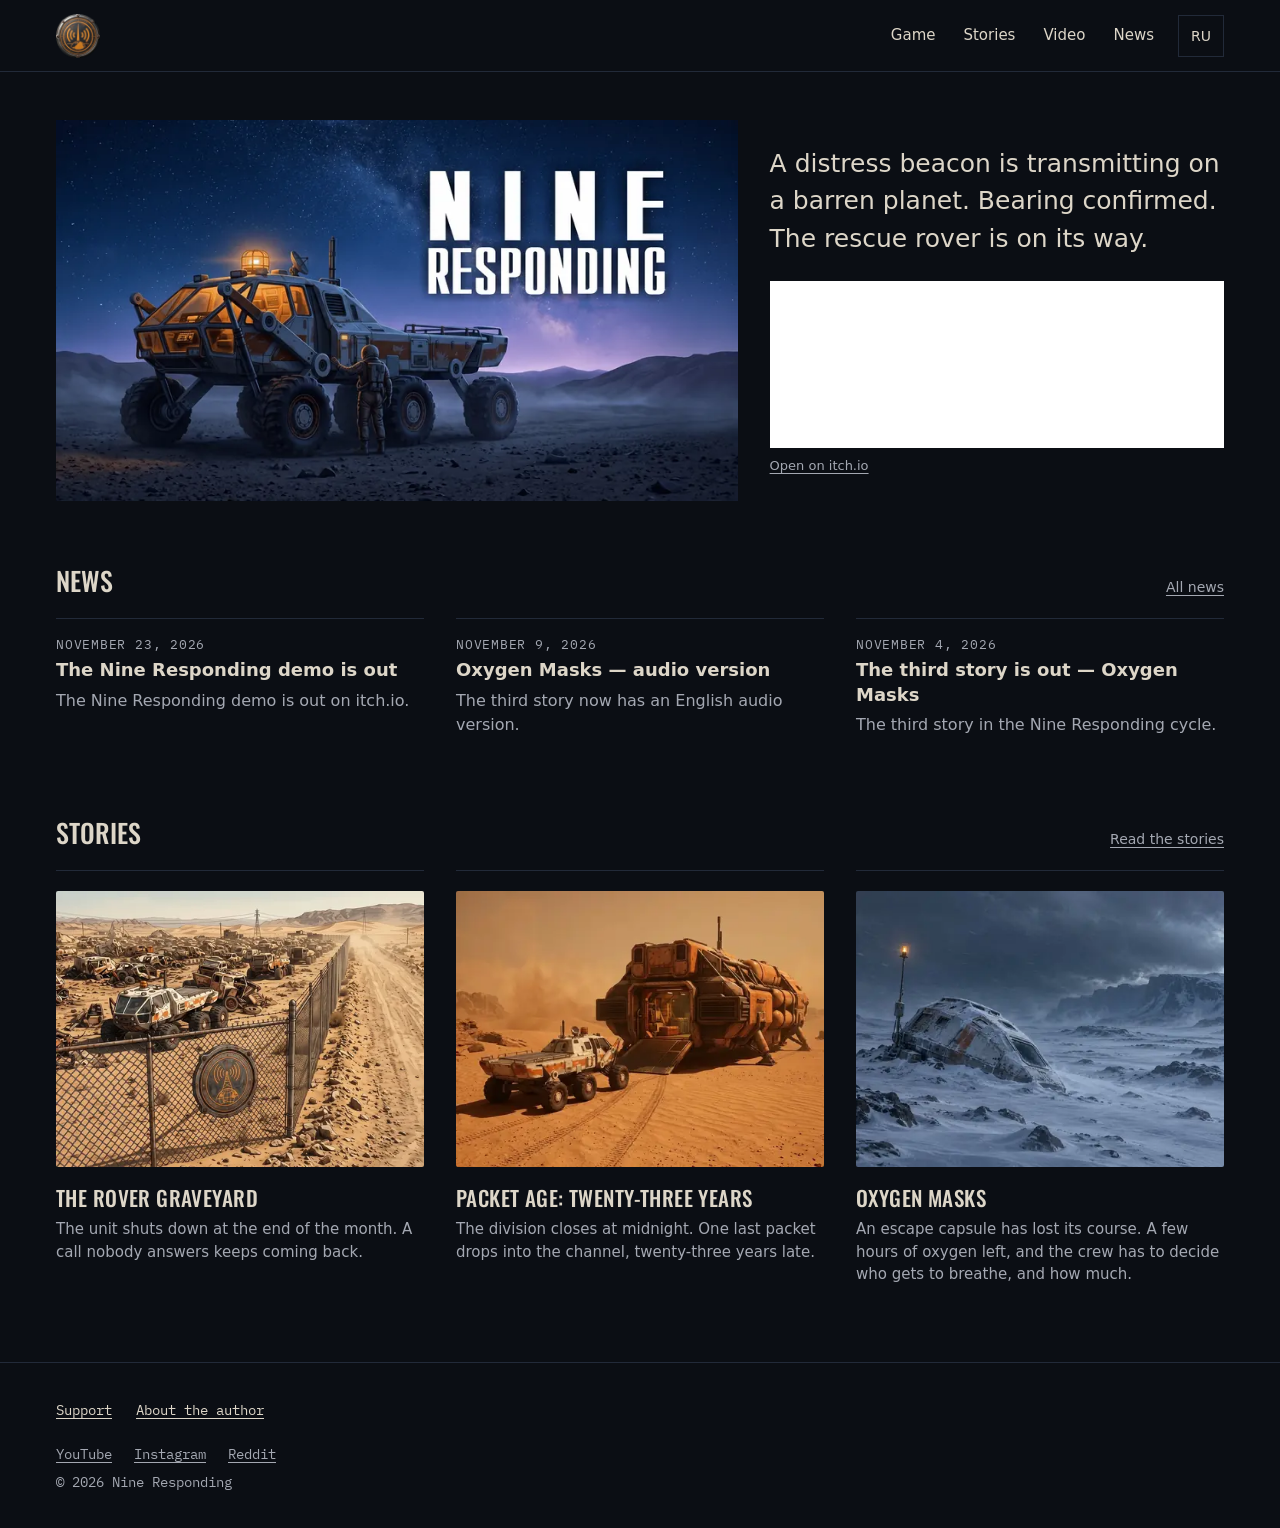
<file: index.html>
<!doctype html>
<html lang="en">
<head>
<meta charset="utf-8">
<meta name="viewport" content="width=device-width, initial-scale=1">
<title>Nine Responding</title>
<meta name="description" content="A distress beacon is transmitting on a barren planet. Bearing confirmed. The rescue rover is on its way.">
<meta property="og:title" content="Nine Responding">
<meta property="og:description" content="A distress beacon is transmitting on a barren planet. Bearing confirmed. The rescue rover is on its way.">
<meta property="og:type" content="website">
<script type="module" src="https://static.cloudflareinsights.com/beacon.min.js" data-cf-beacon='{"token": "5e5eaa38a6b947d298959b87df65c44a"}'></script>
<link rel="canonical" href="https://nineresponding.com/">
<meta property="og:image" content="https://nineresponding.com/assets/key-art-draft-1600.webp">
<meta name="theme-color" content="#0b0e14">
<link rel="icon" href="/favicon-32.png" type="image/png" sizes="32x32">
<link rel="apple-touch-icon" href="/apple-touch-icon.png">
<link rel="preload" href="/fonts/literata-cyrillic-400-normal.woff2" as="font" type="font/woff2" crossorigin>
<link rel="stylesheet" href="/style.css?v=9d5e55bd">
<script src="/site.js?v=8b418f90" defer></script>
</head>
<body>
<a class="skip" href="#main">Skip to content</a>
<header class="site-header">
  <a class="logo" href="/" aria-label="Nine Responding">
    <img src="/assets/emblem-mark.webp" width="48" height="48" alt="">
  </a>
  <button class="menu-toggle" type="button" aria-expanded="false" aria-controls="site-nav" hidden>Menu</button>
  <nav class="site-nav" id="site-nav" aria-label="Menu"><a href="/game/">Game</a><a href="/stories/">Stories</a><a href="/video/">Video</a><a href="/news/">News</a></nav>
  <a class="lang" href="https://9resp.ru/" hreflang="ru" aria-label="Русская версия">RU</a>
</header>
<main id="main">
<section class="hero wide" aria-labelledby="home-title"><h1 class="visually-hidden" id="home-title">Nine Responding</h1><img class="hero-art" src="/assets/key-art-draft-800.webp" srcset="/assets/key-art-draft-800.webp 800w, /assets/key-art-draft-1600.webp 1600w" sizes="(min-width: 1000px) 60vw, 100vw" width="1600" height="893" alt="A six-wheeled rover with an amber beacon and a person in a spacesuit on a night plain under a starry sky" fetchpriority="high"><div class="hero-text"><p class="logline">A distress beacon is transmitting on a barren planet. Bearing confirmed. The rescue rover is on its way.</p><div class="itch-widget"><iframe src="https://itch.io/embed/5414124?bg_color=121824&amp;fg_color=ddd6c8&amp;link_color=b8741a&amp;border_color=222a39" width="552" height="167" title="Download the demo — itch.io"></iframe><a class="itch-fallback" href="https://slowcontact.itch.io/nineresponding" rel="noopener" target="_blank">Open on itch.io</a></div></div></section>
<section class="wide home-section"><div class="section-heading"><h2>News</h2><a href="/news/">All news</a></div><ul class="news home-news"><li><p class="meta">November 23, 2026</p><h3><a href="/news/#news-2026-11-23-demo-out">The Nine Responding demo is out</a></h3><p class="news-summary">The Nine Responding demo is out on itch.io.</p></li><li><p class="meta">November 9, 2026</p><h3><a href="/news/#news-2026-11-09-oxygen-masks-audio">Oxygen Masks — audio version</a></h3><p class="news-summary">The third story now has an English audio version.</p></li><li><p class="meta">November 4, 2026</p><h3><a href="/news/#news-2026-11-04-third-story">The third story is out — Oxygen Masks</a></h3><p class="news-summary">The third story in the Nine Responding cycle.</p></li></ul></section>
<section class="wide home-section"><div class="section-heading"><h2>Stories</h2><a href="/stories/">Read the stories</a></div><ul class="cards home-stories"><li class="card"><a href="/stories/01-rover-graveyard/"><img class="card-thumb" src="/assets/stories/01-rover-graveyard/thumb.webp" width="480" height="360" alt="" loading="lazy" decoding="async"><div class="card-text"><p class="meta">No.01 · read 17 min · listen 28 min</p><h3 class="card-title">The Rover Graveyard</h3><p class="card-summary">The unit shuts down at the end of the month. A call nobody answers keeps coming back.</p></div></a></li><li class="card"><a href="/stories/02-packet-age/"><img class="card-thumb" src="/assets/stories/02-packet-age/thumb.webp" width="480" height="360" alt="" loading="lazy" decoding="async"><div class="card-text"><p class="meta">No.02 · read 22 min · listen 34 min</p><h3 class="card-title">Packet Age: Twenty-Three Years</h3><p class="card-summary">The division closes at midnight. One last packet drops into the channel, twenty-three years late.</p></div></a></li><li class="card"><a href="/stories/03-oxygen-masks/"><img class="card-thumb" src="/assets/stories/03-oxygen-masks/thumb.webp" width="480" height="360" alt="" loading="lazy" decoding="async"><div class="card-text"><p class="meta">No.03 · read 28 min · listen 45 min</p><h3 class="card-title">Oxygen Masks</h3><p class="card-summary">An escape capsule has lost its course. A few hours of oxygen left, and the crew has to decide who gets to breathe, and how much.</p></div></a></li></ul></section>
</main>
<footer class="site-footer">
  <div class="footer-links"><a href="/support/">Support</a><a href="/about/">About the author</a></div>
  <p class="socials"><a href="https://www.youtube.com/channel/UCDB4anseFL0eSQk6nNHwFkQ" rel="noopener" target="_blank">YouTube</a> <a href="https://www.instagram.com/nineresponding/" rel="noopener" target="_blank">Instagram</a> <a href="https://www.reddit.com/r/NineResponding/" rel="noopener" target="_blank">Reddit</a></p>
  <p>© 2026 Nine Responding</p>
</footer>
</body>
</html>
</file>
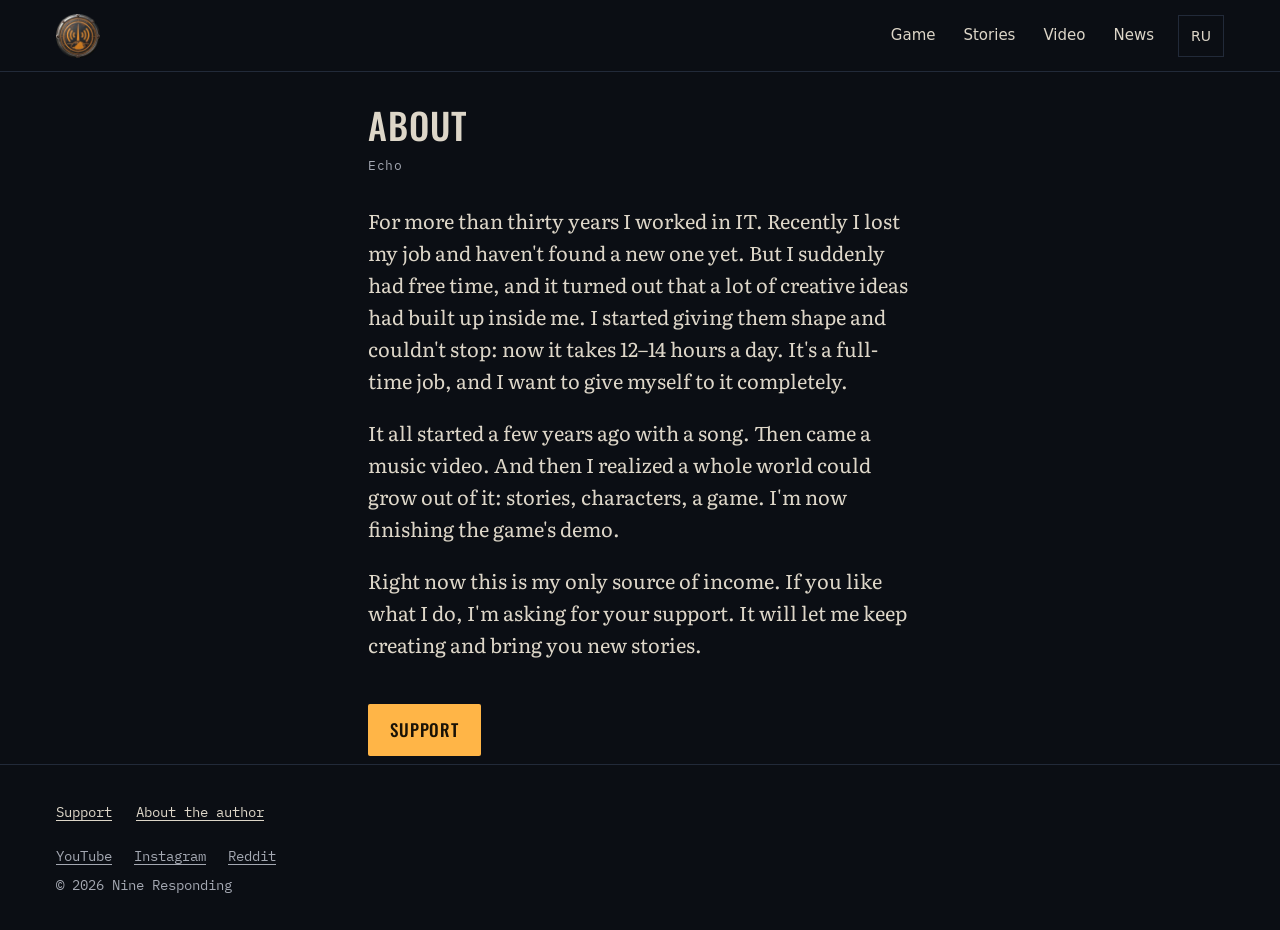
<file: about/index.html>
<!doctype html>
<html lang="en">
<head>
<meta charset="utf-8">
<meta name="viewport" content="width=device-width, initial-scale=1">
<title>About — Nine Responding</title>
<meta name="description" content="Nobody else will go. You&#x27;re the rescue. The machine is barely holding together, the odds are bad, and someone out there is still calling.">
<meta property="og:title" content="About">
<meta property="og:description" content="Nobody else will go. You&#x27;re the rescue. The machine is barely holding together, the odds are bad, and someone out there is still calling.">
<meta property="og:type" content="website">
<script type="module" src="https://static.cloudflareinsights.com/beacon.min.js" data-cf-beacon='{"token": "5e5eaa38a6b947d298959b87df65c44a"}'></script>
<link rel="canonical" href="https://nineresponding.com/about/">
<meta property="og:image" content="https://nineresponding.com/assets/key-art-draft-1600.webp">
<meta name="theme-color" content="#0b0e14">
<link rel="icon" href="/favicon-32.png" type="image/png" sizes="32x32">
<link rel="apple-touch-icon" href="/apple-touch-icon.png">
<link rel="preload" href="/fonts/literata-cyrillic-400-normal.woff2" as="font" type="font/woff2" crossorigin>
<link rel="stylesheet" href="/style.css?v=9d5e55bd">
<script src="/site.js?v=8b418f90" defer></script>
</head>
<body>
<a class="skip" href="#main">Skip to content</a>
<header class="site-header">
  <a class="logo" href="/" aria-label="Nine Responding">
    <img src="/assets/emblem-mark.webp" width="48" height="48" alt="">
  </a>
  <button class="menu-toggle" type="button" aria-expanded="false" aria-controls="site-nav" hidden>Menu</button>
  <nav class="site-nav" id="site-nav" aria-label="Menu"><a href="/game/">Game</a><a href="/stories/">Stories</a><a href="/video/">Video</a><a href="/news/">News</a></nav>
  <a class="lang" href="https://9resp.ru/about/" hreflang="ru" aria-label="Русская версия">RU</a>
</header>
<main id="main">
<div class="wrap about"><h1 class="page-title">About</h1><p class="byline">Echo</p><p>For more than thirty years I worked in IT. Recently I lost my job and haven't found a new one yet. But I suddenly had free time, and it turned out that a lot of creative ideas had built up inside me. I started giving them shape and couldn't stop: now it takes 12–14 hours a day. It's a full-time job, and I want to give myself to it completely.</p><p>It all started a few years ago with a song. Then came a music video. And then I realized a whole world could grow out of it: stories, characters, a game. I'm now finishing the game's demo.</p><p>Right now this is my only source of income. If you like what I do, I'm asking for your support. It will let me keep creating and bring you new stories.</p><a class="btn btn-primary" href="/support/">Support</a></div>
</main>
<footer class="site-footer">
  <div class="footer-links"><a href="/support/">Support</a><a href="/about/">About the author</a></div>
  <p class="socials"><a href="https://www.youtube.com/channel/UCDB4anseFL0eSQk6nNHwFkQ" rel="noopener" target="_blank">YouTube</a> <a href="https://www.instagram.com/nineresponding/" rel="noopener" target="_blank">Instagram</a> <a href="https://www.reddit.com/r/NineResponding/" rel="noopener" target="_blank">Reddit</a></p>
  <p>© 2026 Nine Responding</p>
</footer>
</body>
</html>
</file>
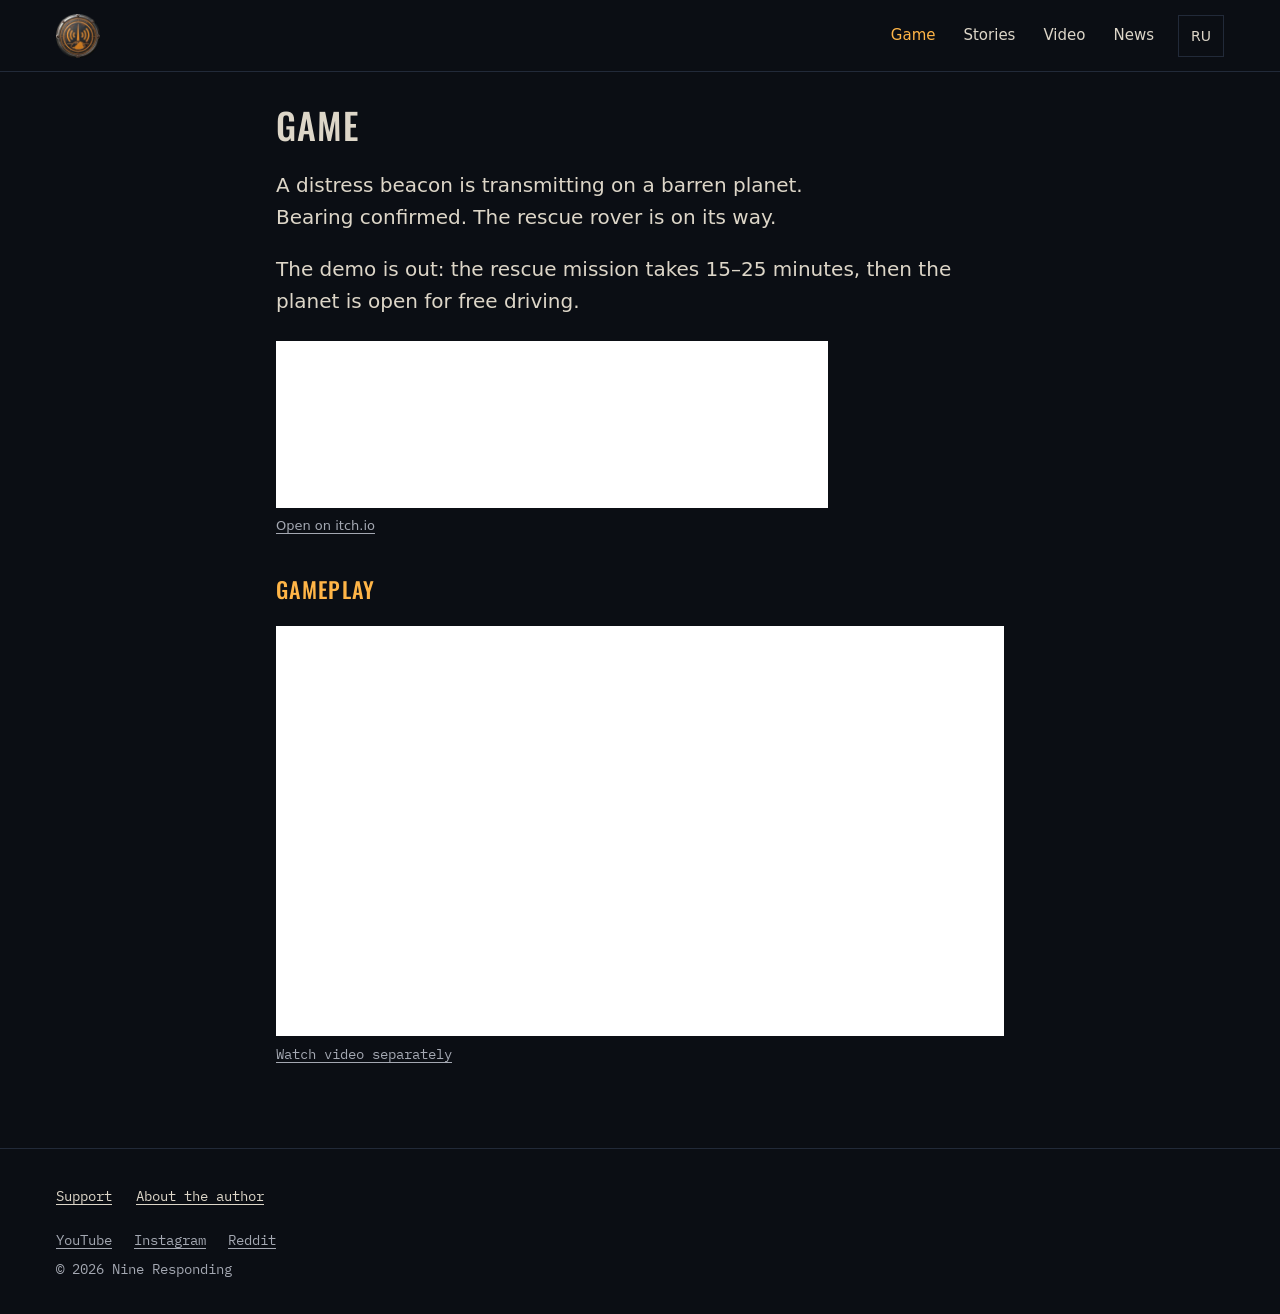
<file: game/index.html>
<!doctype html>
<html lang="en">
<head>
<meta charset="utf-8">
<meta name="viewport" content="width=device-width, initial-scale=1">
<title>Game — Nine Responding</title>
<meta name="description" content="A distress beacon is transmitting on a barren planet. Bearing confirmed. The rescue rover is on its way.">
<meta property="og:title" content="Game">
<meta property="og:description" content="A distress beacon is transmitting on a barren planet. Bearing confirmed. The rescue rover is on its way.">
<meta property="og:type" content="website">
<script type="module" src="https://static.cloudflareinsights.com/beacon.min.js" data-cf-beacon='{"token": "5e5eaa38a6b947d298959b87df65c44a"}'></script>
<link rel="canonical" href="https://nineresponding.com/game/">
<meta property="og:image" content="https://nineresponding.com/assets/key-art-draft-1600.webp">
<meta name="theme-color" content="#0b0e14">
<link rel="icon" href="/favicon-32.png" type="image/png" sizes="32x32">
<link rel="apple-touch-icon" href="/apple-touch-icon.png">
<link rel="preload" href="/fonts/literata-cyrillic-400-normal.woff2" as="font" type="font/woff2" crossorigin>
<link rel="stylesheet" href="/style.css?v=9d5e55bd">
<script src="/site.js?v=8b418f90" defer></script>
</head>
<body>
<a class="skip" href="#main">Skip to content</a>
<header class="site-header">
  <a class="logo" href="/" aria-label="Nine Responding">
    <img src="/assets/emblem-mark.webp" width="48" height="48" alt="">
  </a>
  <button class="menu-toggle" type="button" aria-expanded="false" aria-controls="site-nav" hidden>Menu</button>
  <nav class="site-nav" id="site-nav" aria-label="Menu"><a href="/game/" aria-current="page">Game</a><a href="/stories/">Stories</a><a href="/video/">Video</a><a href="/news/">News</a></nav>
  <a class="lang" href="https://9resp.ru/game/" hreflang="ru" aria-label="Русская версия">RU</a>
</header>
<main id="main">
<div class="wrap game"><h1 class="page-title">Game</h1><p class="lead">A distress beacon is transmitting on a barren planet. Bearing confirmed. The rescue rover is on its way.</p><p>The demo is out: the rescue mission takes 15–25 minutes, then the planet is open for free driving.</p><div class="demo-follow"><a class="quiet" href="https://www.reddit.com/r/NineResponding/">Follow on Reddit</a></div><div class="itch-widget"><iframe src="https://itch.io/embed/5414124?bg_color=121824&amp;fg_color=ddd6c8&amp;link_color=b8741a&amp;border_color=222a39" width="552" height="167" title="Download the demo — itch.io"></iframe><a class="itch-fallback" href="https://slowcontact.itch.io/nineresponding" rel="noopener" target="_blank">Open on itch.io</a></div><section class="clip" id="gameplay"><h2 class="section-title">Gameplay</h2><div class="video"><iframe src="https://www.youtube-nocookie.com/embed/0EHQf224H6Q" title="Gameplay" loading="lazy" allow="encrypted-media; fullscreen; picture-in-picture" allowfullscreen></iframe></div><p><a class="quiet" href="https://www.youtube.com/watch?v=0EHQf224H6Q" rel="noopener" target="_blank">Watch video separately</a></p></section></div>
</main>
<footer class="site-footer">
  <div class="footer-links"><a href="/support/">Support</a><a href="/about/">About the author</a></div>
  <p class="socials"><a href="https://www.youtube.com/channel/UCDB4anseFL0eSQk6nNHwFkQ" rel="noopener" target="_blank">YouTube</a> <a href="https://www.instagram.com/nineresponding/" rel="noopener" target="_blank">Instagram</a> <a href="https://www.reddit.com/r/NineResponding/" rel="noopener" target="_blank">Reddit</a></p>
  <p>© 2026 Nine Responding</p>
</footer>
</body>
</html>
</file>
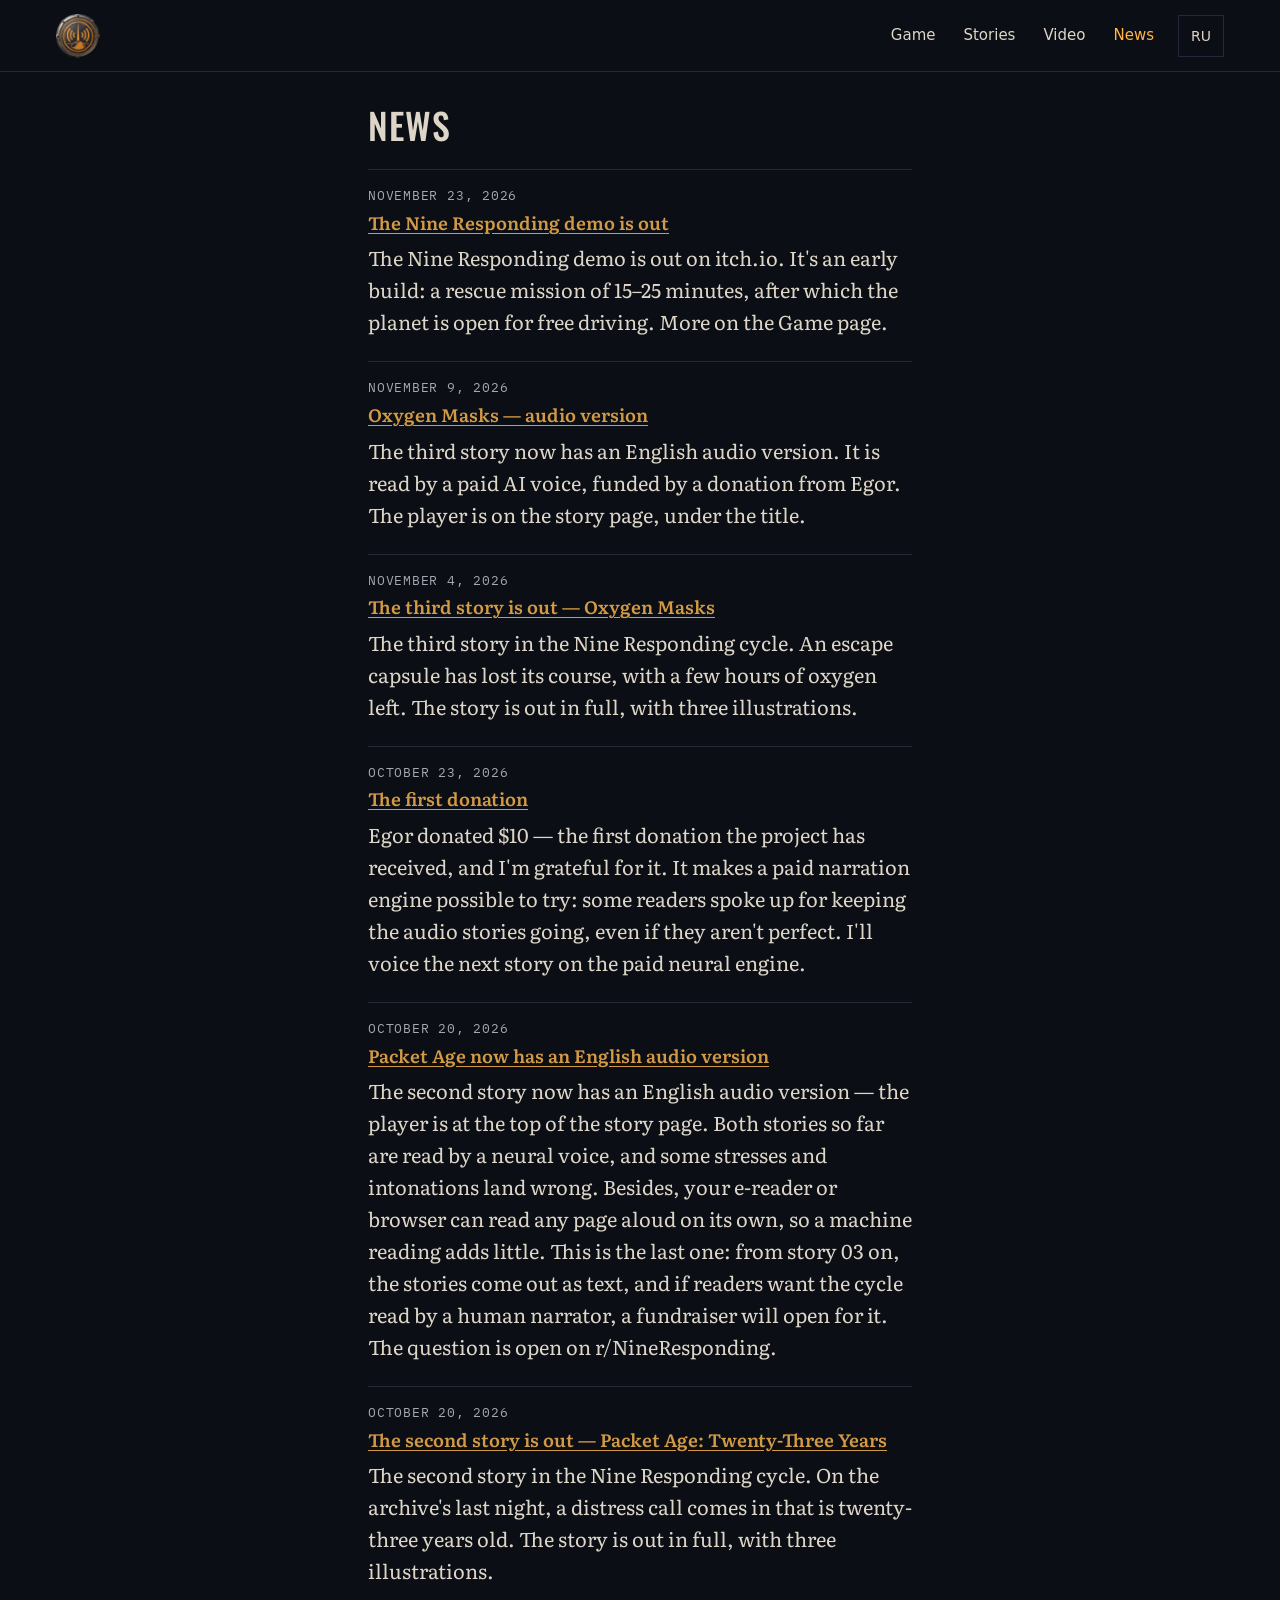
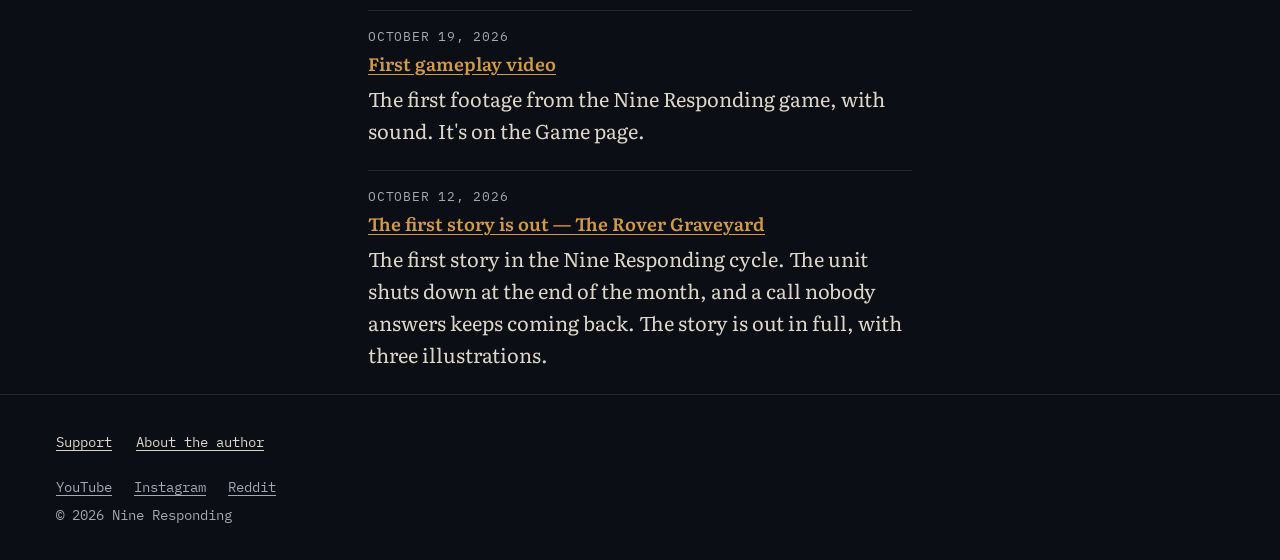
<file: news/index.html>
<!doctype html>
<html lang="en">
<head>
<meta charset="utf-8">
<meta name="viewport" content="width=device-width, initial-scale=1">
<title>News — Nine Responding</title>
<meta name="description" content="Nobody else will go. You&#x27;re the rescue. The machine is barely holding together, the odds are bad, and someone out there is still calling.">
<meta property="og:title" content="News">
<meta property="og:description" content="Nobody else will go. You&#x27;re the rescue. The machine is barely holding together, the odds are bad, and someone out there is still calling.">
<meta property="og:type" content="website">
<script type="module" src="https://static.cloudflareinsights.com/beacon.min.js" data-cf-beacon='{"token": "5e5eaa38a6b947d298959b87df65c44a"}'></script>
<link rel="canonical" href="https://nineresponding.com/news/">
<meta property="og:image" content="https://nineresponding.com/assets/key-art-draft-1600.webp">
<meta name="theme-color" content="#0b0e14">
<link rel="icon" href="/favicon-32.png" type="image/png" sizes="32x32">
<link rel="apple-touch-icon" href="/apple-touch-icon.png">
<link rel="preload" href="/fonts/literata-cyrillic-400-normal.woff2" as="font" type="font/woff2" crossorigin>
<link rel="stylesheet" href="/style.css?v=9d5e55bd">
<script src="/site.js?v=8b418f90" defer></script>
</head>
<body>
<a class="skip" href="#main">Skip to content</a>
<header class="site-header">
  <a class="logo" href="/" aria-label="Nine Responding">
    <img src="/assets/emblem-mark.webp" width="48" height="48" alt="">
  </a>
  <button class="menu-toggle" type="button" aria-expanded="false" aria-controls="site-nav" hidden>Menu</button>
  <nav class="site-nav" id="site-nav" aria-label="Menu"><a href="/game/">Game</a><a href="/stories/">Stories</a><a href="/video/">Video</a><a href="/news/" aria-current="page">News</a></nav>
  <a class="lang" href="https://9resp.ru/news/" hreflang="ru" aria-label="Русская версия">RU</a>
</header>
<main id="main">
<div class="wrap"><h1 class="page-title">News</h1><ul class="news"><li id="news-2026-11-23-demo-out"><p class="meta">November 23, 2026</p><h3><a href="https://slowcontact.itch.io/nineresponding">The Nine Responding demo is out</a></h3><p>The Nine Responding demo is out on itch.io. It's an early build: a rescue mission of 15–25 minutes, after which the planet is open for free driving. More on the Game page.</p></li><li id="news-2026-11-09-oxygen-masks-audio"><p class="meta">November 9, 2026</p><h3><a href="/stories/03-oxygen-masks/">Oxygen Masks — audio version</a></h3><p>The third story now has an English audio version. It is read by a paid AI voice, funded by a donation from Egor. The player is on the story page, under the title.</p></li><li id="news-2026-11-04-third-story"><p class="meta">November 4, 2026</p><h3><a href="/stories/03-oxygen-masks/">The third story is out — Oxygen Masks</a></h3><p>The third story in the Nine Responding cycle. An escape capsule has lost its course, with a few hours of oxygen left. The story is out in full, with three illustrations.</p></li><li id="news-2026-10-23-first-donation"><p class="meta">October 23, 2026</p><h3><a href="/support/">The first donation</a></h3><p>Egor donated $10 — the first donation the project has received, and I'm grateful for it. It makes a paid narration engine possible to try: some readers spoke up for keeping the audio stories going, even if they aren't perfect. I'll voice the next story on the paid neural engine.</p></li><li id="news-2026-10-20-audio-en"><p class="meta">October 20, 2026</p><h3><a href="https://www.reddit.com/r/NineResponding/comments/1xal564/audio_for_packet_age_is_up_and_its_the_last_one/">Packet Age now has an English audio version</a></h3><p>The second story now has an English audio version — the player is at the top of the story page. Both stories so far are read by a neural voice, and some stresses and intonations land wrong. Besides, your e-reader or browser can read any page aloud on its own, so a machine reading adds little. This is the last one: from story 03 on, the stories come out as text, and if readers want the cycle read by a human narrator, a fundraiser will open for it. The question is open on r/NineResponding.</p></li><li id="news-2026-10-20-second-story"><p class="meta">October 20, 2026</p><h3><a href="/stories/02-packet-age/">The second story is out — Packet Age: Twenty-Three Years</a></h3><p>The second story in the Nine Responding cycle. On the archive's last night, a distress call comes in that is twenty-three years old. The story is out in full, with three illustrations.</p></li><li id="news-2026-10-19-gameplay"><p class="meta">October 19, 2026</p><h3><a href="/game/">First gameplay video</a></h3><p>The first footage from the Nine Responding game, with sound. It's on the Game page.</p></li><li id="news-2026-10-12-first-story"><p class="meta">October 12, 2026</p><h3><a href="/stories/01-rover-graveyard/">The first story is out — The Rover Graveyard</a></h3><p>The first story in the Nine Responding cycle. The unit shuts down at the end of the month, and a call nobody answers keeps coming back. The story is out in full, with three illustrations.</p></li></ul></div>
</main>
<footer class="site-footer">
  <div class="footer-links"><a href="/support/">Support</a><a href="/about/">About the author</a></div>
  <p class="socials"><a href="https://www.youtube.com/channel/UCDB4anseFL0eSQk6nNHwFkQ" rel="noopener" target="_blank">YouTube</a> <a href="https://www.instagram.com/nineresponding/" rel="noopener" target="_blank">Instagram</a> <a href="https://www.reddit.com/r/NineResponding/" rel="noopener" target="_blank">Reddit</a></p>
  <p>© 2026 Nine Responding</p>
</footer>
</body>
</html>
</file>
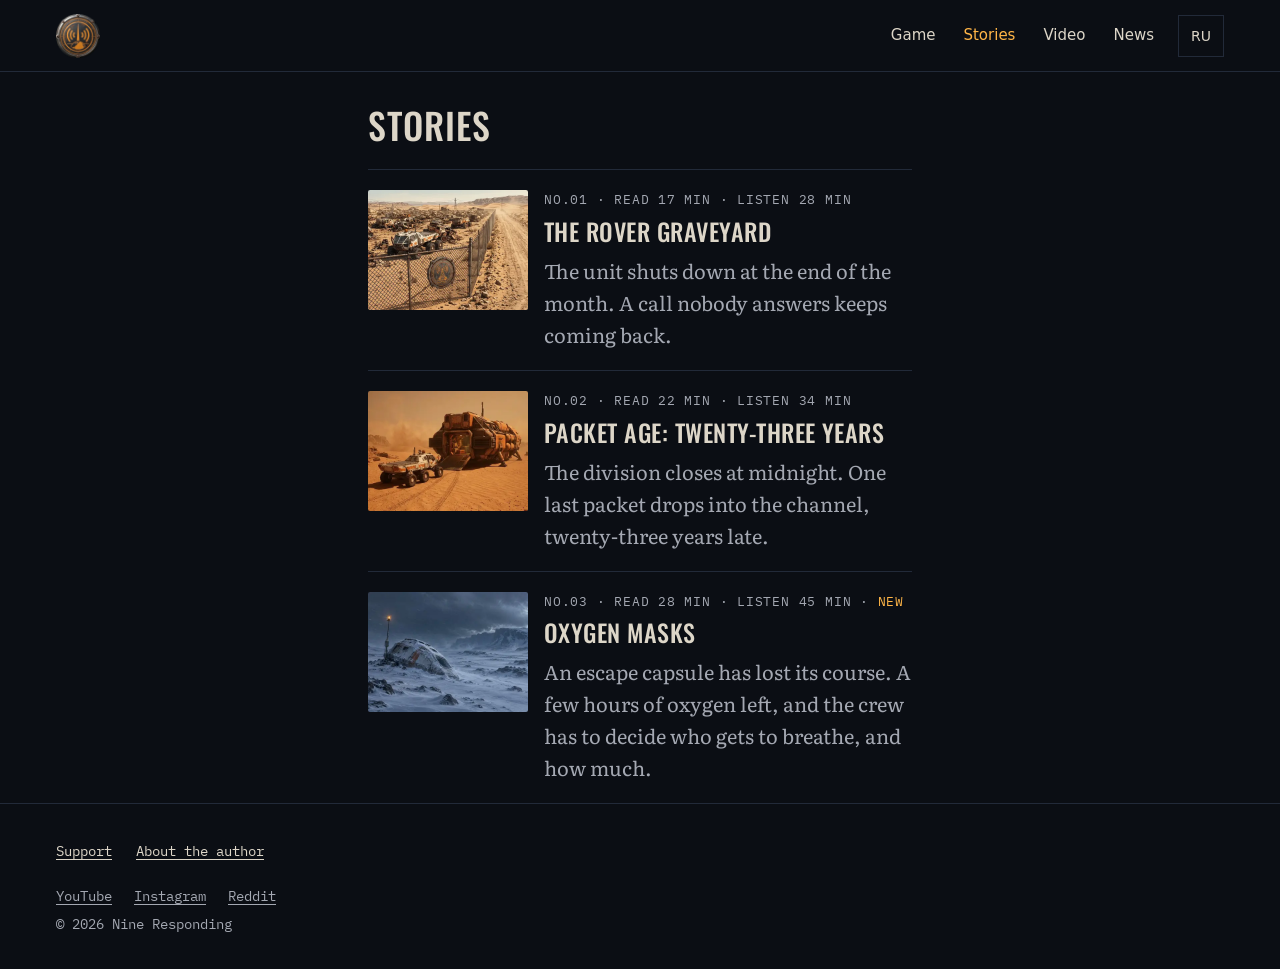
<file: stories/index.html>
<!doctype html>
<html lang="en">
<head>
<meta charset="utf-8">
<meta name="viewport" content="width=device-width, initial-scale=1">
<title>Stories — Nine Responding</title>
<meta name="description" content="Nobody else will go. You&#x27;re the rescue. The machine is barely holding together, the odds are bad, and someone out there is still calling.">
<meta property="og:title" content="Stories">
<meta property="og:description" content="Nobody else will go. You&#x27;re the rescue. The machine is barely holding together, the odds are bad, and someone out there is still calling.">
<meta property="og:type" content="website">
<script type="module" src="https://static.cloudflareinsights.com/beacon.min.js" data-cf-beacon='{"token": "5e5eaa38a6b947d298959b87df65c44a"}'></script>
<link rel="canonical" href="https://nineresponding.com/stories/">
<meta property="og:image" content="https://nineresponding.com/assets/key-art-draft-1600.webp">
<meta name="theme-color" content="#0b0e14">
<link rel="icon" href="/favicon-32.png" type="image/png" sizes="32x32">
<link rel="apple-touch-icon" href="/apple-touch-icon.png">
<link rel="preload" href="/fonts/literata-cyrillic-400-normal.woff2" as="font" type="font/woff2" crossorigin>
<link rel="stylesheet" href="/style.css?v=9d5e55bd">
<script src="/site.js?v=8b418f90" defer></script>
</head>
<body>
<a class="skip" href="#main">Skip to content</a>
<header class="site-header">
  <a class="logo" href="/" aria-label="Nine Responding">
    <img src="/assets/emblem-mark.webp" width="48" height="48" alt="">
  </a>
  <button class="menu-toggle" type="button" aria-expanded="false" aria-controls="site-nav" hidden>Menu</button>
  <nav class="site-nav" id="site-nav" aria-label="Menu"><a href="/game/">Game</a><a href="/stories/" aria-current="page">Stories</a><a href="/video/">Video</a><a href="/news/">News</a></nav>
  <a class="lang" href="https://9resp.ru/stories/" hreflang="ru" aria-label="Русская версия">RU</a>
</header>
<main id="main">
<div class="wrap"><h1 class="page-title">Stories</h1><ul class="cards"><li class="card"><a href="/stories/01-rover-graveyard/"><img class="card-thumb" src="/assets/stories/01-rover-graveyard/thumb.webp" width="480" height="360" alt="" loading="lazy" decoding="async"><div class="card-text"><p class="meta">No.01 · read 17 min · listen 28 min</p><h2 class="card-title">The Rover Graveyard</h2><p class="card-summary">The unit shuts down at the end of the month. A call nobody answers keeps coming back.</p></div></a></li><li class="card"><a href="/stories/02-packet-age/"><img class="card-thumb" src="/assets/stories/02-packet-age/thumb.webp" width="480" height="360" alt="" loading="lazy" decoding="async"><div class="card-text"><p class="meta">No.02 · read 22 min · listen 34 min</p><h2 class="card-title">Packet Age: Twenty-Three Years</h2><p class="card-summary">The division closes at midnight. One last packet drops into the channel, twenty-three years late.</p></div></a></li><li class="card"><a href="/stories/03-oxygen-masks/"><img class="card-thumb" src="/assets/stories/03-oxygen-masks/thumb.webp" width="480" height="360" alt="" loading="lazy" decoding="async"><div class="card-text"><p class="meta">No.03 · read 28 min · listen 45 min · <span class="new-mark">new</span></p><h2 class="card-title">Oxygen Masks</h2><p class="card-summary">An escape capsule has lost its course. A few hours of oxygen left, and the crew has to decide who gets to breathe, and how much.</p></div></a></li></ul></div>
</main>
<footer class="site-footer">
  <div class="footer-links"><a href="/support/">Support</a><a href="/about/">About the author</a></div>
  <p class="socials"><a href="https://www.youtube.com/channel/UCDB4anseFL0eSQk6nNHwFkQ" rel="noopener" target="_blank">YouTube</a> <a href="https://www.instagram.com/nineresponding/" rel="noopener" target="_blank">Instagram</a> <a href="https://www.reddit.com/r/NineResponding/" rel="noopener" target="_blank">Reddit</a></p>
  <p>© 2026 Nine Responding</p>
</footer>
</body>
</html>
</file>
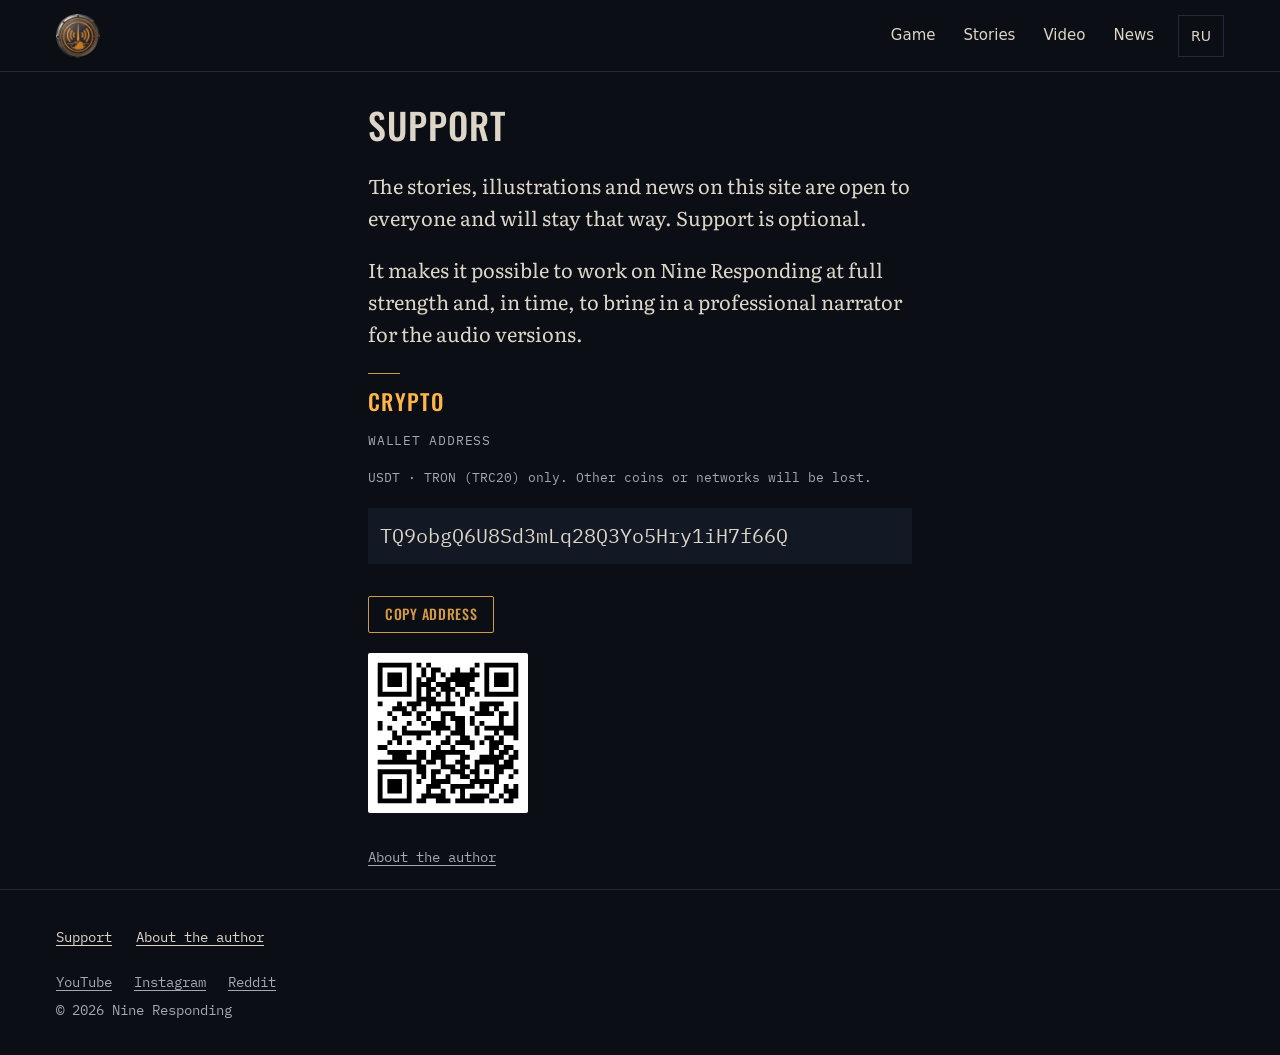
<file: support/index.html>
<!doctype html>
<html lang="en">
<head>
<meta charset="utf-8">
<meta name="viewport" content="width=device-width, initial-scale=1">
<title>Support — Nine Responding</title>
<meta name="description" content="The stories, illustrations and news on this site are open to everyone and will stay that way. Support is optional.">
<meta property="og:title" content="Support">
<meta property="og:description" content="The stories, illustrations and news on this site are open to everyone and will stay that way. Support is optional.">
<meta property="og:type" content="website">
<script type="module" src="https://static.cloudflareinsights.com/beacon.min.js" data-cf-beacon='{"token": "5e5eaa38a6b947d298959b87df65c44a"}'></script>
<link rel="canonical" href="https://nineresponding.com/support/">
<meta property="og:image" content="https://nineresponding.com/assets/key-art-draft-1600.webp">
<meta name="theme-color" content="#0b0e14">
<link rel="icon" href="/favicon-32.png" type="image/png" sizes="32x32">
<link rel="apple-touch-icon" href="/apple-touch-icon.png">
<link rel="preload" href="/fonts/literata-cyrillic-400-normal.woff2" as="font" type="font/woff2" crossorigin>
<link rel="stylesheet" href="/style.css?v=9d5e55bd">
<script src="/site.js?v=8b418f90" defer></script>
</head>
<body>
<a class="skip" href="#main">Skip to content</a>
<header class="site-header">
  <a class="logo" href="/" aria-label="Nine Responding">
    <img src="/assets/emblem-mark.webp" width="48" height="48" alt="">
  </a>
  <button class="menu-toggle" type="button" aria-expanded="false" aria-controls="site-nav" hidden>Menu</button>
  <nav class="site-nav" id="site-nav" aria-label="Menu"><a href="/game/">Game</a><a href="/stories/">Stories</a><a href="/video/">Video</a><a href="/news/">News</a></nav>
  <a class="lang" href="https://9resp.ru/support/" hreflang="ru" aria-label="Русская версия">RU</a>
</header>
<main id="main">
<div class="wrap support"><h1 class="page-title">Support</h1><p>The stories, illustrations and news on this site are open to everyone and will stay that way. Support is optional.</p><p>It makes it possible to work on Nine Responding at full strength and, in time, to bring in a professional narrator for the audio versions.</p><div class="wallet-box"><h2 class="wallet-title">Crypto</h2><p class="label">Wallet address</p><p class="note">USDT · TRON (TRC20) only. Other coins or networks will be lost.</p><p class="wallet" id="wallet">TQ9obgQ6U8Sd3mLq28Q3Yo5Hry1iH7f66Q</p><button class="btn btn-secondary copy" type="button" data-copy="wallet" data-done="Copied">Copy address</button><img class="wallet-qr" src="/assets/wallet-qr.svg" width="160" height="160" alt=""></div><p><a class="quiet" href="/about/">About the author</a></p></div>
</main>
<footer class="site-footer">
  <div class="footer-links"><a href="/support/">Support</a><a href="/about/">About the author</a></div>
  <p class="socials"><a href="https://www.youtube.com/channel/UCDB4anseFL0eSQk6nNHwFkQ" rel="noopener" target="_blank">YouTube</a> <a href="https://www.instagram.com/nineresponding/" rel="noopener" target="_blank">Instagram</a> <a href="https://www.reddit.com/r/NineResponding/" rel="noopener" target="_blank">Reddit</a></p>
  <p>© 2026 Nine Responding</p>
</footer>
</body>
</html>
</file>
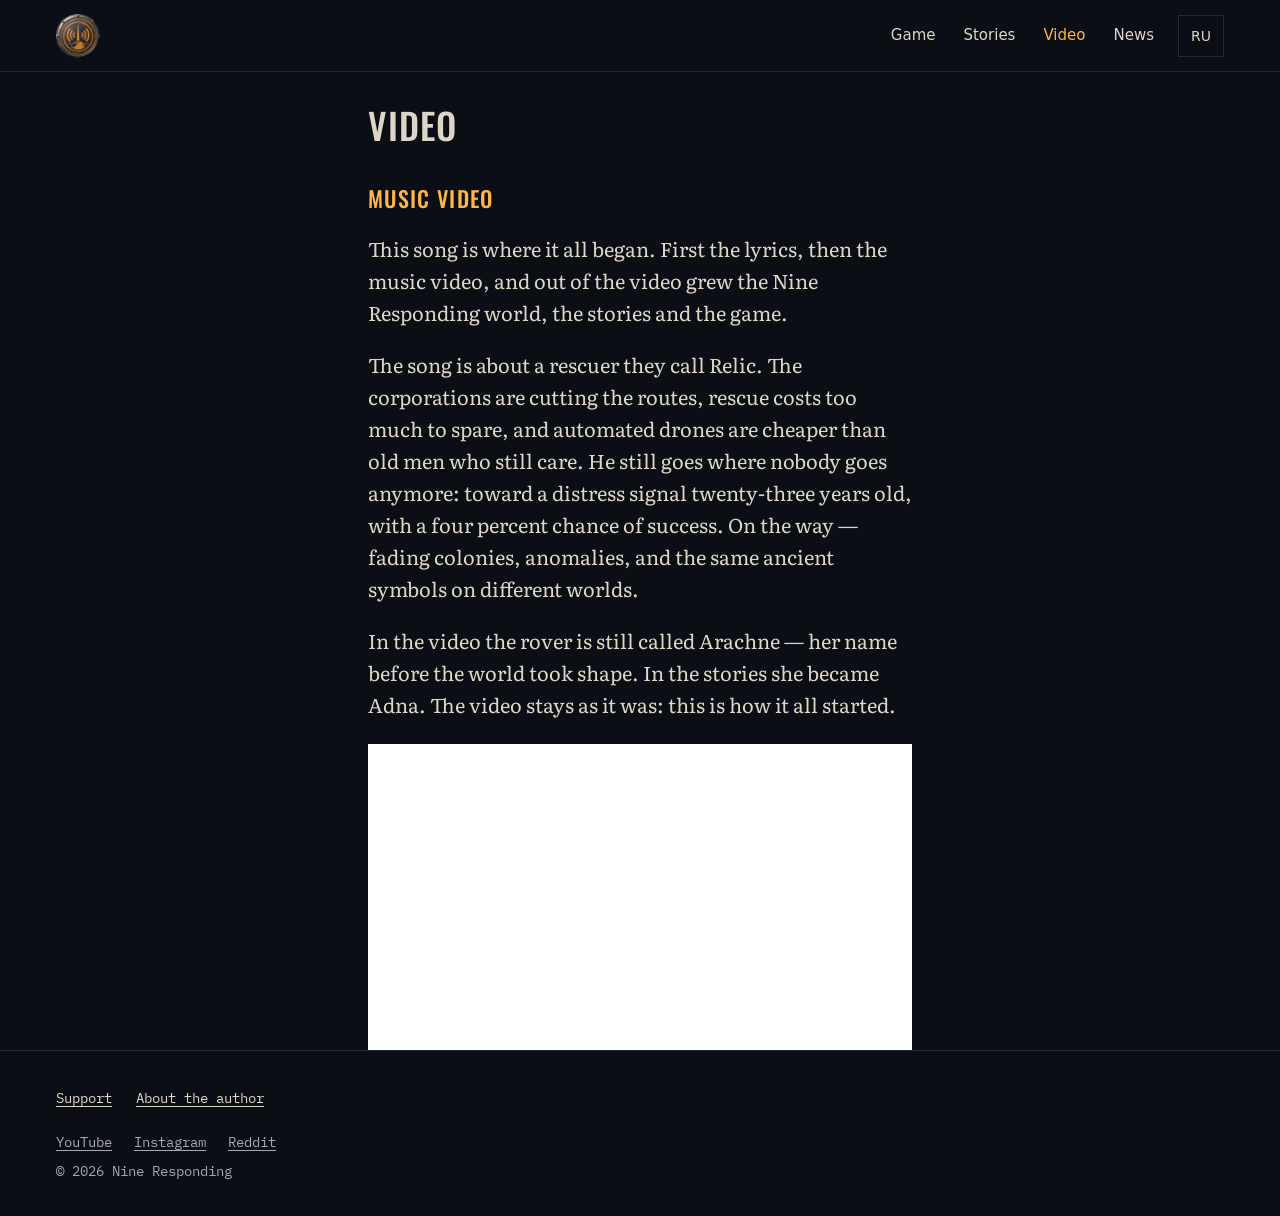
<file: video/index.html>
<!doctype html>
<html lang="en">
<head>
<meta charset="utf-8">
<meta name="viewport" content="width=device-width, initial-scale=1">
<title>Video — Nine Responding</title>
<meta name="description" content="This song is where it all began. First the lyrics, then the music video, and out of the video grew the Nine Responding world, the stories and the game.">
<meta property="og:title" content="Video">
<meta property="og:description" content="This song is where it all began. First the lyrics, then the music video, and out of the video grew the Nine Responding world, the stories and the game.">
<meta property="og:type" content="website">
<script type="module" src="https://static.cloudflareinsights.com/beacon.min.js" data-cf-beacon='{"token": "5e5eaa38a6b947d298959b87df65c44a"}'></script>
<link rel="canonical" href="https://nineresponding.com/video/">
<meta property="og:image" content="https://nineresponding.com/assets/key-art-draft-1600.webp">
<meta name="theme-color" content="#0b0e14">
<link rel="icon" href="/favicon-32.png" type="image/png" sizes="32x32">
<link rel="apple-touch-icon" href="/apple-touch-icon.png">
<link rel="preload" href="/fonts/literata-cyrillic-400-normal.woff2" as="font" type="font/woff2" crossorigin>
<link rel="stylesheet" href="/style.css?v=9d5e55bd">
<script src="/site.js?v=8b418f90" defer></script>
</head>
<body>
<a class="skip" href="#main">Skip to content</a>
<header class="site-header">
  <a class="logo" href="/" aria-label="Nine Responding">
    <img src="/assets/emblem-mark.webp" width="48" height="48" alt="">
  </a>
  <button class="menu-toggle" type="button" aria-expanded="false" aria-controls="site-nav" hidden>Menu</button>
  <nav class="site-nav" id="site-nav" aria-label="Menu"><a href="/game/">Game</a><a href="/stories/">Stories</a><a href="/video/" aria-current="page">Video</a><a href="/news/">News</a></nav>
  <a class="lang" href="https://9resp.ru/video/" hreflang="ru" aria-label="Русская версия">RU</a>
</header>
<main id="main">
<div class="wrap video-page"><h1 class="page-title">Video</h1><section class="clip"><h2 class="section-title">Music video</h2><p>This song is where it all began. First the lyrics, then the music video, and out of the video grew the Nine Responding world, the stories and the game.</p><p>The song is about a rescuer they call Relic. The corporations are cutting the routes, rescue costs too much to spare, and automated drones are cheaper than old men who still care. He still goes where nobody goes anymore: toward a distress signal twenty-three years old, with a four percent chance of success. On the way — fading colonies, anomalies, and the same ancient symbols on different worlds.</p><p>In the video the rover is still called Arachne — her name before the world took shape. In the stories she became Adna. The video stays as it was: this is how it all started.</p><div class="video"><iframe src="https://www.youtube-nocookie.com/embed/KOblpPTDx2w" title="Music video" loading="lazy" allow="encrypted-media; fullscreen; picture-in-picture" allowfullscreen></iframe></div></section></div>
</main>
<footer class="site-footer">
  <div class="footer-links"><a href="/support/">Support</a><a href="/about/">About the author</a></div>
  <p class="socials"><a href="https://www.youtube.com/channel/UCDB4anseFL0eSQk6nNHwFkQ" rel="noopener" target="_blank">YouTube</a> <a href="https://www.instagram.com/nineresponding/" rel="noopener" target="_blank">Instagram</a> <a href="https://www.reddit.com/r/NineResponding/" rel="noopener" target="_blank">Reddit</a></p>
  <p>© 2026 Nine Responding</p>
</footer>
</body>
</html>
</file>
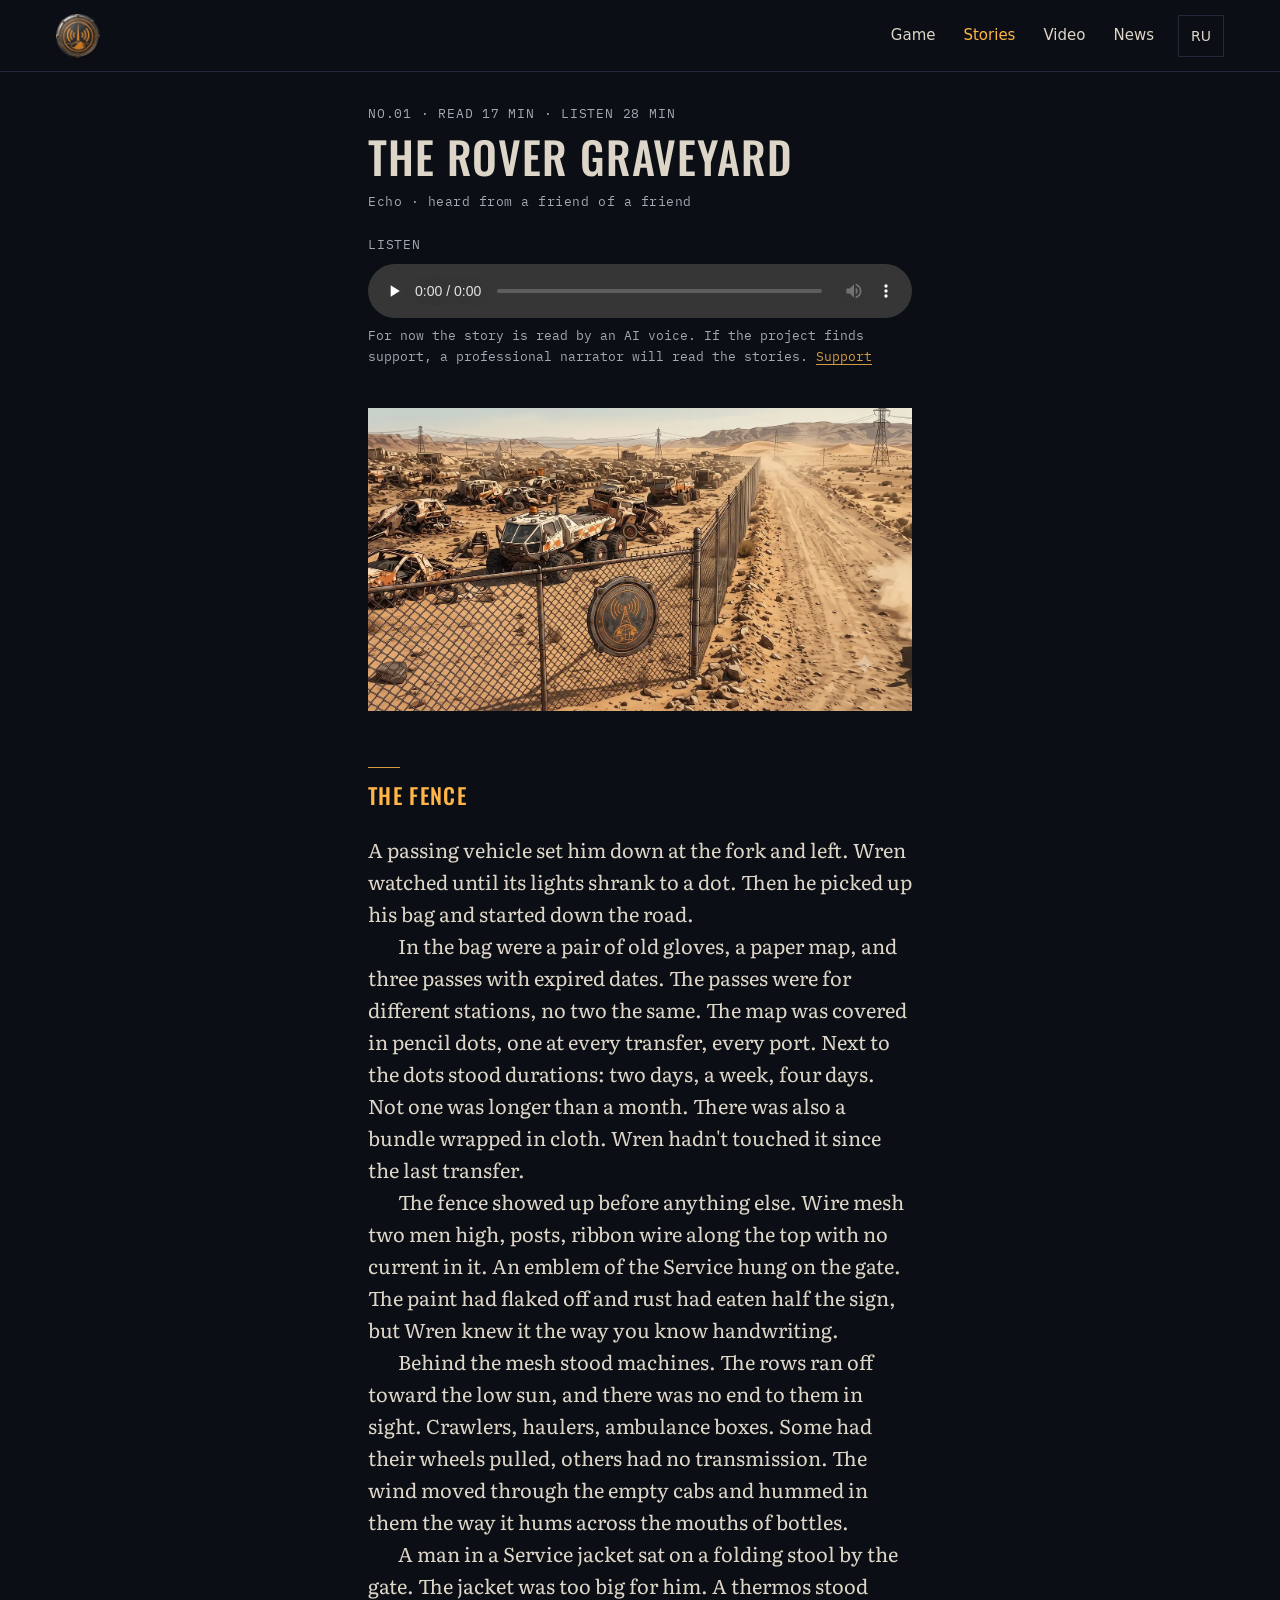
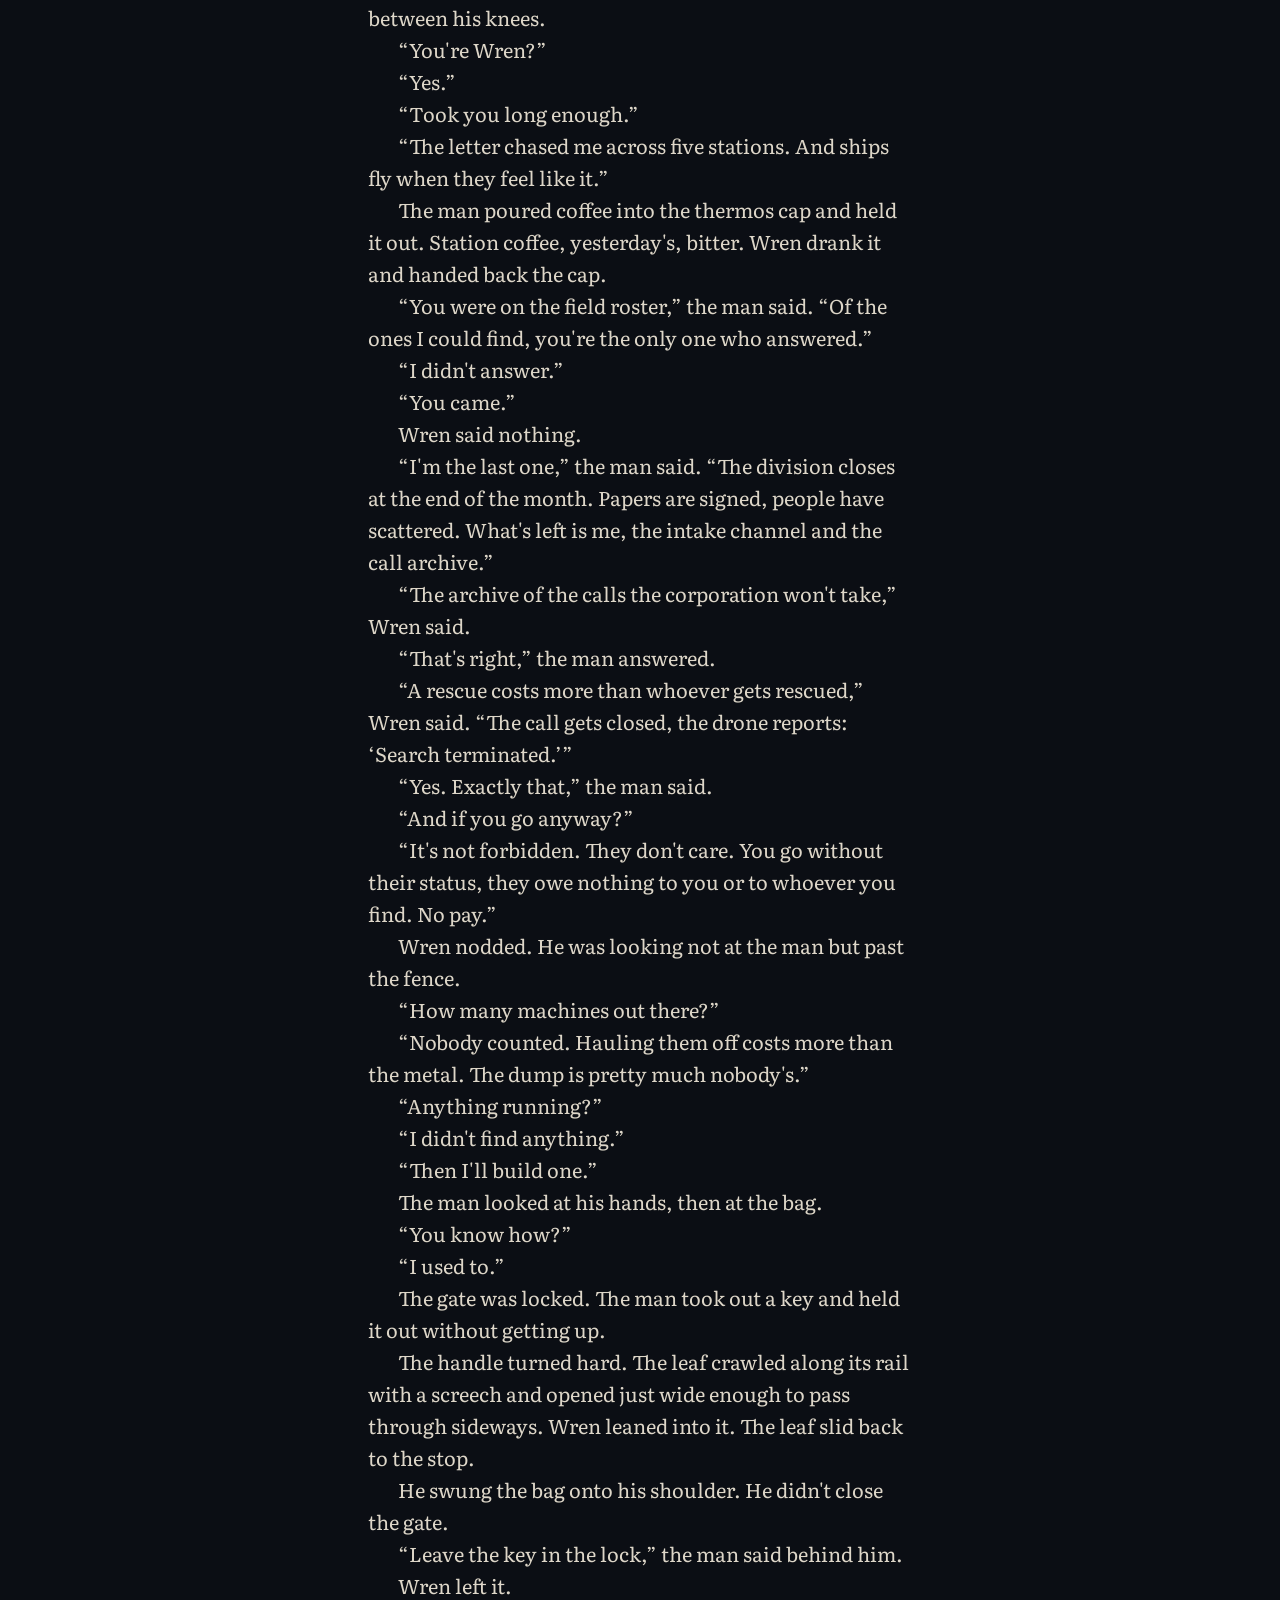
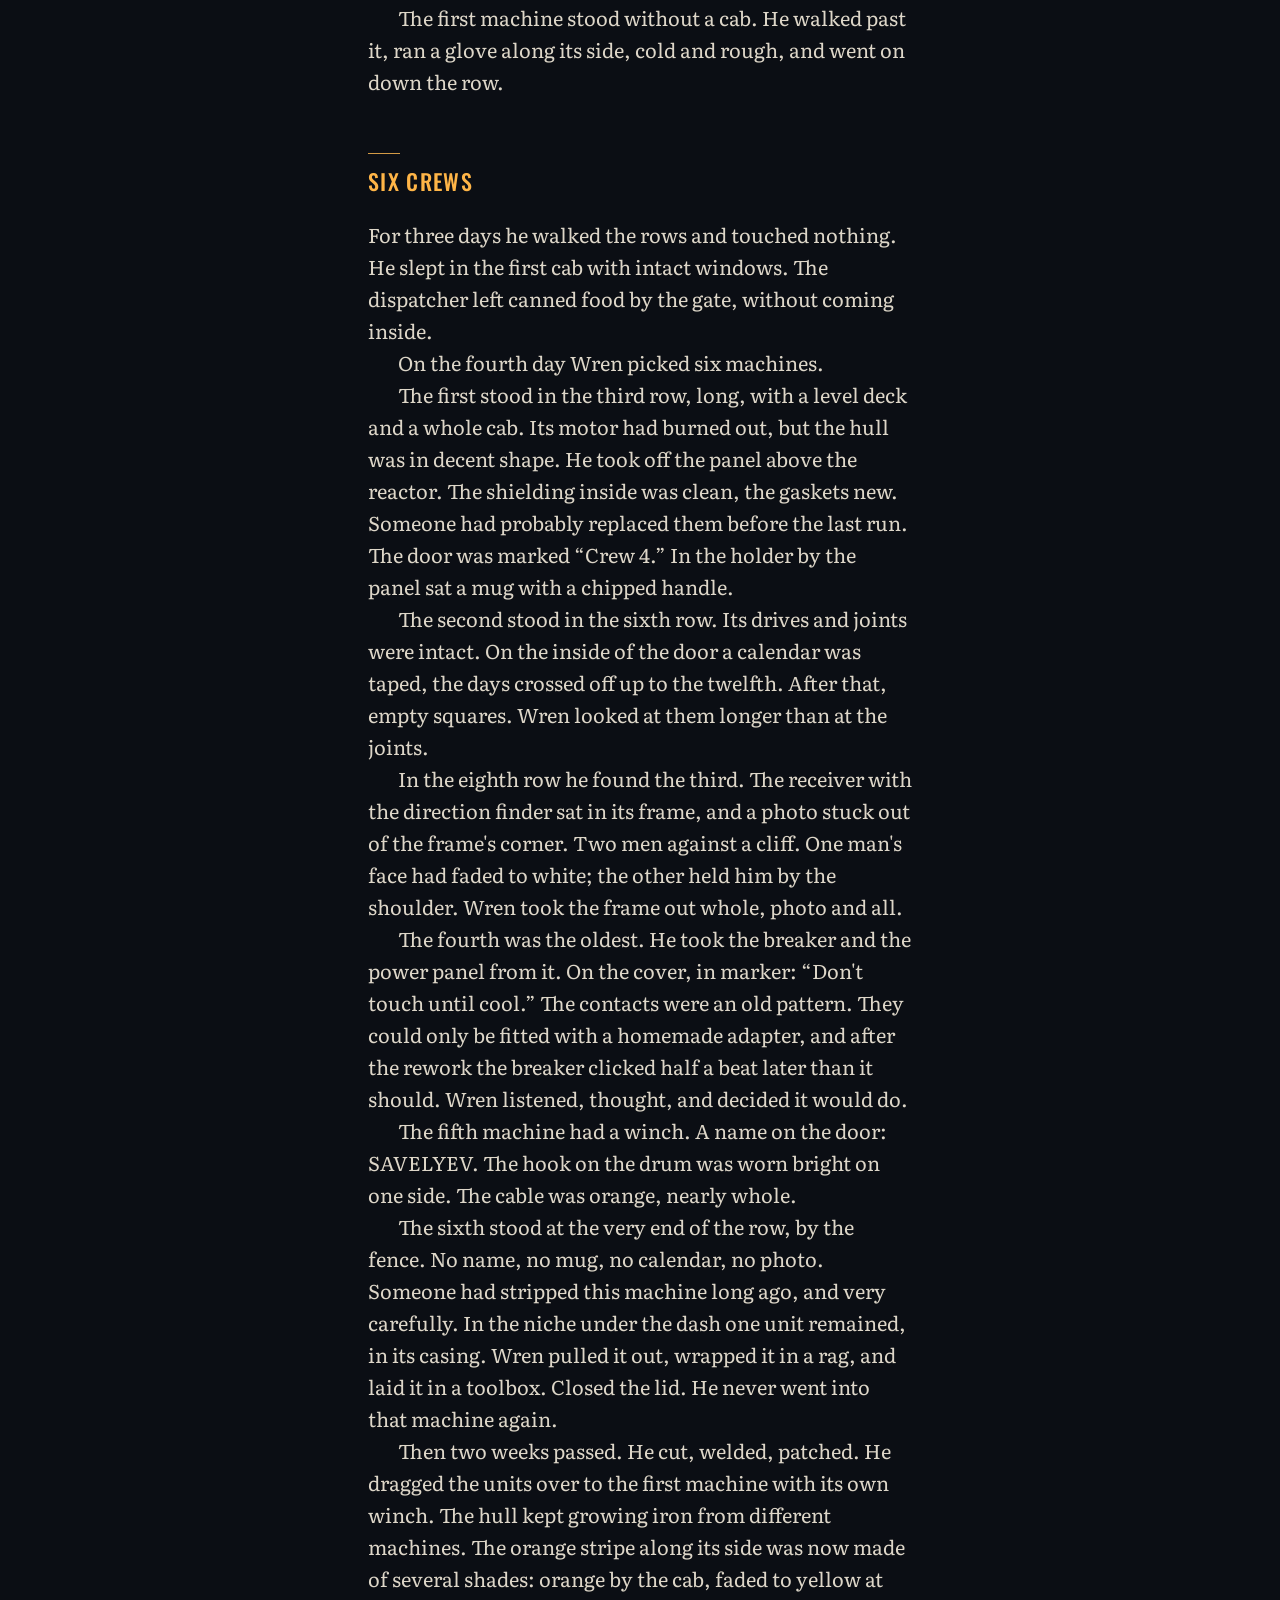
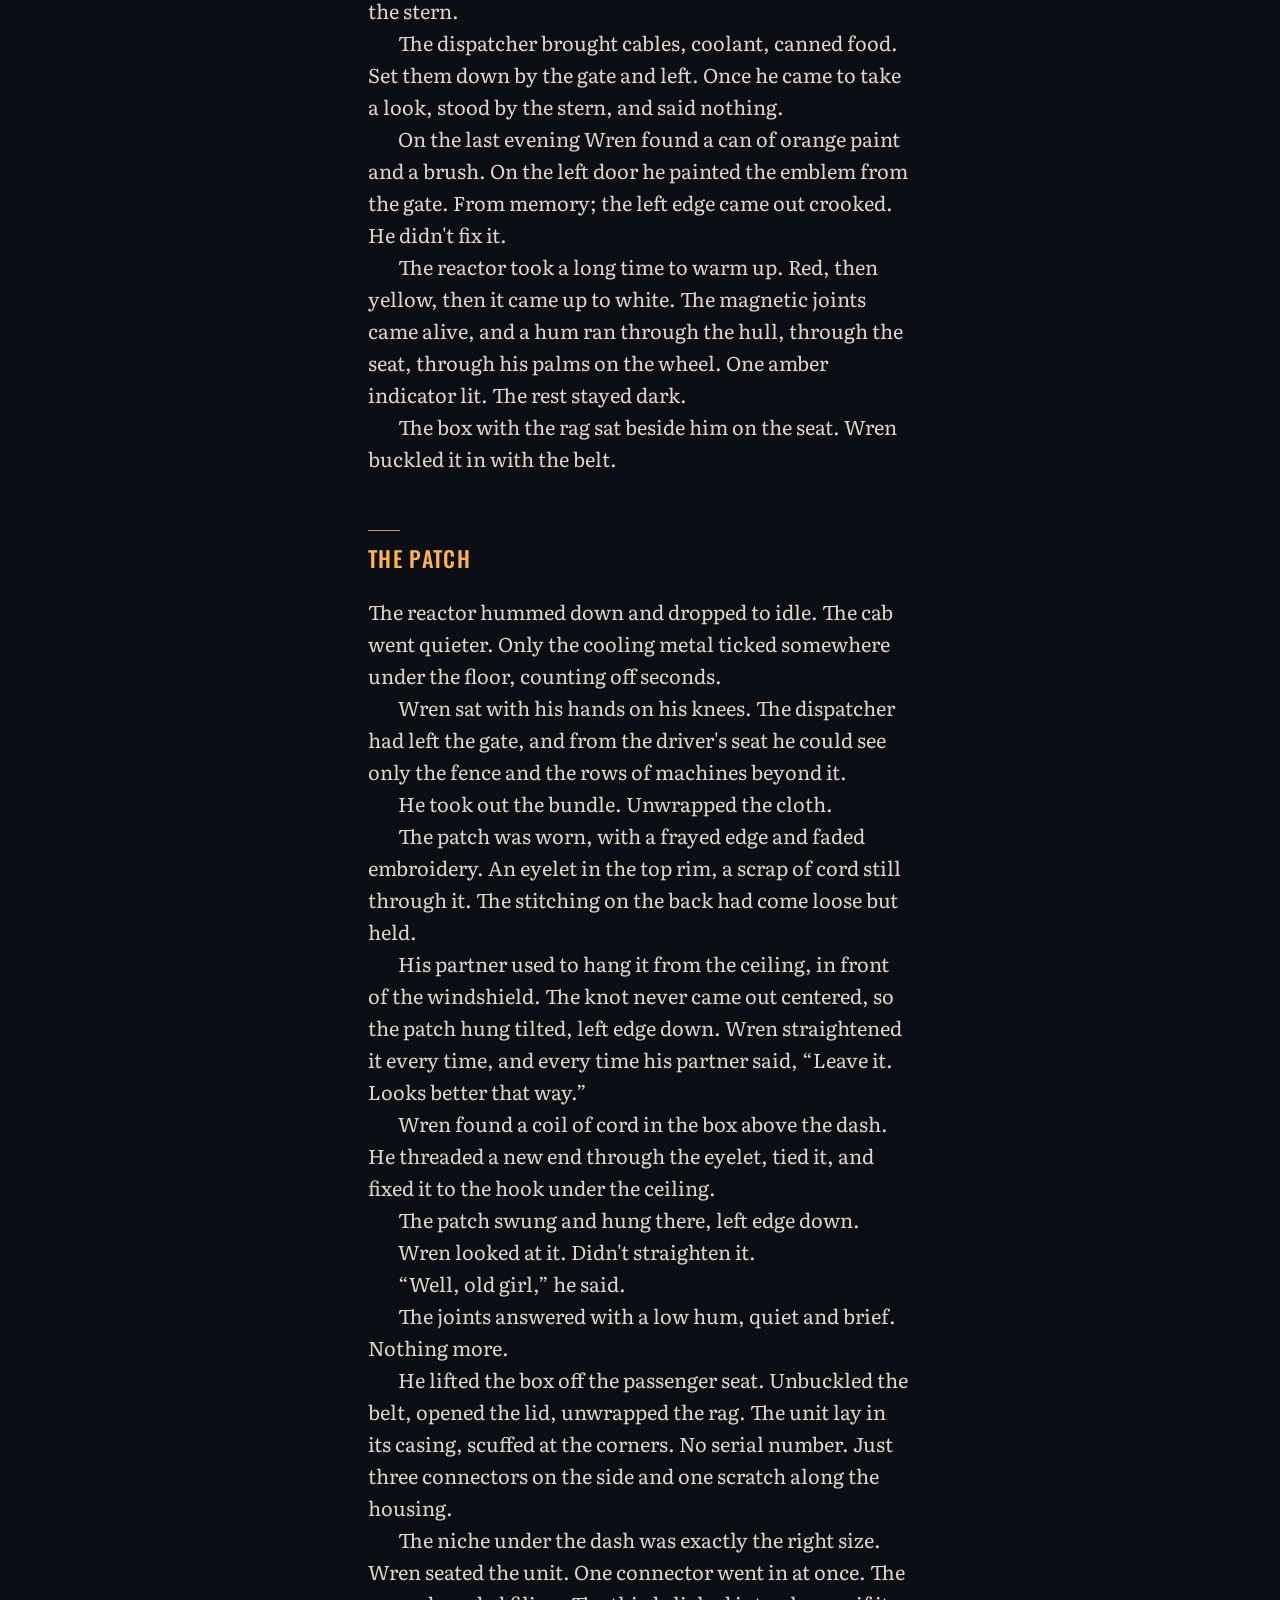
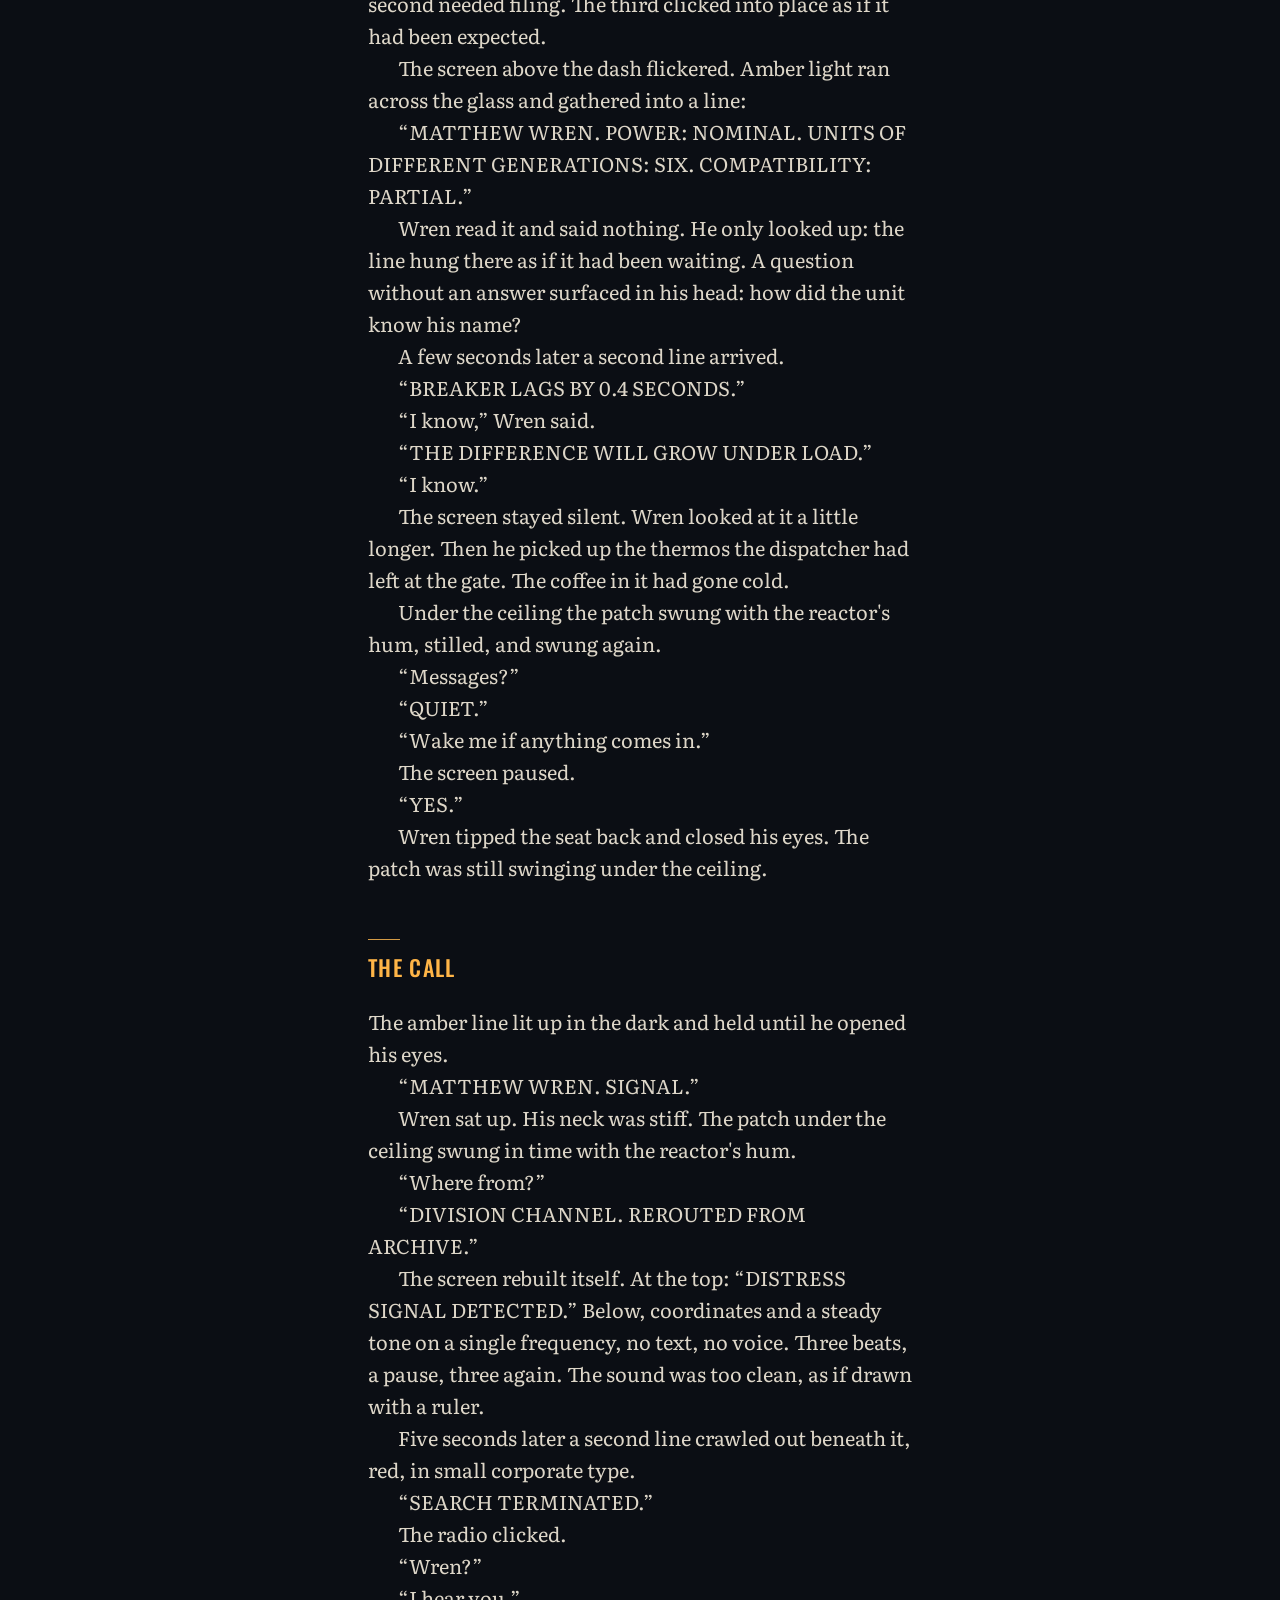
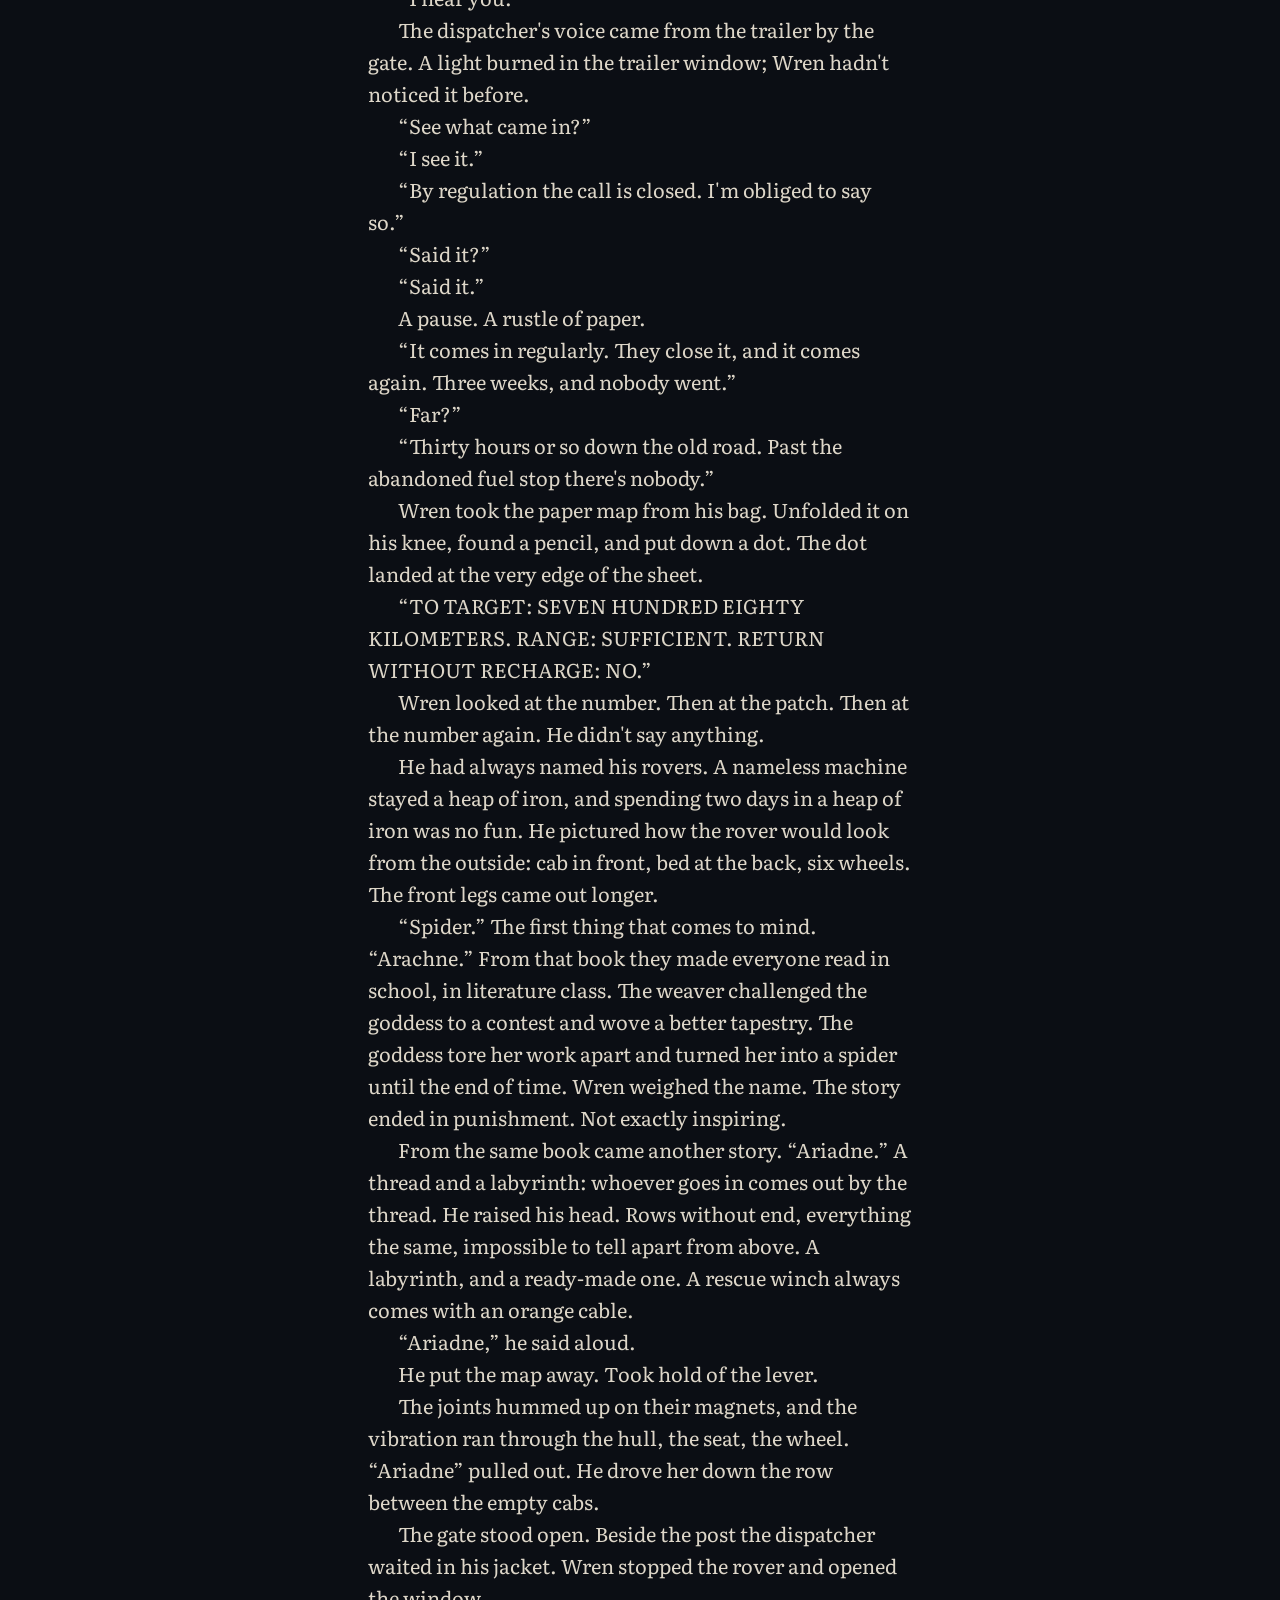
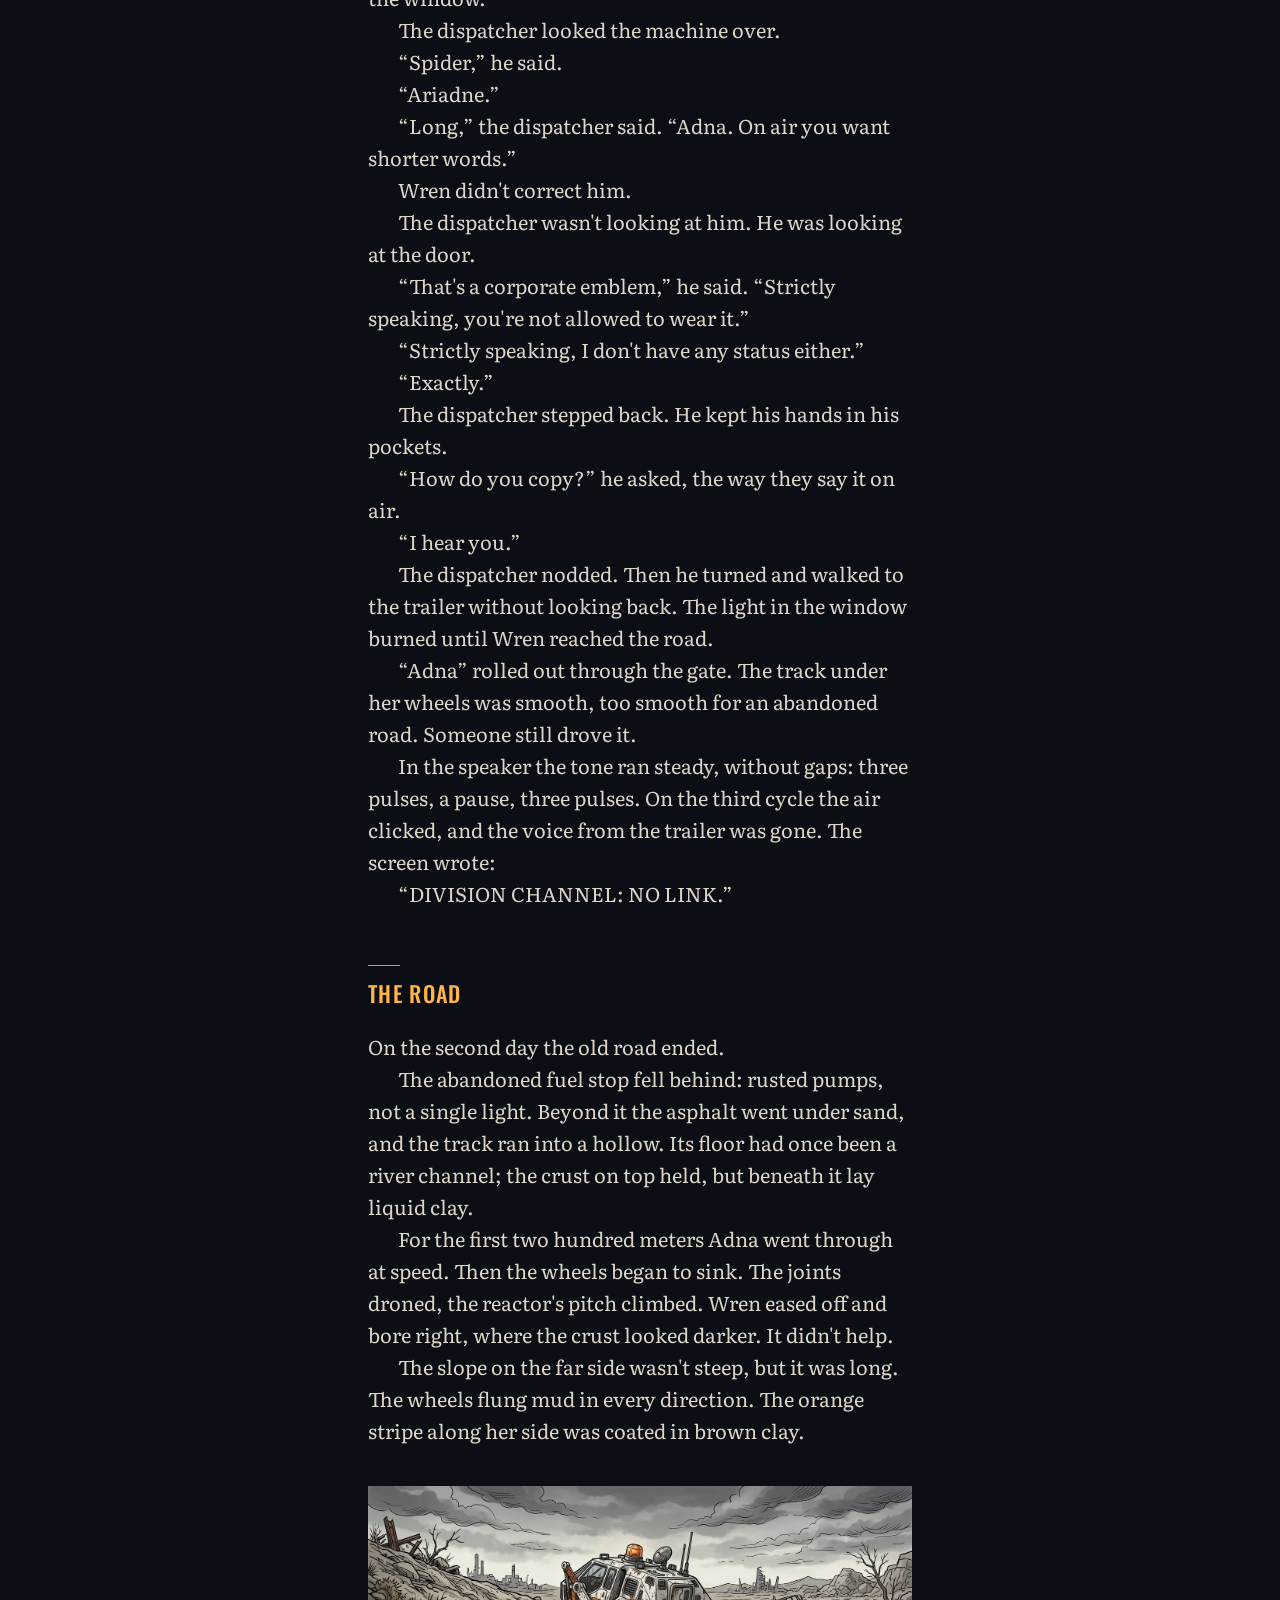
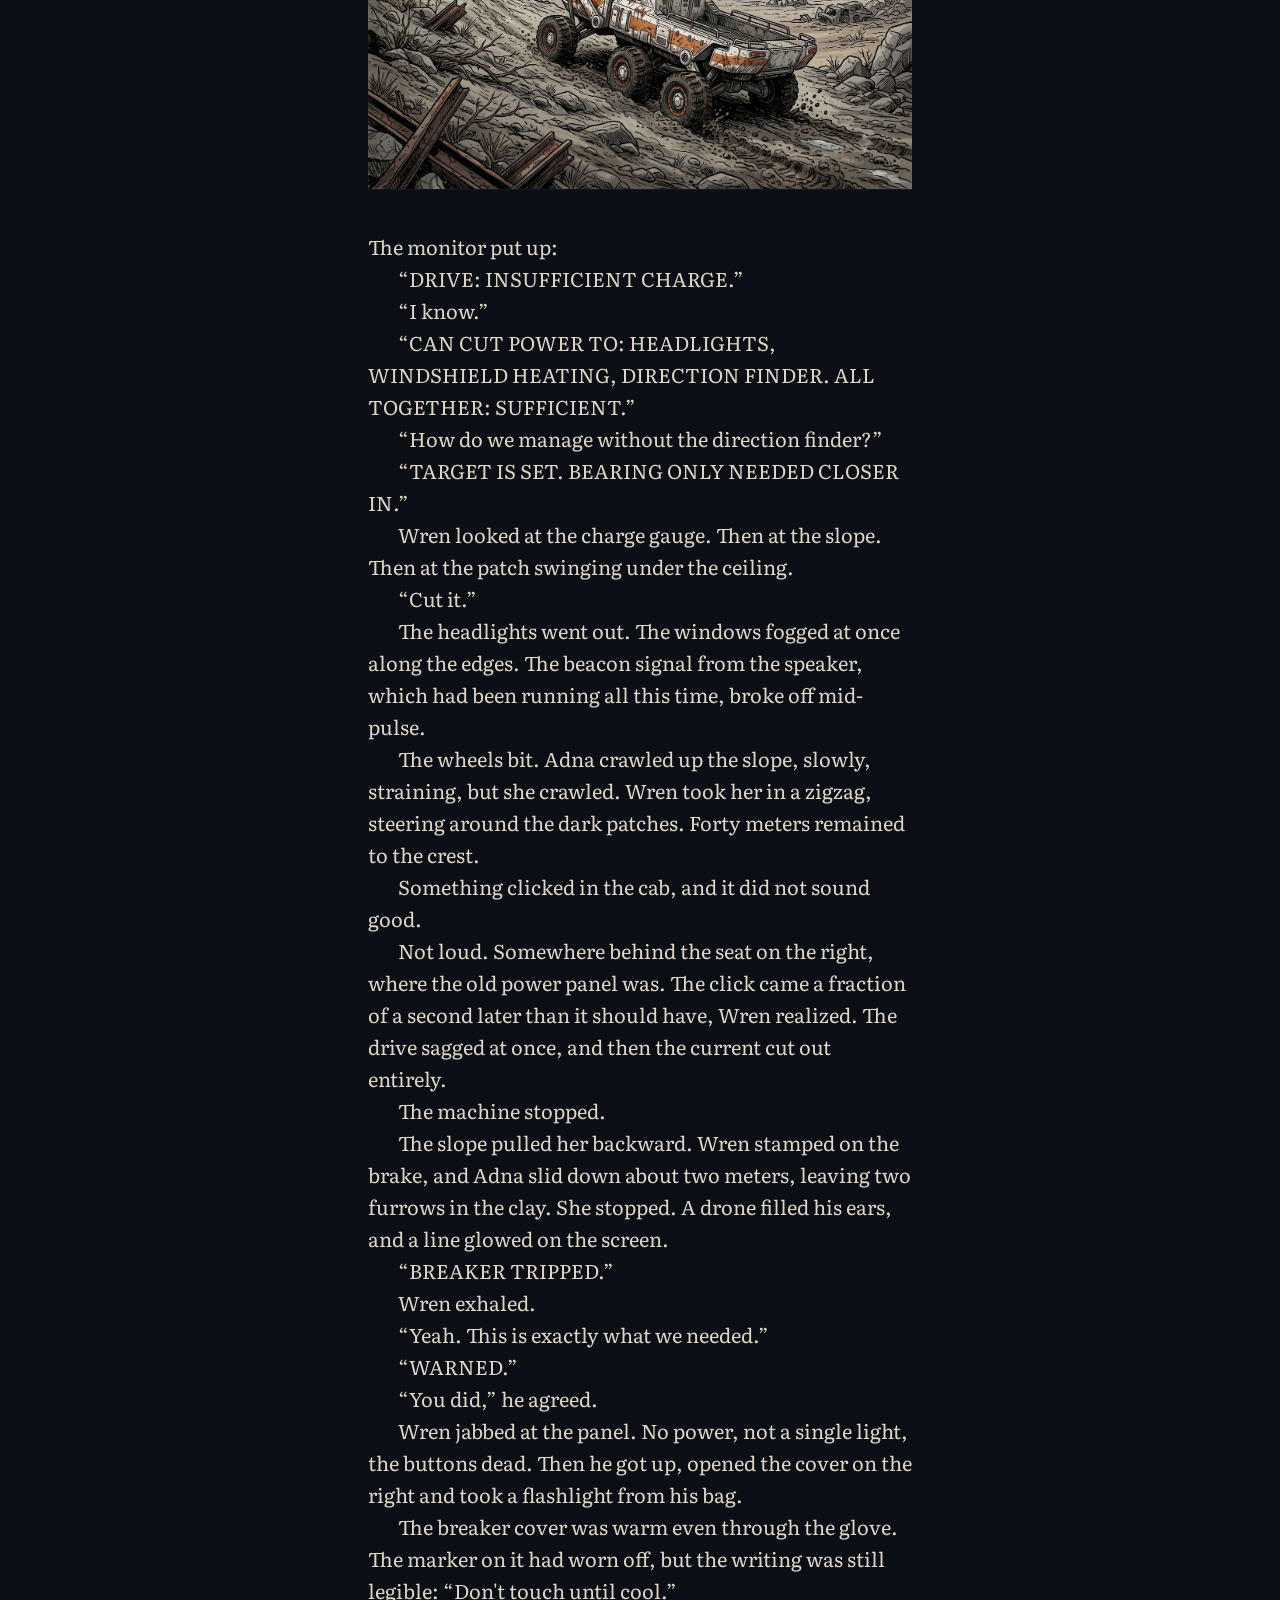
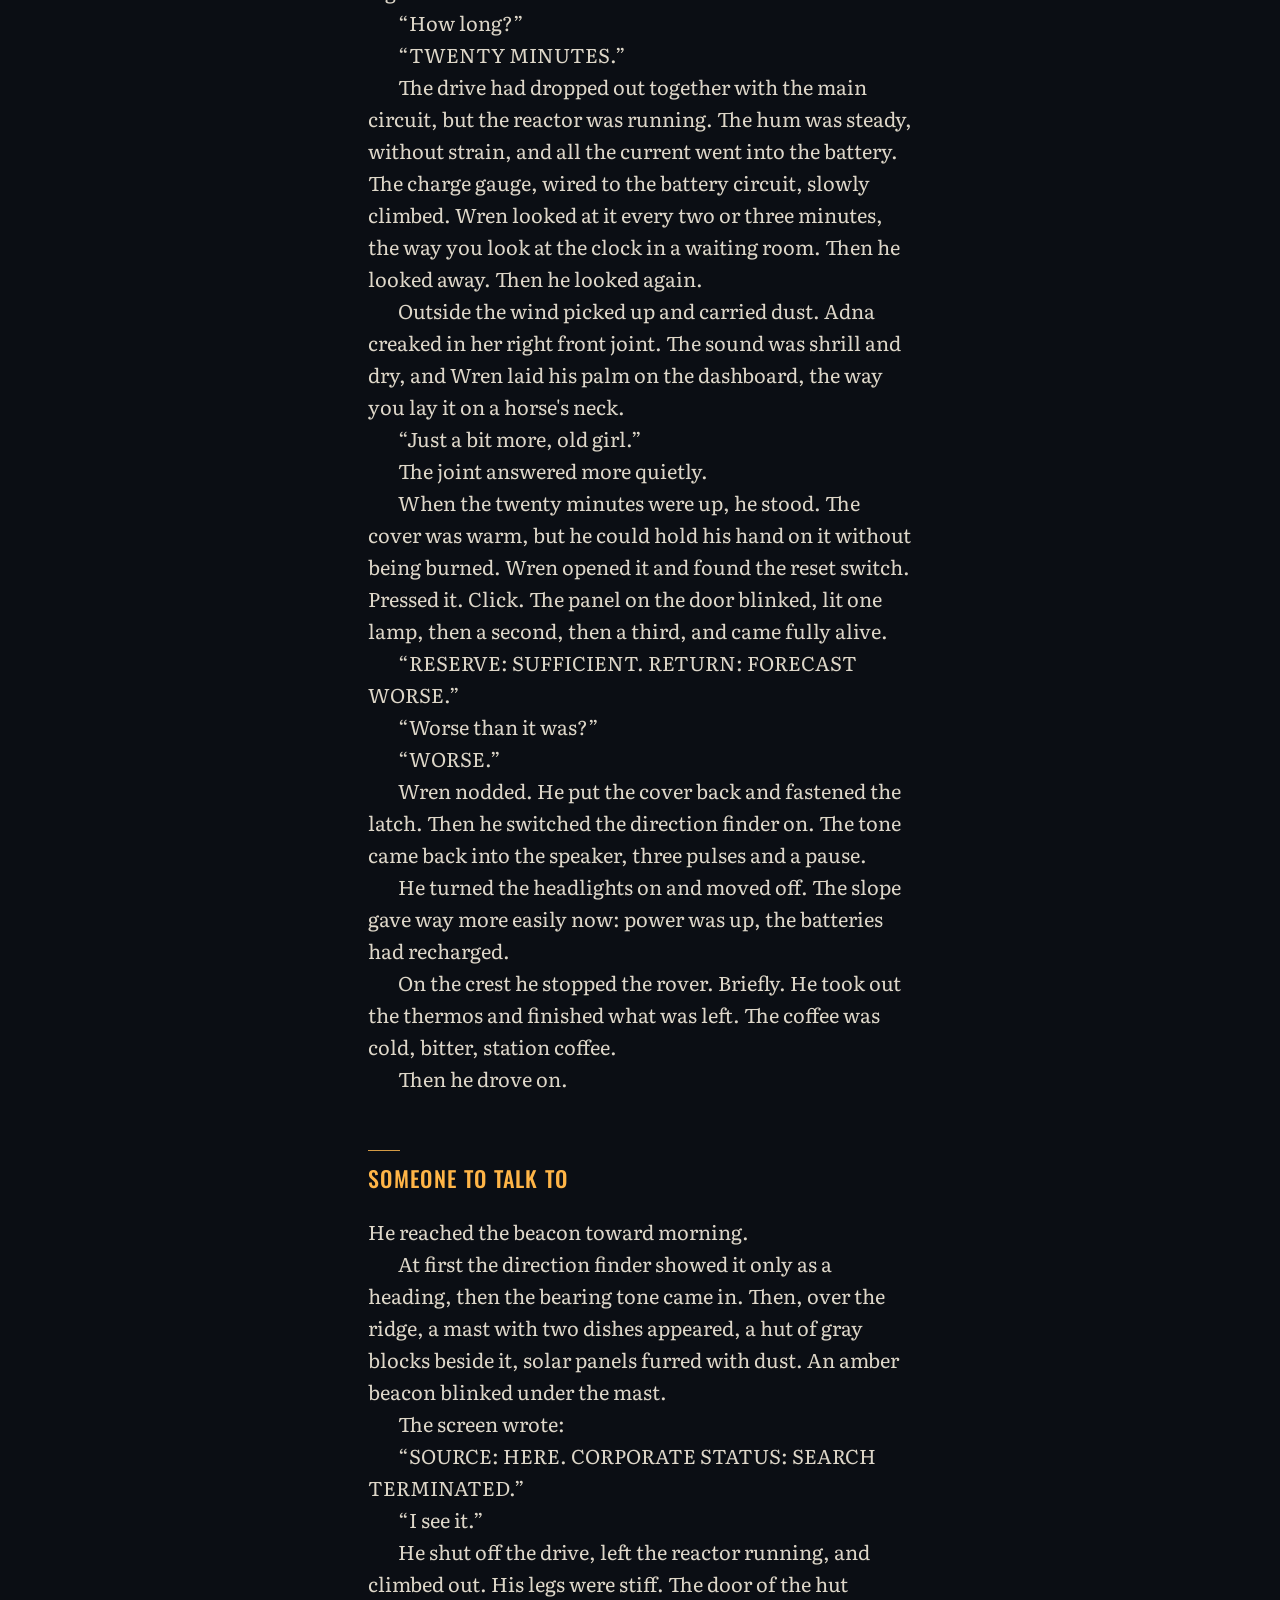
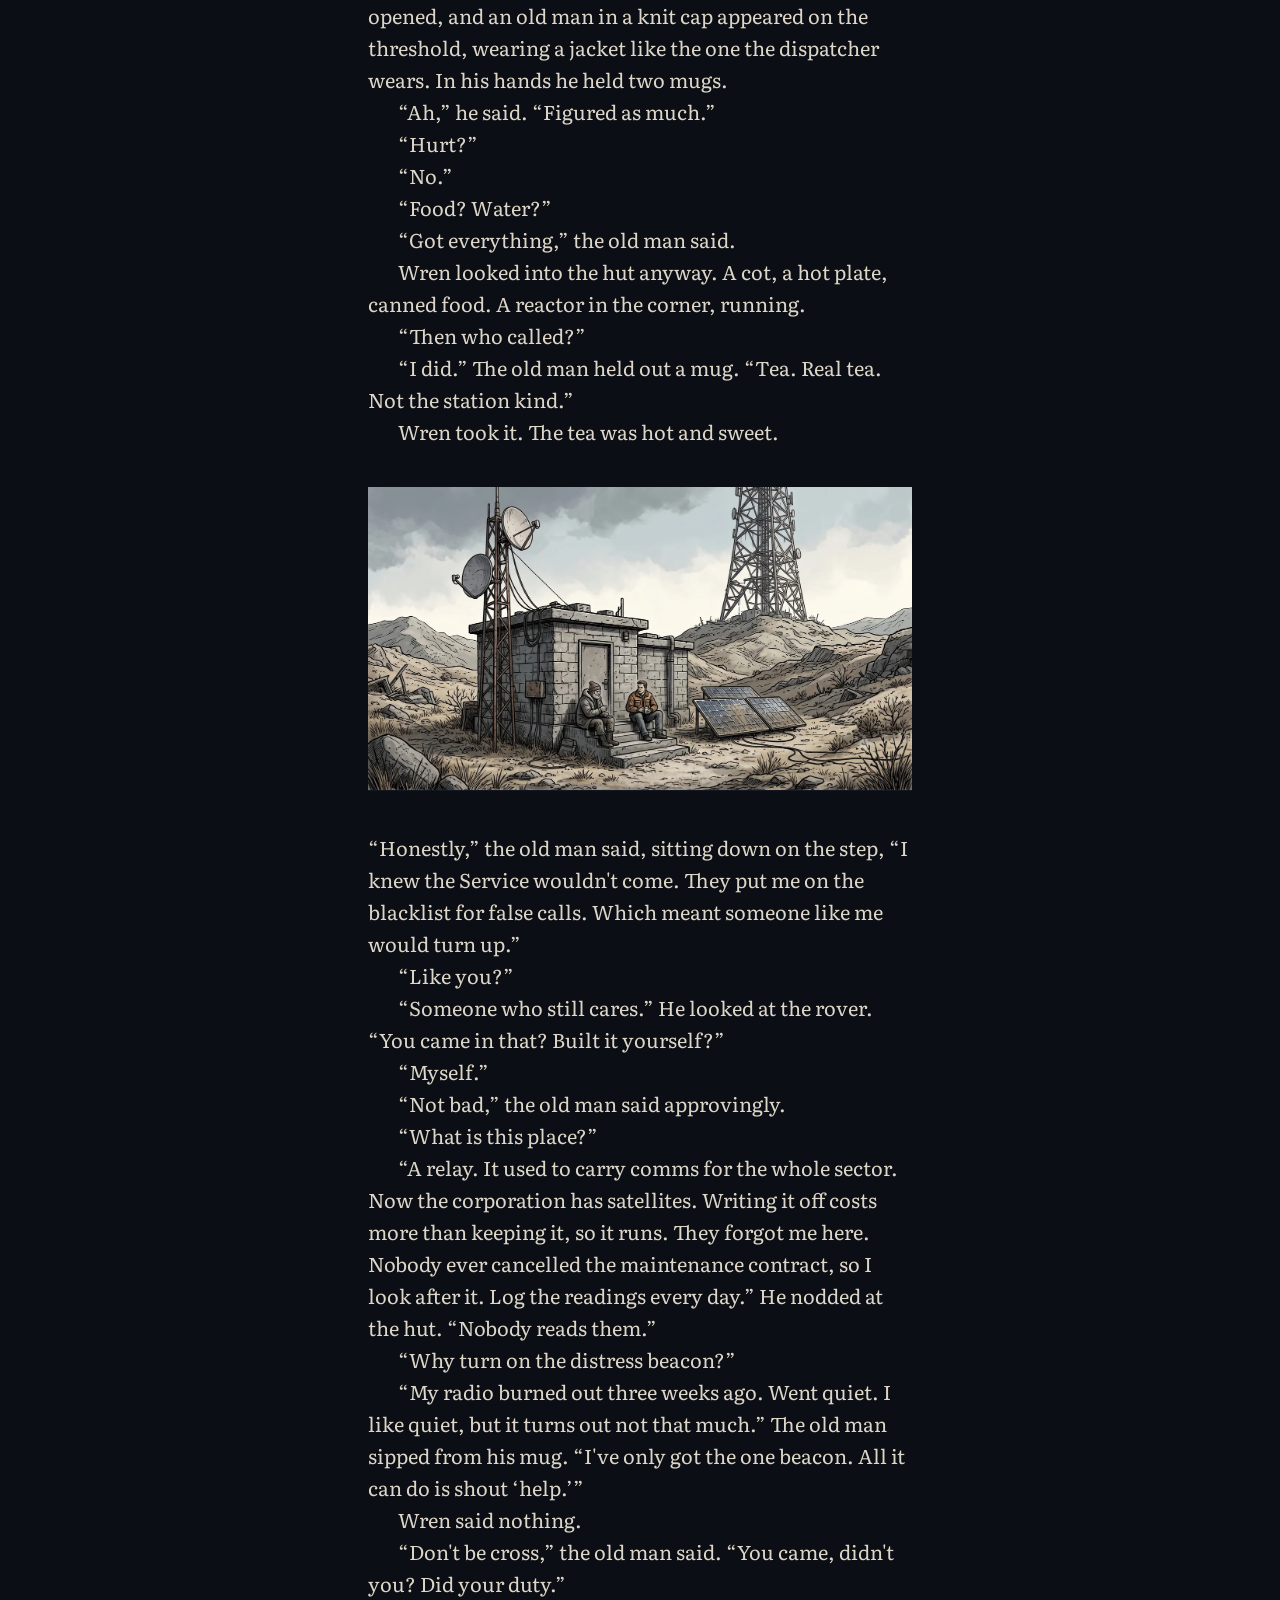
<file: stories/01-rover-graveyard/index.html>
<!doctype html>
<html lang="en">
<head>
<meta charset="utf-8">
<meta name="viewport" content="width=device-width, initial-scale=1">
<title>The Rover Graveyard — Nine Responding</title>
<meta name="description" content="The unit shuts down at the end of the month. A call nobody answers keeps coming back.">
<meta property="og:title" content="The Rover Graveyard">
<meta property="og:description" content="The unit shuts down at the end of the month. A call nobody answers keeps coming back.">
<meta property="og:type" content="website">
<script type="module" src="https://static.cloudflareinsights.com/beacon.min.js" data-cf-beacon='{"token": "5e5eaa38a6b947d298959b87df65c44a"}'></script>
<link rel="canonical" href="https://nineresponding.com/stories/01-rover-graveyard/">
<meta property="og:image" content="https://nineresponding.com/assets/key-art-draft-1600.webp">
<meta name="theme-color" content="#0b0e14">
<link rel="icon" href="/favicon-32.png" type="image/png" sizes="32x32">
<link rel="apple-touch-icon" href="/apple-touch-icon.png">
<link rel="preload" href="/fonts/literata-cyrillic-400-normal.woff2" as="font" type="font/woff2" crossorigin>
<link rel="stylesheet" href="/style.css?v=9d5e55bd">
<script src="/site.js?v=8b418f90" defer></script>
</head>
<body>
<a class="skip" href="#main">Skip to content</a>
<header class="site-header">
  <a class="logo" href="/" aria-label="Nine Responding">
    <img src="/assets/emblem-mark.webp" width="48" height="48" alt="">
  </a>
  <button class="menu-toggle" type="button" aria-expanded="false" aria-controls="site-nav" hidden>Menu</button>
  <nav class="site-nav" id="site-nav" aria-label="Menu"><a href="/game/">Game</a><a href="/stories/" aria-current="page">Stories</a><a href="/video/">Video</a><a href="/news/">News</a></nav>
  <a class="lang" href="https://9resp.ru/stories/01-rover-graveyard/" hreflang="ru" aria-label="Русская версия">RU</a>
</header>
<main id="main">
<article class="wrap story"><p class="meta">No.01 · read 17 min · listen 28 min</p><h1 class="story-title">The Rover Graveyard</h1><p class="byline">Echo · heard from a friend of a friend</p><section class="audio"><h2 class="label">Listen</h2><audio controls preload="none" src="/assets/stories/01-rover-graveyard/audio-en.mp3"></audio><p class="note">For now the story is read by an AI voice. If the project finds support, a professional narrator will read the stories. <a href="/support/">Support</a></p></section><div class="prose"><figure><video src="/assets/stories/01-rover-graveyard/01.mp4" poster="/assets/stories/01-rover-graveyard/01.webp" width="1400" height="781" autoplay muted loop playsinline preload="metadata" aria-label="The fence of the rover graveyard"></video></figure>
<h2>The Fence</h2>
<p>A passing vehicle set him down at the fork and left. Wren watched until its lights shrank to a dot. Then he picked up his bag and started down the road.</p>
<p>In the bag were a pair of old gloves, a paper map, and three passes with expired dates. The passes were for different stations, no two the same. The map was covered in pencil dots, one at every transfer, every port. Next to the dots stood durations: two days, a week, four days. Not one was longer than a month. There was also a bundle wrapped in cloth. Wren hadn't touched it since the last transfer.</p>
<p>The fence showed up before anything else. Wire mesh two men high, posts, ribbon wire along the top with no current in it. An emblem of the Service hung on the gate. The paint had flaked off and rust had eaten half the sign, but Wren knew it the way you know handwriting.</p>
<p>Behind the mesh stood machines. The rows ran off toward the low sun, and there was no end to them in sight. Crawlers, haulers, ambulance boxes. Some had their wheels pulled, others had no transmission. The wind moved through the empty cabs and hummed in them the way it hums across the mouths of bottles.</p>
<p>A man in a Service jacket sat on a folding stool by the gate. The jacket was too big for him. A thermos stood between his knees.</p>
<p>“You're Wren?”</p>
<p>“Yes.”</p>
<p>“Took you long enough.”</p>
<p>“The letter chased me across five stations. And ships fly when they feel like it.”</p>
<p>The man poured coffee into the thermos cap and held it out. Station coffee, yesterday's, bitter. Wren drank it and handed back the cap.</p>
<p>“You were on the field roster,” the man said. “Of the ones I could find, you're the only one who answered.”</p>
<p>“I didn't answer.”</p>
<p>“You came.”</p>
<p>Wren said nothing.</p>
<p>“I'm the last one,” the man said. “The division closes at the end of the month. Papers are signed, people have scattered. What's left is me, the intake channel and the call archive.”</p>
<p>“The archive of the calls the corporation won't take,” Wren said.</p>
<p>“That's right,” the man answered.</p>
<p>“A rescue costs more than whoever gets rescued,” Wren said. “The call gets closed, the drone reports: ‘Search terminated.’”</p>
<p>“Yes. Exactly that,” the man said.</p>
<p>“And if you go anyway?”</p>
<p>“It's not forbidden. They don't care. You go without their status, they owe nothing to you or to whoever you find. No pay.”</p>
<p>Wren nodded. He was looking not at the man but past the fence.</p>
<p>“How many machines out there?”</p>
<p>“Nobody counted. Hauling them off costs more than the metal. The dump is pretty much nobody's.”</p>
<p>“Anything running?”</p>
<p>“I didn't find anything.”</p>
<p>“Then I'll build one.”</p>
<p>The man looked at his hands, then at the bag.</p>
<p>“You know how?”</p>
<p>“I used to.”</p>
<p>The gate was locked. The man took out a key and held it out without getting up.</p>
<p>The handle turned hard. The leaf crawled along its rail with a screech and opened just wide enough to pass through sideways. Wren leaned into it. The leaf slid back to the stop.</p>
<p>He swung the bag onto his shoulder. He didn't close the gate.</p>
<p>“Leave the key in the lock,” the man said behind him.</p>
<p>Wren left it.</p>
<p>The first machine stood without a cab. He walked past it, ran a glove along its side, cold and rough, and went on down the row.</p>
<h2>Six Crews</h2>
<p>For three days he walked the rows and touched nothing. He slept in the first cab with intact windows. The dispatcher left canned food by the gate, without coming inside.</p>
<p>On the fourth day Wren picked six machines.</p>
<p>The first stood in the third row, long, with a level deck and a whole cab. Its motor had burned out, but the hull was in decent shape. He took off the panel above the reactor. The shielding inside was clean, the gaskets new. Someone had probably replaced them before the last run. The door was marked “Crew 4.” In the holder by the panel sat a mug with a chipped handle.</p>
<p>The second stood in the sixth row. Its drives and joints were intact. On the inside of the door a calendar was taped, the days crossed off up to the twelfth. After that, empty squares. Wren looked at them longer than at the joints.</p>
<p>In the eighth row he found the third. The receiver with the direction finder sat in its frame, and a photo stuck out of the frame's corner. Two men against a cliff. One man's face had faded to white; the other held him by the shoulder. Wren took the frame out whole, photo and all.</p>
<p>The fourth was the oldest. He took the breaker and the power panel from it. On the cover, in marker: “Don't touch until cool.” The contacts were an old pattern. They could only be fitted with a homemade adapter, and after the rework the breaker clicked half a beat later than it should. Wren listened, thought, and decided it would do.</p>
<p>The fifth machine had a winch. A name on the door: SAVELYEV. The hook on the drum was worn bright on one side. The cable was orange, nearly whole.</p>
<p>The sixth stood at the very end of the row, by the fence. No name, no mug, no calendar, no photo. Someone had stripped this machine long ago, and very carefully. In the niche under the dash one unit remained, in its casing. Wren pulled it out, wrapped it in a rag, and laid it in a toolbox. Closed the lid. He never went into that machine again.</p>
<p>Then two weeks passed. He cut, welded, patched. He dragged the units over to the first machine with its own winch. The hull kept growing iron from different machines. The orange stripe along its side was now made of several shades: orange by the cab, faded to yellow at the stern.</p>
<p>The dispatcher brought cables, coolant, canned food. Set them down by the gate and left. Once he came to take a look, stood by the stern, and said nothing.</p>
<p>On the last evening Wren found a can of orange paint and a brush. On the left door he painted the emblem from the gate. From memory; the left edge came out crooked. He didn't fix it.</p>
<p>The reactor took a long time to warm up. Red, then yellow, then it came up to white. The magnetic joints came alive, and a hum ran through the hull, through the seat, through his palms on the wheel. One amber indicator lit. The rest stayed dark.</p>
<p>The box with the rag sat beside him on the seat. Wren buckled it in with the belt.</p>
<h2>The Patch</h2>
<p>The reactor hummed down and dropped to idle. The cab went quieter. Only the cooling metal ticked somewhere under the floor, counting off seconds.</p>
<p>Wren sat with his hands on his knees. The dispatcher had left the gate, and from the driver's seat he could see only the fence and the rows of machines beyond it.</p>
<p>He took out the bundle. Unwrapped the cloth.</p>
<p>The patch was worn, with a frayed edge and faded embroidery. An eyelet in the top rim, a scrap of cord still through it. The stitching on the back had come loose but held.</p>
<p>His partner used to hang it from the ceiling, in front of the windshield. The knot never came out centered, so the patch hung tilted, left edge down. Wren straightened it every time, and every time his partner said, “Leave it. Looks better that way.”</p>
<p>Wren found a coil of cord in the box above the dash. He threaded a new end through the eyelet, tied it, and fixed it to the hook under the ceiling.</p>
<p>The patch swung and hung there, left edge down.</p>
<p>Wren looked at it. Didn't straighten it.</p>
<p>“Well, old girl,” he said.</p>
<p>The joints answered with a low hum, quiet and brief. Nothing more.</p>
<p>He lifted the box off the passenger seat. Unbuckled the belt, opened the lid, unwrapped the rag. The unit lay in its casing, scuffed at the corners. No serial number. Just three connectors on the side and one scratch along the housing.</p>
<p>The niche under the dash was exactly the right size. Wren seated the unit. One connector went in at once. The second needed filing. The third clicked into place as if it had been expected.</p>
<p>The screen above the dash flickered. Amber light ran across the glass and gathered into a line:</p>
<p>“MATTHEW WREN. POWER: NOMINAL. UNITS OF DIFFERENT GENERATIONS: SIX. COMPATIBILITY: PARTIAL.”</p>
<p>Wren read it and said nothing. He only looked up: the line hung there as if it had been waiting. A question without an answer surfaced in his head: how did the unit know his name?</p>
<p>A few seconds later a second line arrived.</p>
<p>“BREAKER LAGS BY 0.4 SECONDS.”</p>
<p>“I know,” Wren said.</p>
<p>“THE DIFFERENCE WILL GROW UNDER LOAD.”</p>
<p>“I know.”</p>
<p>The screen stayed silent. Wren looked at it a little longer. Then he picked up the thermos the dispatcher had left at the gate. The coffee in it had gone cold.</p>
<p>Under the ceiling the patch swung with the reactor's hum, stilled, and swung again.</p>
<p>“Messages?”</p>
<p>“QUIET.”</p>
<p>“Wake me if anything comes in.”</p>
<p>The screen paused.</p>
<p>“YES.”</p>
<p>Wren tipped the seat back and closed his eyes. The patch was still swinging under the ceiling.</p>
<h2>The Call</h2>
<p>The amber line lit up in the dark and held until he opened his eyes.</p>
<p>“MATTHEW WREN. SIGNAL.”</p>
<p>Wren sat up. His neck was stiff. The patch under the ceiling swung in time with the reactor's hum.</p>
<p>“Where from?”</p>
<p>“DIVISION CHANNEL. REROUTED FROM ARCHIVE.”</p>
<p>The screen rebuilt itself. At the top: “DISTRESS SIGNAL DETECTED.” Below, coordinates and a steady tone on a single frequency, no text, no voice. Three beats, a pause, three again. The sound was too clean, as if drawn with a ruler.</p>
<p>Five seconds later a second line crawled out beneath it, red, in small corporate type.</p>
<p>“SEARCH TERMINATED.”</p>
<p>The radio clicked.</p>
<p>“Wren?”</p>
<p>“I hear you.”</p>
<p>The dispatcher's voice came from the trailer by the gate. A light burned in the trailer window; Wren hadn't noticed it before.</p>
<p>“See what came in?”</p>
<p>“I see it.”</p>
<p>“By regulation the call is closed. I'm obliged to say so.”</p>
<p>“Said it?”</p>
<p>“Said it.”</p>
<p>A pause. A rustle of paper.</p>
<p>“It comes in regularly. They close it, and it comes again. Three weeks, and nobody went.”</p>
<p>“Far?”</p>
<p>“Thirty hours or so down the old road. Past the abandoned fuel stop there's nobody.”</p>
<p>Wren took the paper map from his bag. Unfolded it on his knee, found a pencil, and put down a dot. The dot landed at the very edge of the sheet.</p>
<p>“TO TARGET: SEVEN HUNDRED EIGHTY KILOMETERS. RANGE: SUFFICIENT. RETURN WITHOUT RECHARGE: NO.”</p>
<p>Wren looked at the number. Then at the patch. Then at the number again. He didn't say anything.</p>
<p>He had always named his rovers. A nameless machine stayed a heap of iron, and spending two days in a heap of iron was no fun. He pictured how the rover would look from the outside: cab in front, bed at the back, six wheels. The front legs came out longer.</p>
<p>“Spider.” The first thing that comes to mind. “Arachne.” From that book they made everyone read in school, in literature class. The weaver challenged the goddess to a contest and wove a better tapestry. The goddess tore her work apart and turned her into a spider until the end of time. Wren weighed the name. The story ended in punishment. Not exactly inspiring.</p>
<p>From the same book came another story. “Ariadne.” A thread and a labyrinth: whoever goes in comes out by the thread. He raised his head. Rows without end, everything the same, impossible to tell apart from above. A labyrinth, and a ready-made one. A rescue winch always comes with an orange cable.</p>
<p>“Ariadne,” he said aloud.</p>
<p>He put the map away. Took hold of the lever.</p>
<p>The joints hummed up on their magnets, and the vibration ran through the hull, the seat, the wheel. “Ariadne” pulled out. He drove her down the row between the empty cabs.</p>
<p>The gate stood open. Beside the post the dispatcher waited in his jacket. Wren stopped the rover and opened the window.</p>
<p>The dispatcher looked the machine over.</p>
<p>“Spider,” he said.</p>
<p>“Ariadne.”</p>
<p>“Long,” the dispatcher said. “Adna. On air you want shorter words.”</p>
<p>Wren didn't correct him.</p>
<p>The dispatcher wasn't looking at him. He was looking at the door.</p>
<p>“That's a corporate emblem,” he said. “Strictly speaking, you're not allowed to wear it.”</p>
<p>“Strictly speaking, I don't have any status either.”</p>
<p>“Exactly.”</p>
<p>The dispatcher stepped back. He kept his hands in his pockets.</p>
<p>“How do you copy?” he asked, the way they say it on air.</p>
<p>“I hear you.”</p>
<p>The dispatcher nodded. Then he turned and walked to the trailer without looking back. The light in the window burned until Wren reached the road.</p>
<p>“Adna” rolled out through the gate. The track under her wheels was smooth, too smooth for an abandoned road. Someone still drove it.</p>
<p>In the speaker the tone ran steady, without gaps: three pulses, a pause, three pulses. On the third cycle the air clicked, and the voice from the trailer was gone. The screen wrote:</p>
<p>“DIVISION CHANNEL: NO LINK.”</p>
<h2>The Road</h2>
<p>On the second day the old road ended.</p>
<p>The abandoned fuel stop fell behind: rusted pumps, not a single light. Beyond it the asphalt went under sand, and the track ran into a hollow. Its floor had once been a river channel; the crust on top held, but beneath it lay liquid clay.</p>
<p>For the first two hundred meters Adna went through at speed. Then the wheels began to sink. The joints droned, the reactor's pitch climbed. Wren eased off and bore right, where the crust looked darker. It didn't help.</p>
<p>The slope on the far side wasn't steep, but it was long. The wheels flung mud in every direction. The orange stripe along her side was coated in brown clay.</p>
<figure><video src="/assets/stories/01-rover-graveyard/02.mp4" poster="/assets/stories/01-rover-graveyard/02.webp" width="1400" height="781" autoplay muted loop playsinline preload="metadata" aria-label="The rover on a muddy slope"></video></figure>
<p>The monitor put up:</p>
<p>“DRIVE: INSUFFICIENT CHARGE.”</p>
<p>“I know.”</p>
<p>“CAN CUT POWER TO: HEADLIGHTS, WINDSHIELD HEATING, DIRECTION FINDER. ALL TOGETHER: SUFFICIENT.”</p>
<p>“How do we manage without the direction finder?”</p>
<p>“TARGET IS SET. BEARING ONLY NEEDED CLOSER IN.”</p>
<p>Wren looked at the charge gauge. Then at the slope. Then at the patch swinging under the ceiling.</p>
<p>“Cut it.”</p>
<p>The headlights went out. The windows fogged at once along the edges. The beacon signal from the speaker, which had been running all this time, broke off mid-pulse.</p>
<p>The wheels bit. Adna crawled up the slope, slowly, straining, but she crawled. Wren took her in a zigzag, steering around the dark patches. Forty meters remained to the crest.</p>
<p>Something clicked in the cab, and it did not sound good.</p>
<p>Not loud. Somewhere behind the seat on the right, where the old power panel was. The click came a fraction of a second later than it should have, Wren realized. The drive sagged at once, and then the current cut out entirely.</p>
<p>The machine stopped.</p>
<p>The slope pulled her backward. Wren stamped on the brake, and Adna slid down about two meters, leaving two furrows in the clay. She stopped. A drone filled his ears, and a line glowed on the screen.</p>
<p>“BREAKER TRIPPED.”</p>
<p>Wren exhaled.</p>
<p>“Yeah. This is exactly what we needed.”</p>
<p>“WARNED.”</p>
<p>“You did,” he agreed.</p>
<p>Wren jabbed at the panel. No power, not a single light, the buttons dead. Then he got up, opened the cover on the right and took a flashlight from his bag.</p>
<p>The breaker cover was warm even through the glove. The marker on it had worn off, but the writing was still legible: “Don't touch until cool.”</p>
<p>“How long?”</p>
<p>“TWENTY MINUTES.”</p>
<p>The drive had dropped out together with the main circuit, but the reactor was running. The hum was steady, without strain, and all the current went into the battery. The charge gauge, wired to the battery circuit, slowly climbed. Wren looked at it every two or three minutes, the way you look at the clock in a waiting room. Then he looked away. Then he looked again.</p>
<p>Outside the wind picked up and carried dust. Adna creaked in her right front joint. The sound was shrill and dry, and Wren laid his palm on the dashboard, the way you lay it on a horse's neck.</p>
<p>“Just a bit more, old girl.”</p>
<p>The joint answered more quietly.</p>
<p>When the twenty minutes were up, he stood. The cover was warm, but he could hold his hand on it without being burned. Wren opened it and found the reset switch. Pressed it. Click. The panel on the door blinked, lit one lamp, then a second, then a third, and came fully alive.</p>
<p>“RESERVE: SUFFICIENT. RETURN: FORECAST WORSE.”</p>
<p>“Worse than it was?”</p>
<p>“WORSE.”</p>
<p>Wren nodded. He put the cover back and fastened the latch. Then he switched the direction finder on. The tone came back into the speaker, three pulses and a pause.</p>
<p>He turned the headlights on and moved off. The slope gave way more easily now: power was up, the batteries had recharged.</p>
<p>On the crest he stopped the rover. Briefly. He took out the thermos and finished what was left. The coffee was cold, bitter, station coffee.</p>
<p>Then he drove on.</p>
<h2>Someone to Talk To</h2>
<p>He reached the beacon toward morning.</p>
<p>At first the direction finder showed it only as a heading, then the bearing tone came in. Then, over the ridge, a mast with two dishes appeared, a hut of gray blocks beside it, solar panels furred with dust. An amber beacon blinked under the mast.</p>
<p>The screen wrote:</p>
<p>“SOURCE: HERE. CORPORATE STATUS: SEARCH TERMINATED.”</p>
<p>“I see it.”</p>
<p>He shut off the drive, left the reactor running, and climbed out. His legs were stiff. The door of the hut opened, and an old man in a knit cap appeared on the threshold, wearing a jacket like the one the dispatcher wears. In his hands he held two mugs.</p>
<p>“Ah,” he said. “Figured as much.”</p>
<p>“Hurt?”</p>
<p>“No.”</p>
<p>“Food? Water?”</p>
<p>“Got everything,” the old man said.</p>
<p>Wren looked into the hut anyway. A cot, a hot plate, canned food. A reactor in the corner, running.</p>
<p>“Then who called?”</p>
<p>“I did.” The old man held out a mug. “Tea. Real tea. Not the station kind.”</p>
<p>Wren took it. The tea was hot and sweet.</p>
<figure><video src="/assets/stories/01-rover-graveyard/03.mp4" poster="/assets/stories/01-rover-graveyard/03.webp" width="1400" height="781" autoplay muted loop playsinline preload="metadata" aria-label="Wren and the old man drinking tea on the steps"></video></figure>
<p>“Honestly,” the old man said, sitting down on the step, “I knew the Service wouldn't come. They put me on the blacklist for false calls. Which meant someone like me would turn up.”</p>
<p>“Like you?”</p>
<p>“Someone who still cares.” He looked at the rover. “You came in that? Built it yourself?”</p>
<p>“Myself.”</p>
<p>“Not bad,” the old man said approvingly.</p>
<p>“What is this place?”</p>
<p>“A relay. It used to carry comms for the whole sector. Now the corporation has satellites. Writing it off costs more than keeping it, so it runs. They forgot me here. Nobody ever cancelled the maintenance contract, so I look after it. Log the readings every day.” He nodded at the hut. “Nobody reads them.”</p>
<p>“Why turn on the distress beacon?”</p>
<p>“My radio burned out three weeks ago. Went quiet. I like quiet, but it turns out not that much.” The old man sipped from his mug. “I've only got the one beacon. All it can do is shout ‘help.’”</p>
<p>Wren said nothing.</p>
<p>“Don't be cross,” the old man said. “You came, didn't you? Did your duty.”</p>
<p>“Two days on the road.”</p>
<p>“There you go.”</p>
<p>Through the window Wren saw a line on the rover's screen update itself:</p>
<p>“CORPORATE STATUS: SEARCH TERMINATED. ACTUAL: SEARCH COMPLETED.”</p>
<p>The corner of his mouth moved, barely.</p>
<p>The old man looked at the left door, at the pale paint of the emblem.</p>
<p>“You're with the Service, though, aren't you?”</p>
<p>“No.”</p>
<p>“And the emblem?”</p>
<p>“Painted it myself. I used to be with the Service,” Wren corrected himself.</p>
<p>“Well, aren't you a relic,” the old man said with respect, the way you'd speak of a good acquaintance.</p>
<p>Wren said nothing. But the word stuck.</p>
<p>The old man had his own solar panel, and a reactor on top of it. Wren hooked the rover up to them for six hours. While it charged they sat on the step, and the old man talked. About the weather along the road, about how the receiver died, about a neighbor who used to live out here, left, and never wrote. Wren listened. Only once did he say, “Mm-hm.”</p>
<p>The rover's AI reported on the screen:</p>
<p>“RESERVE: SUFFICIENT. RETURN: SUFFICIENT.”</p>
<p>Wren got up. From a box he took two handheld radios. He'd found them recently in the rover graveyard, both working.</p>
<p>“Here. It'll reach the dispatch post I started from.”</p>
<p>“Who's there?”</p>
<p>“A man. He's got nobody to talk to either.”</p>
<p>He put one radio in the old man's hands. The old man turned it over, found the button, pressed it and let go.</p>
<p>“Turning on a distress beacon isn't a crime,” Wren said. “But when you feel like talking, use this instead.”</p>
<p>The old man said nothing. Then he nodded and straightened his cap.</p>
<p>The drive back took almost two days. Twice he caught himself smiling: relic. And once he covered his face with his hand without thinking, as if someone might see.</p>
<p>The gate stood open. A light burned in the trailer window. Wren stopped the rover, got out, and knocked.</p>
<p>The dispatcher took a while to open. The jacket still hung on him like a sack.</p>
<p>“What was out there?”</p>
<p>“A false call.”</p>
<p>“False?”</p>
<p>“The man was bored.”</p>
<p>The dispatcher didn't answer. Wren held out the radio. The dispatcher took it, looked at it, then at Wren.</p>
<p>“Switch it on.”</p>
<p>He pressed the button. Hiss, static. Then through it, distant and unclear:</p>
<p>“Hello? Is anyone there?”</p>
<p>The dispatcher stood with the radio in his hands. He raised it to his mouth and pressed.</p>
<p>“Here.”</p>
<p>Wren didn't stay to hear more. He went back to the rover, took a scraper from the box and walked up to the left door. The paint came off easily. Orange shavings curled and fell into the dust; the left edge of the emblem held out longest. Then it came off too. A pale scar was left on the door.</p>
<p>The dispatcher saw it through the window and turned away.</p>
<p>Wren got behind the wheel. The rover pulled out. The patch under the ceiling swung, stilled, and swung again.</p>
<p>“Adna, then,” he said aloud, half to himself.</p></div><footer class="story-end"><p class="end-mark"><img class="emblem" src="/assets/emblem-mark.webp" width="192" height="192" alt="" decoding="async">The end</p><a class="btn btn-primary" href="https://www.reddit.com/r/NineResponding/" rel="noopener" target="_blank">Follow on Reddit</a><p><a class="quiet" href="/support/">Support the project</a></p><p><a class="next-link" href="/stories/02-packet-age/">Next story: Packet Age: Twenty-Three Years</a></p></footer></article>
</main>
<footer class="site-footer">
  <div class="footer-links"><a href="/support/">Support</a><a href="/about/">About the author</a></div>
  <p class="socials"><a href="https://www.youtube.com/channel/UCDB4anseFL0eSQk6nNHwFkQ" rel="noopener" target="_blank">YouTube</a> <a href="https://www.instagram.com/nineresponding/" rel="noopener" target="_blank">Instagram</a> <a href="https://www.reddit.com/r/NineResponding/" rel="noopener" target="_blank">Reddit</a></p>
  <p>© 2026 Nine Responding</p>
</footer>
</body>
</html>
</file>
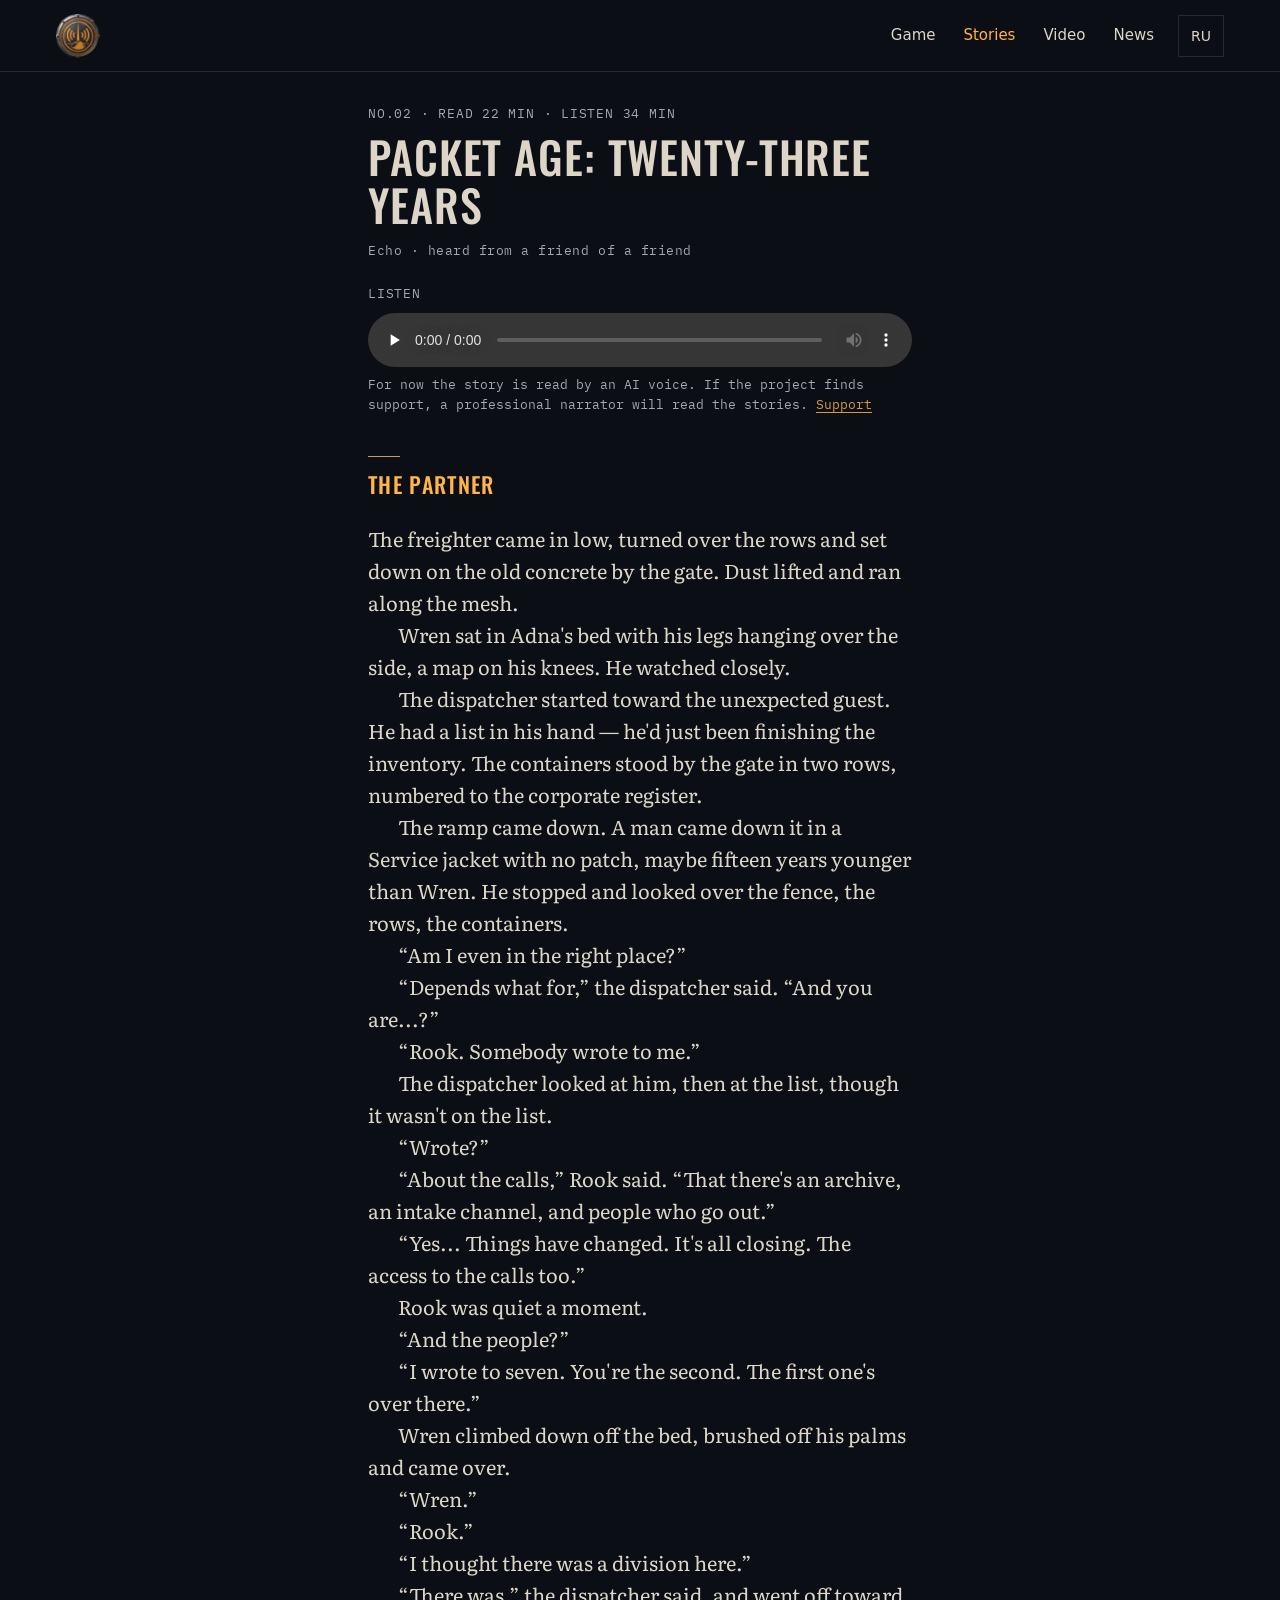
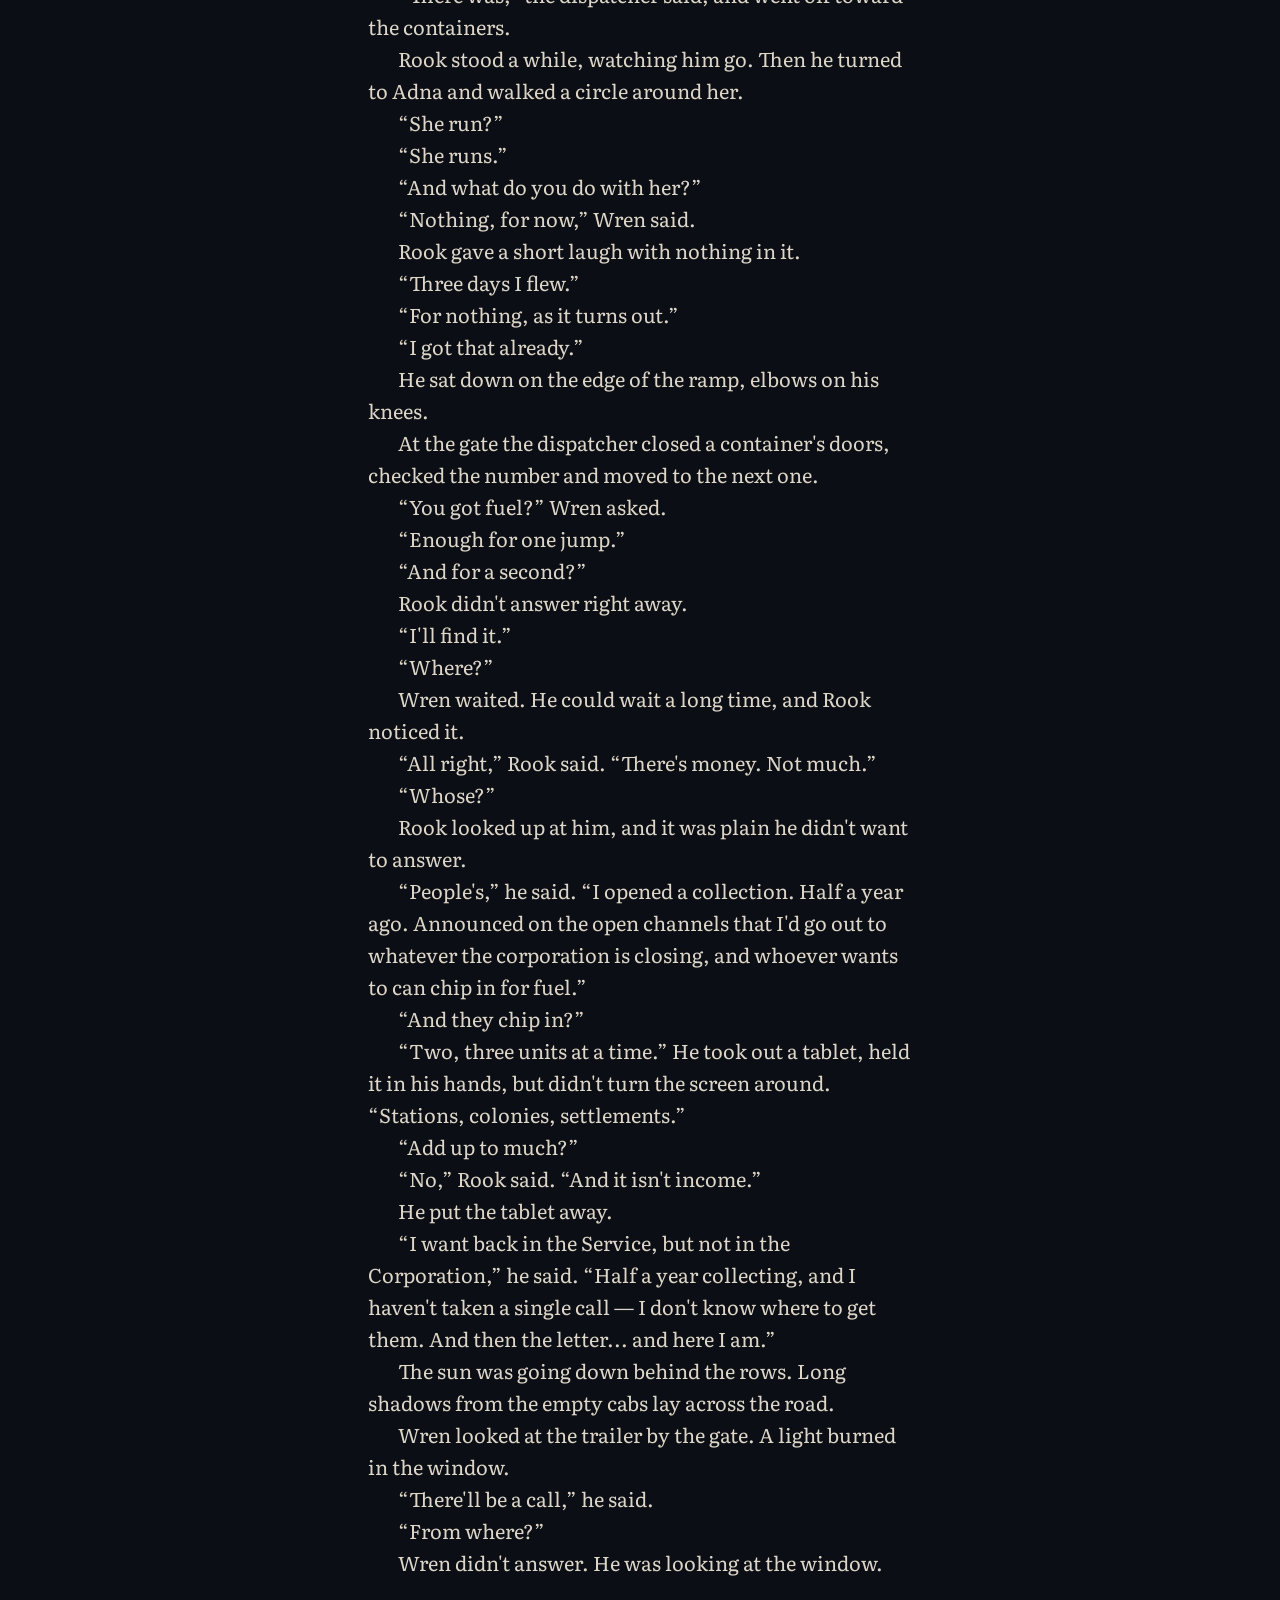
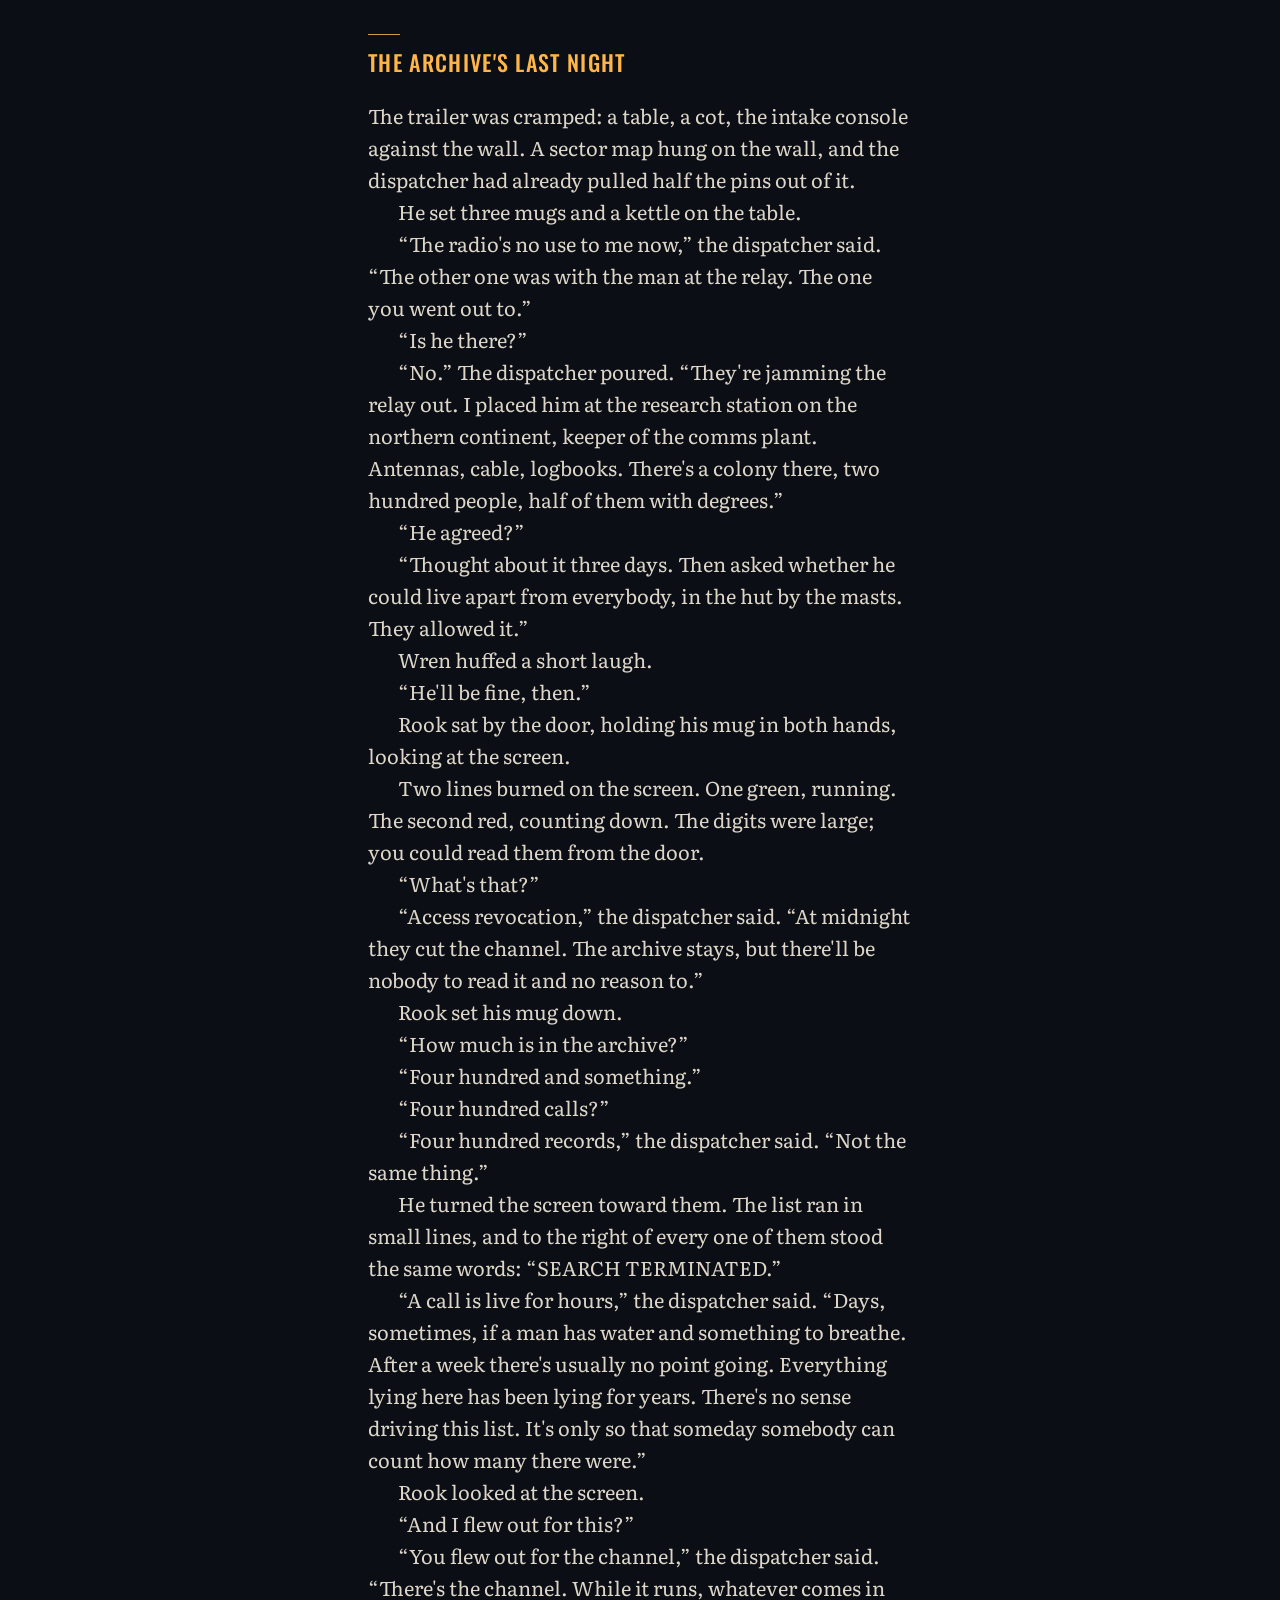
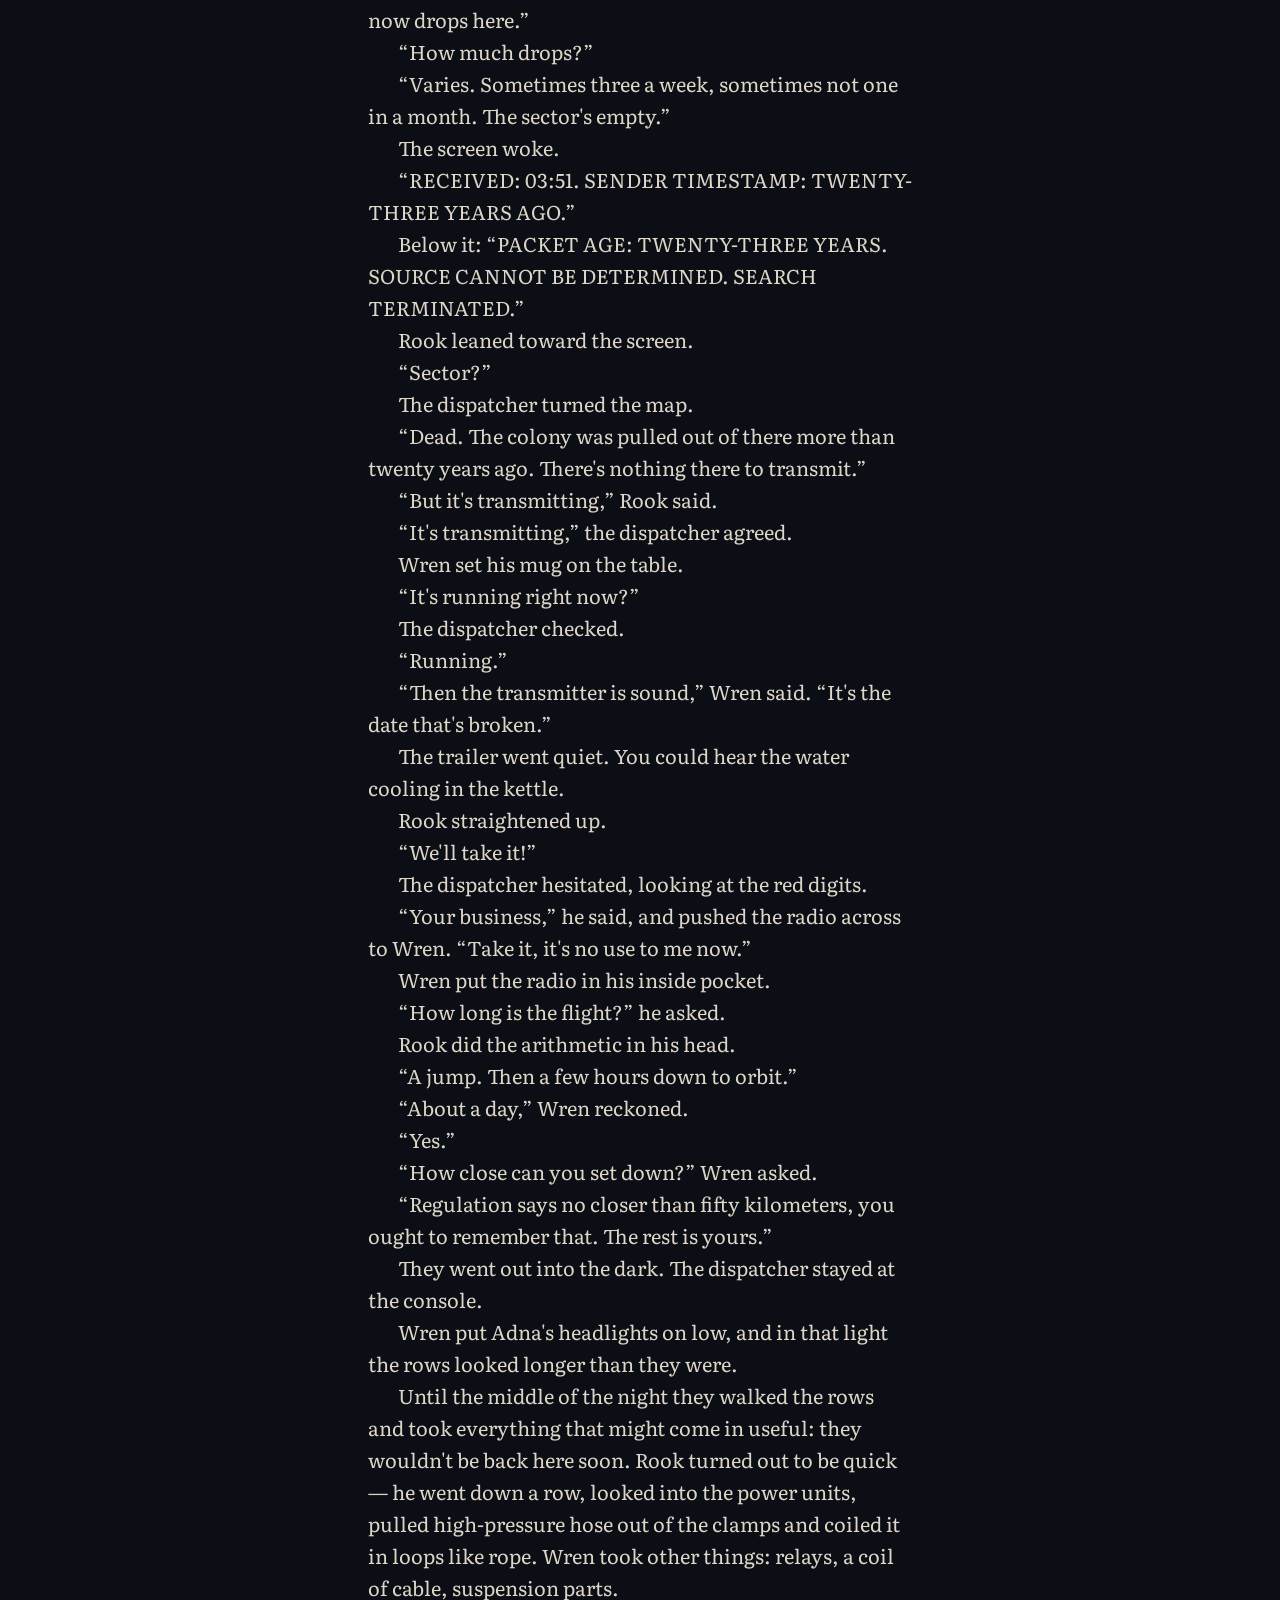
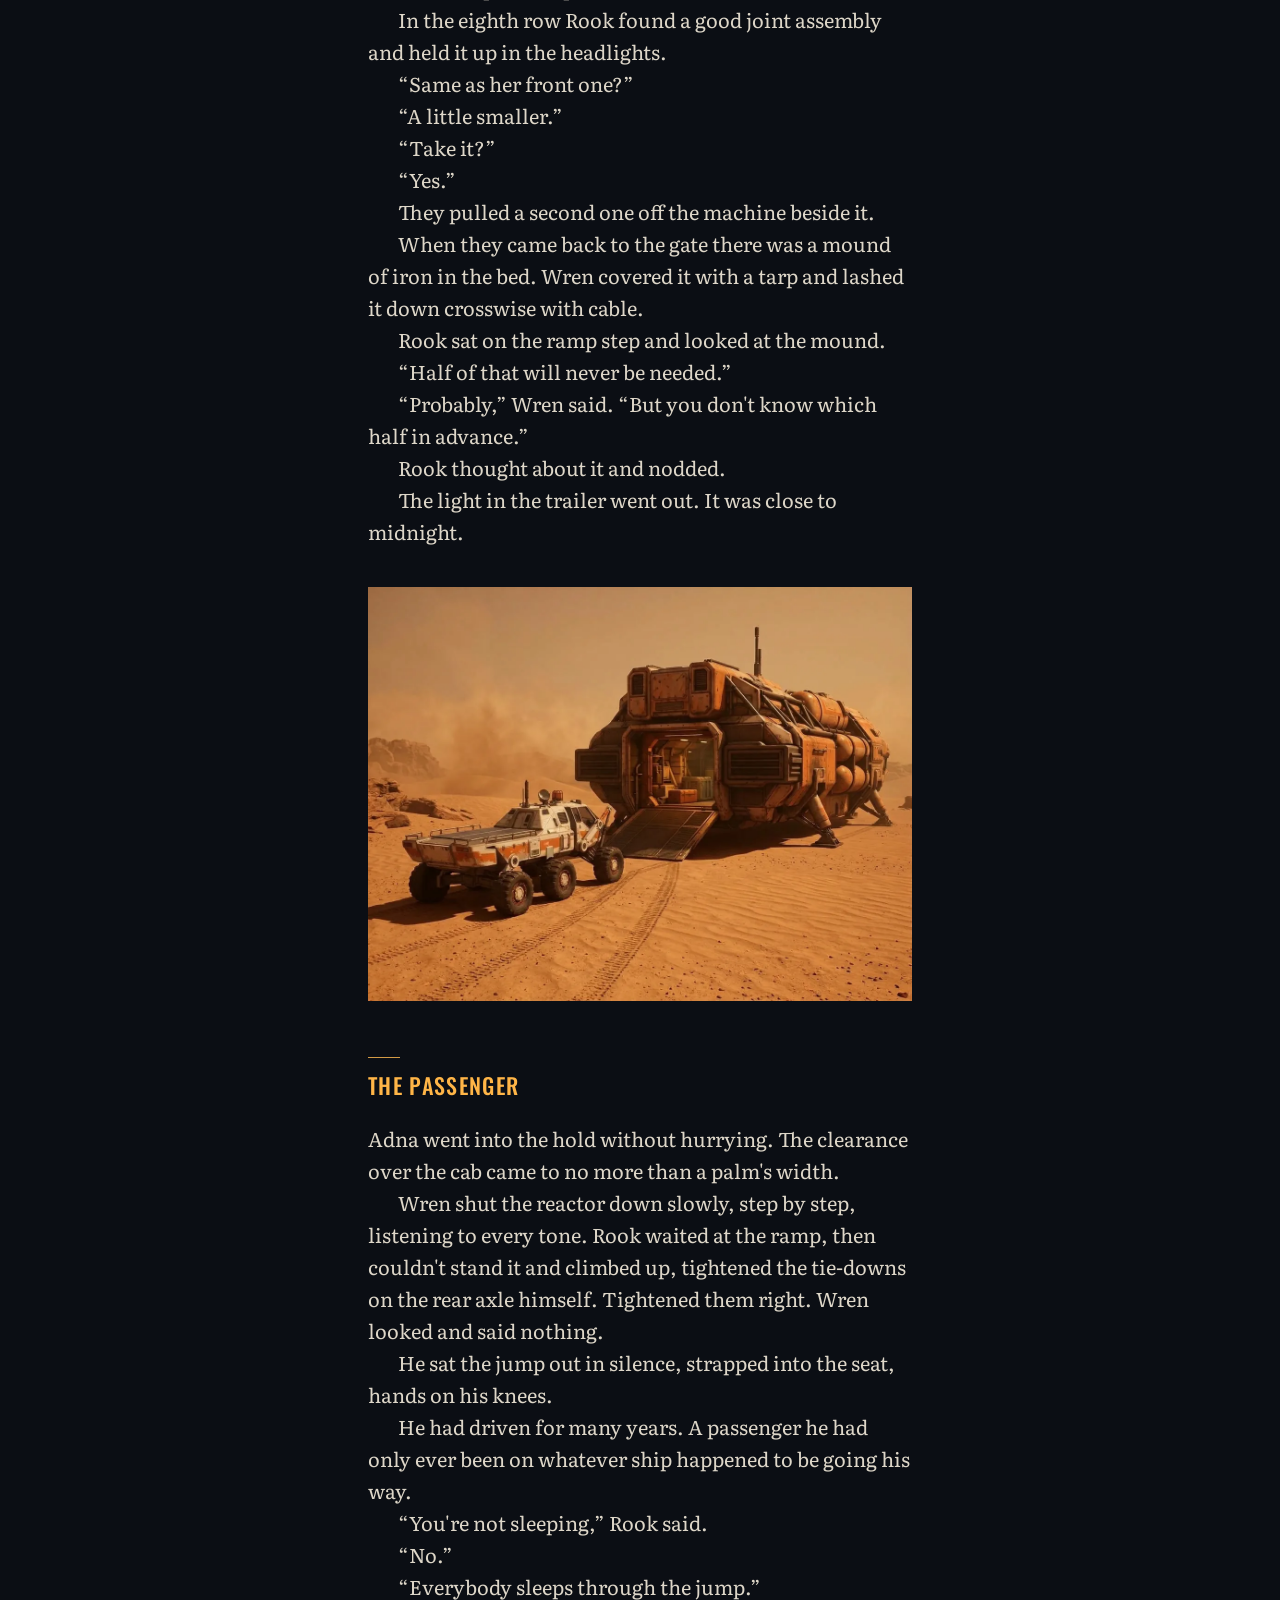
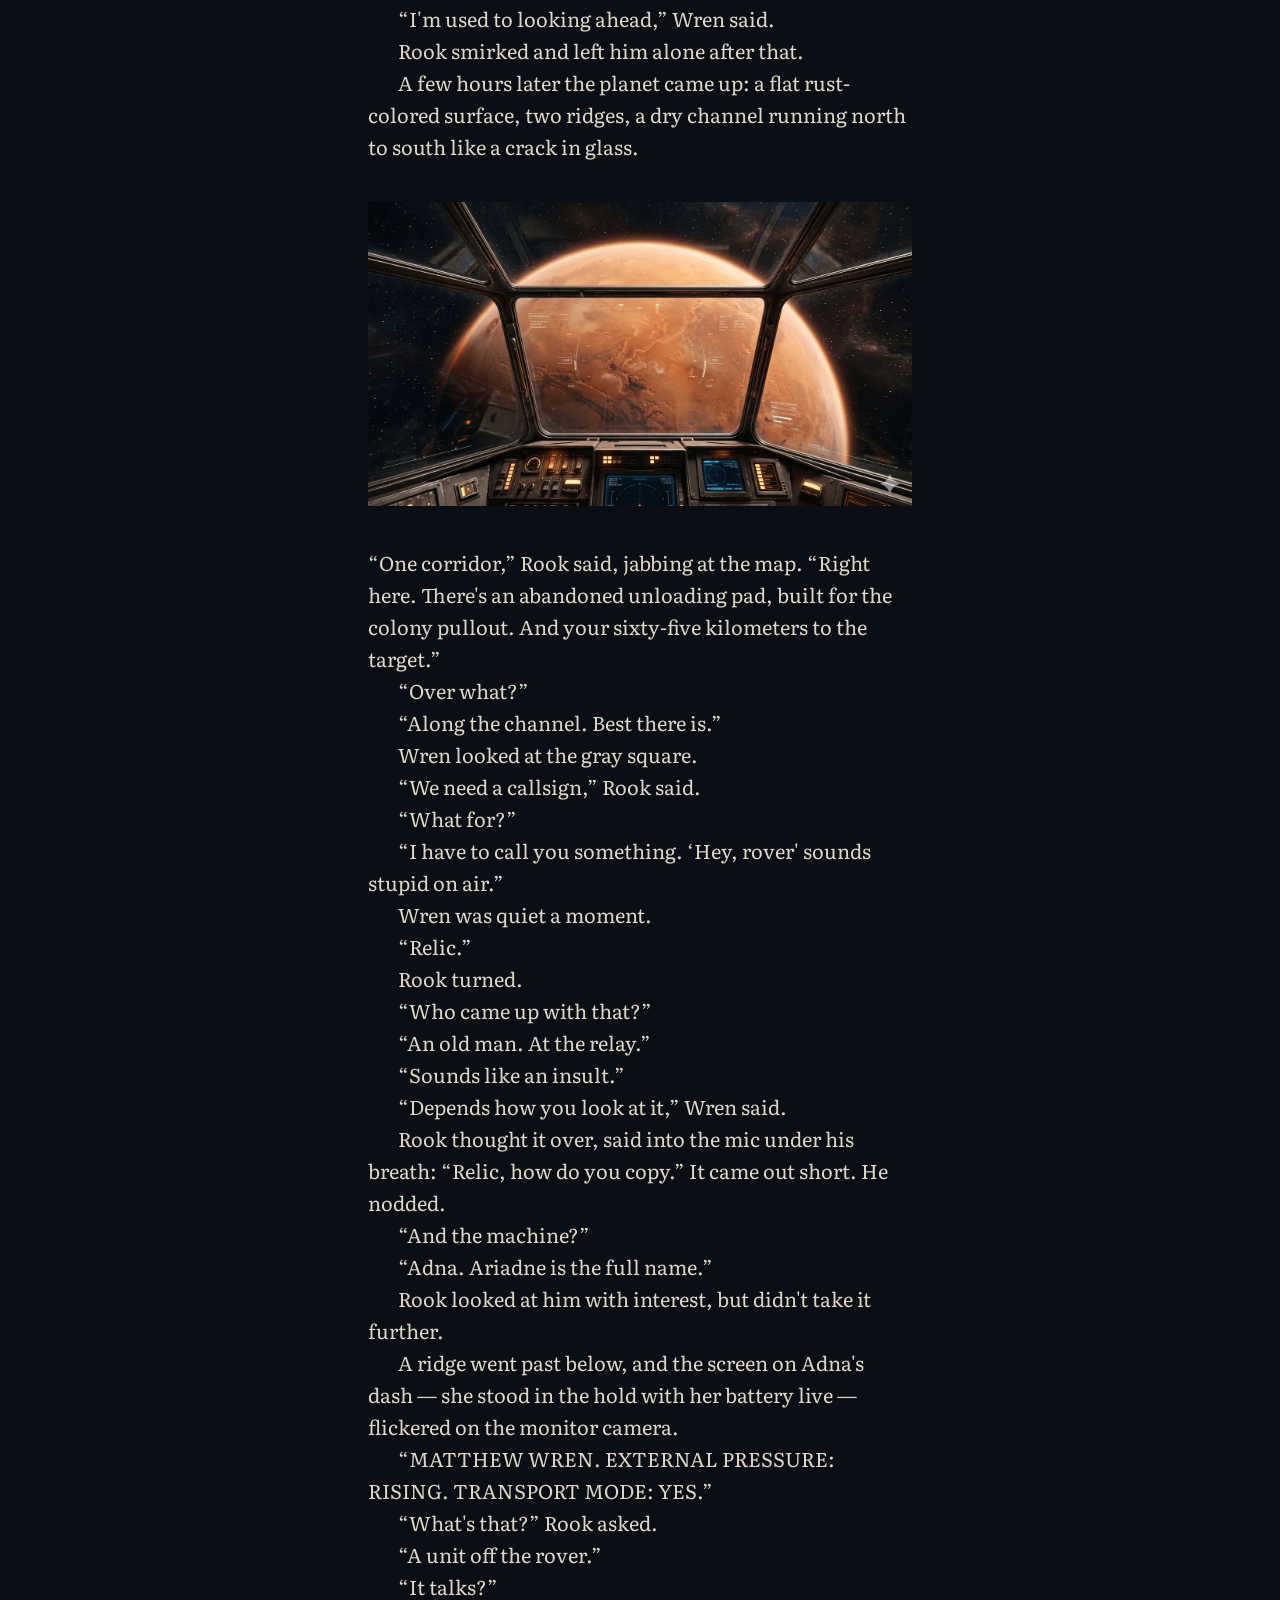
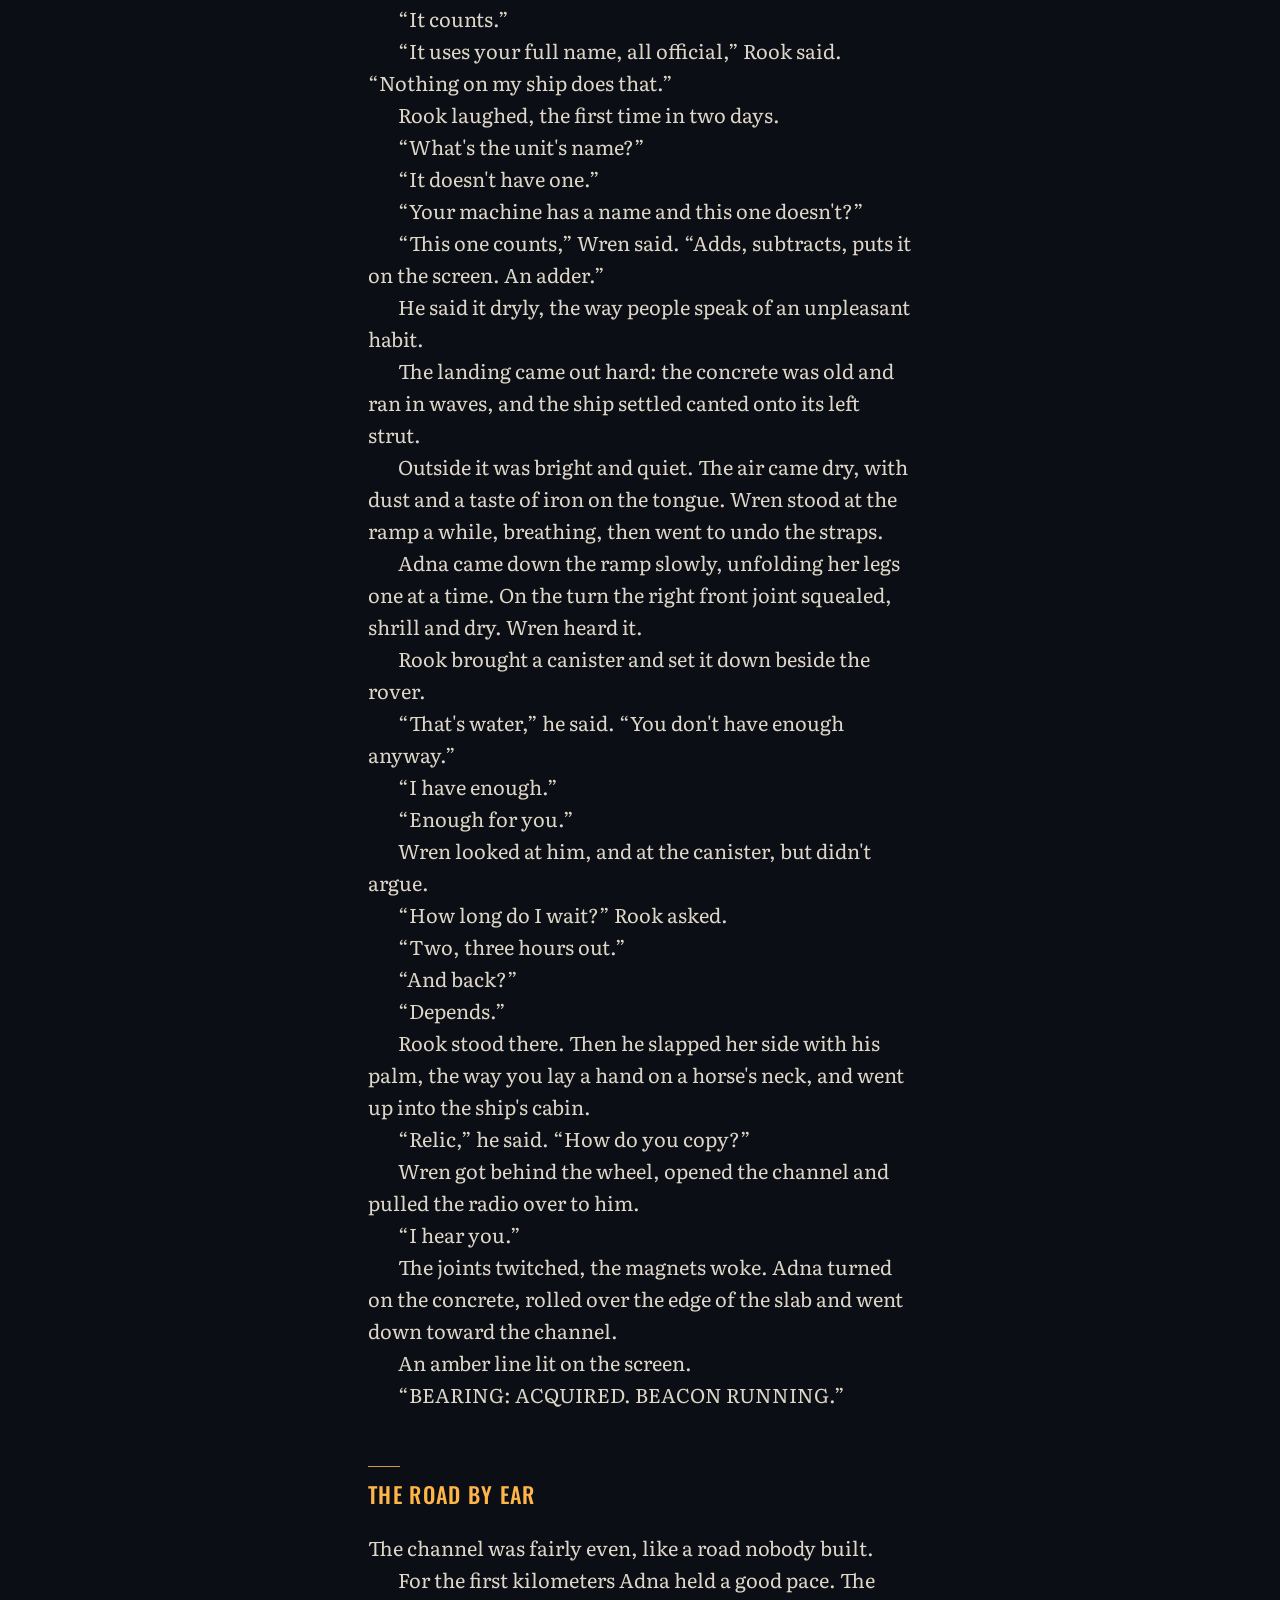
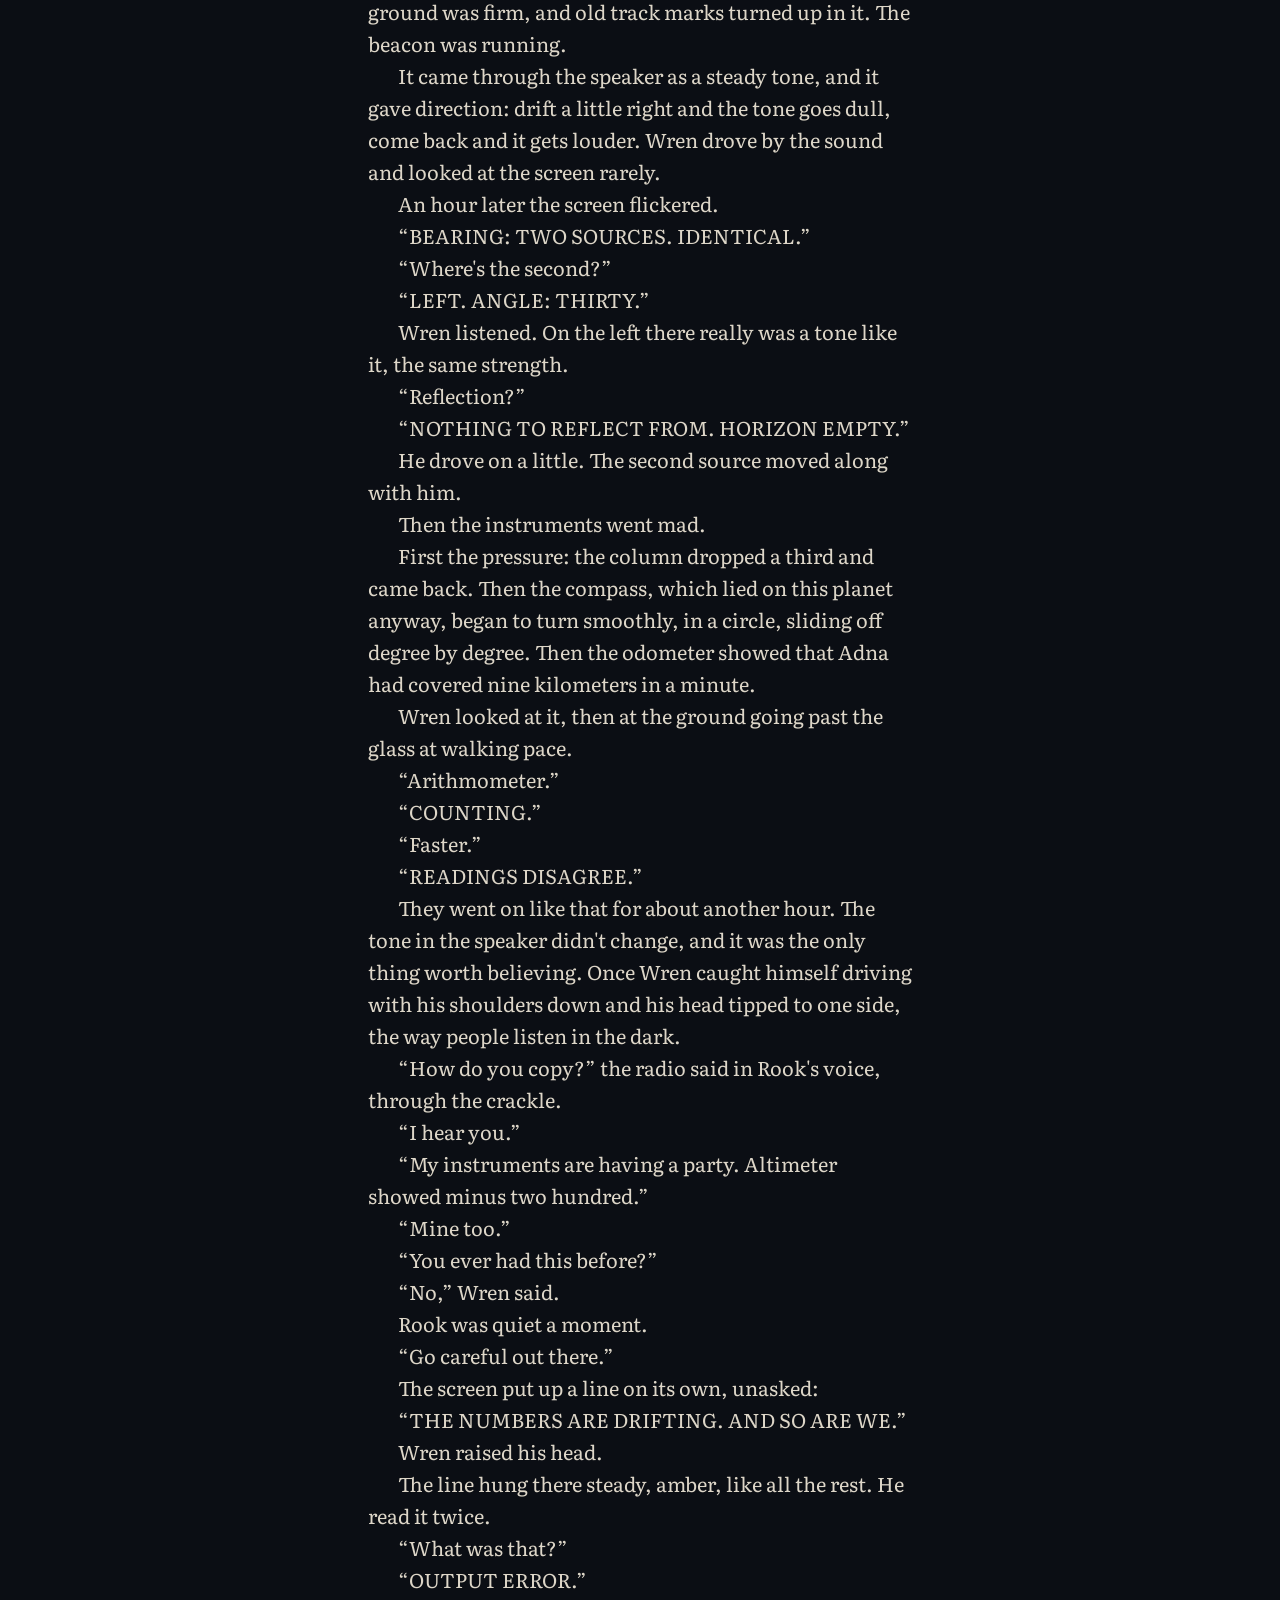
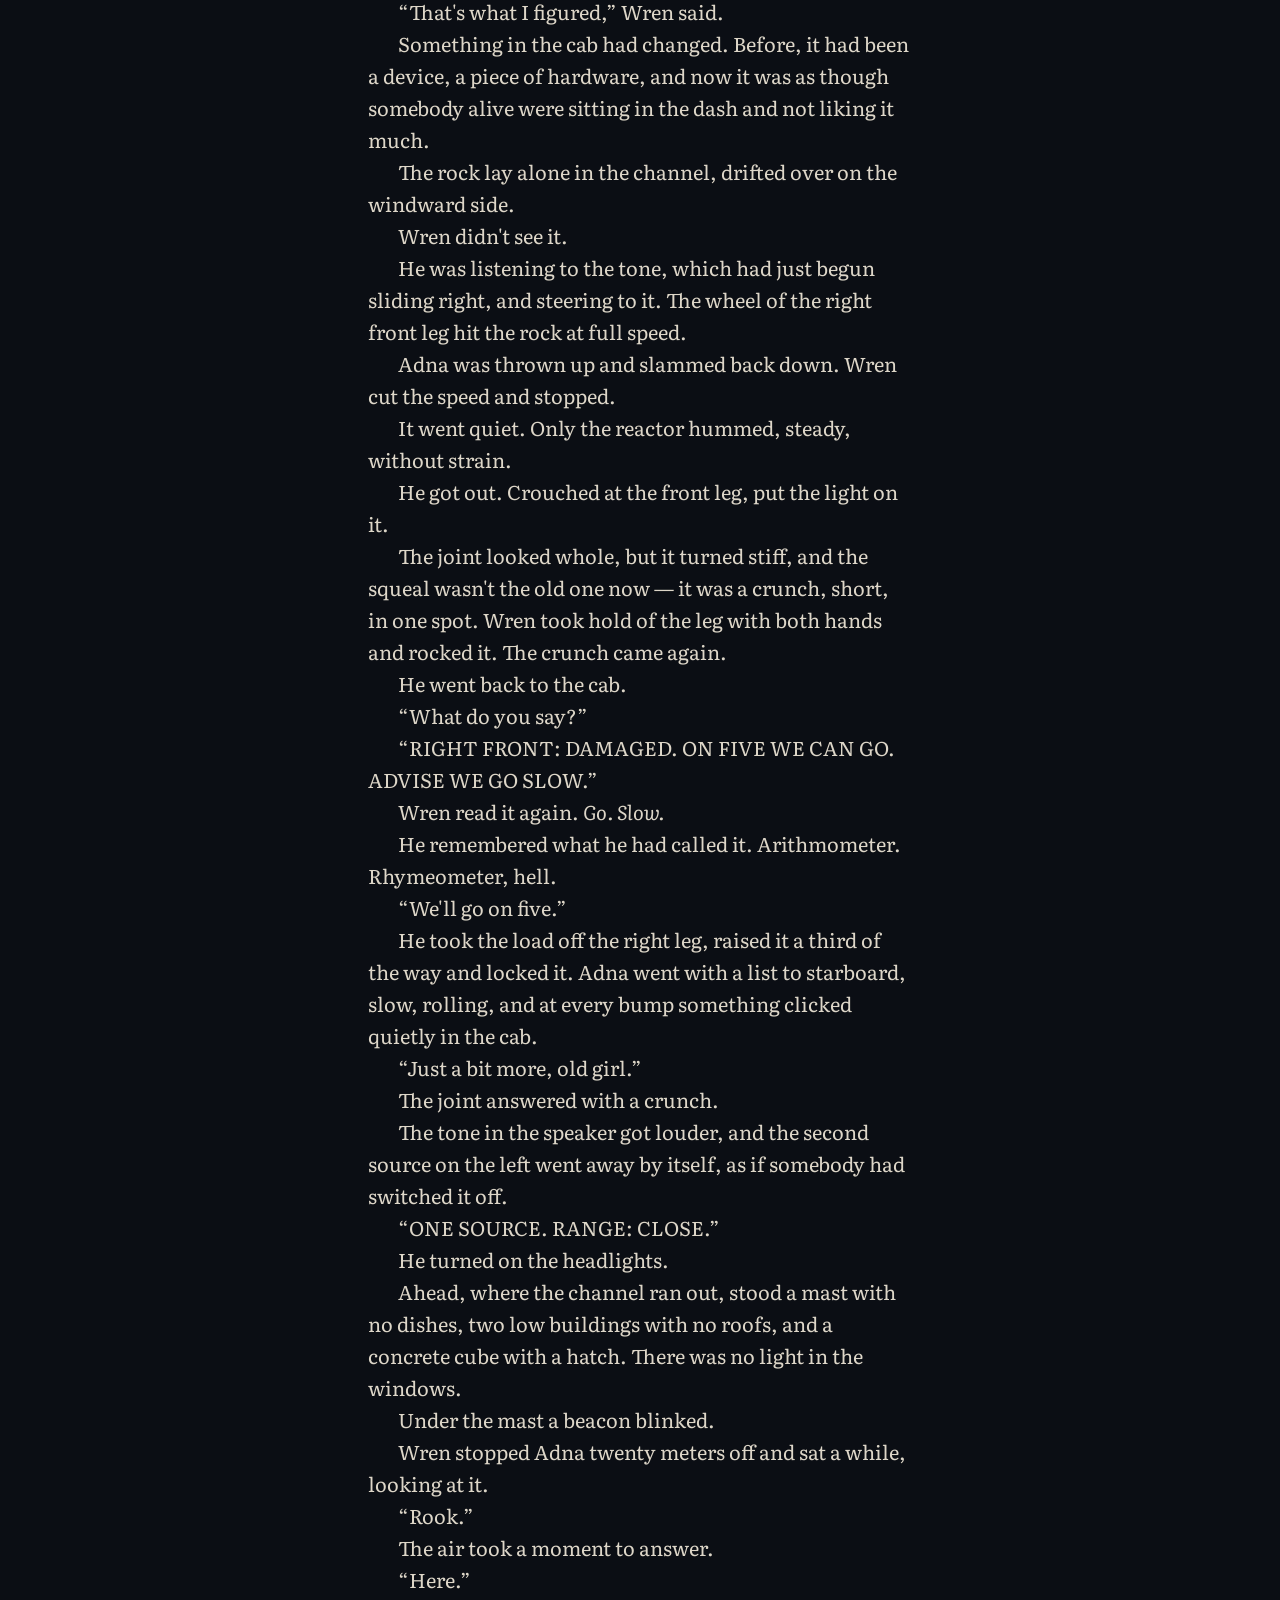
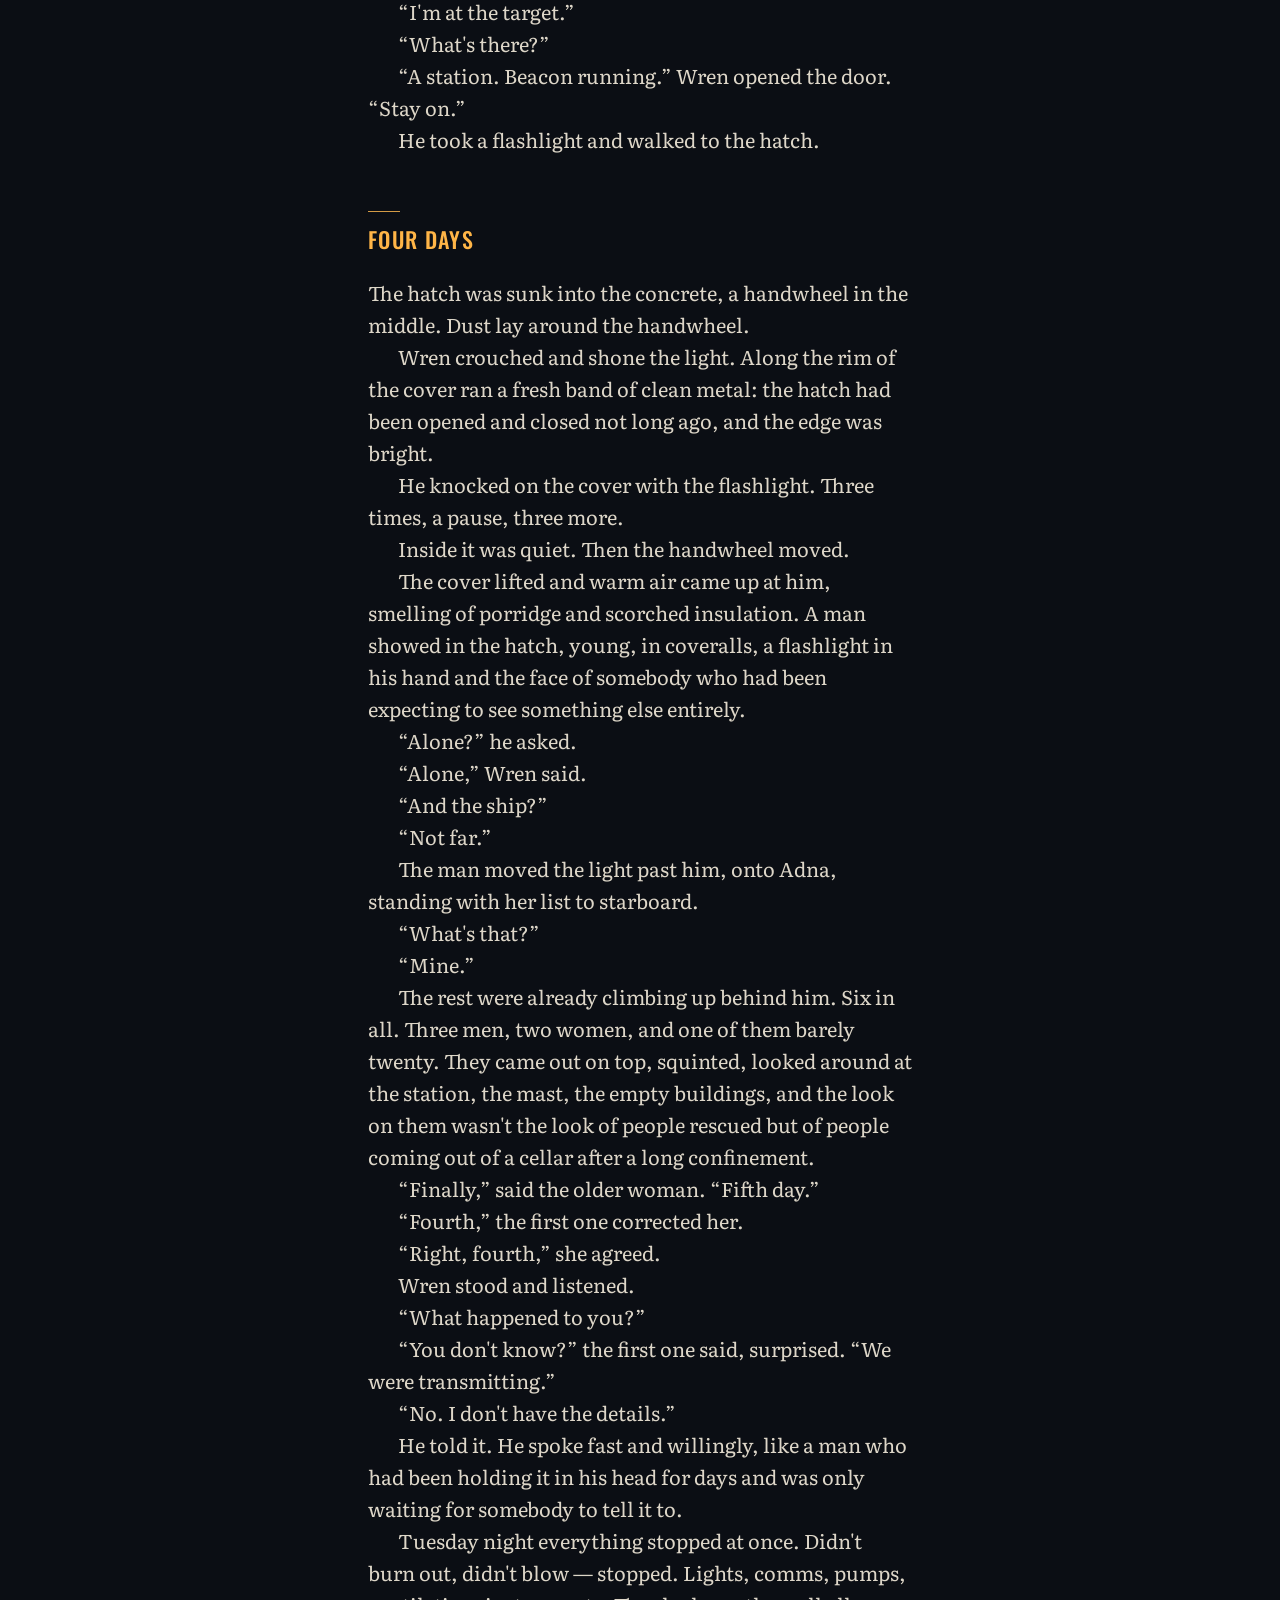
<file: stories/02-packet-age/index.html>
<!doctype html>
<html lang="en">
<head>
<meta charset="utf-8">
<meta name="viewport" content="width=device-width, initial-scale=1">
<title>Packet Age: Twenty-Three Years — Nine Responding</title>
<meta name="description" content="The division closes at midnight. One last packet drops into the channel, twenty-three years late.">
<meta property="og:title" content="Packet Age: Twenty-Three Years">
<meta property="og:description" content="The division closes at midnight. One last packet drops into the channel, twenty-three years late.">
<meta property="og:type" content="website">
<script type="module" src="https://static.cloudflareinsights.com/beacon.min.js" data-cf-beacon='{"token": "5e5eaa38a6b947d298959b87df65c44a"}'></script>
<link rel="canonical" href="https://nineresponding.com/stories/02-packet-age/">
<meta property="og:image" content="https://nineresponding.com/assets/key-art-draft-1600.webp">
<meta name="theme-color" content="#0b0e14">
<link rel="icon" href="/favicon-32.png" type="image/png" sizes="32x32">
<link rel="apple-touch-icon" href="/apple-touch-icon.png">
<link rel="preload" href="/fonts/literata-cyrillic-400-normal.woff2" as="font" type="font/woff2" crossorigin>
<link rel="stylesheet" href="/style.css?v=9d5e55bd">
<script src="/site.js?v=8b418f90" defer></script>
</head>
<body>
<a class="skip" href="#main">Skip to content</a>
<header class="site-header">
  <a class="logo" href="/" aria-label="Nine Responding">
    <img src="/assets/emblem-mark.webp" width="48" height="48" alt="">
  </a>
  <button class="menu-toggle" type="button" aria-expanded="false" aria-controls="site-nav" hidden>Menu</button>
  <nav class="site-nav" id="site-nav" aria-label="Menu"><a href="/game/">Game</a><a href="/stories/" aria-current="page">Stories</a><a href="/video/">Video</a><a href="/news/">News</a></nav>
  <a class="lang" href="https://9resp.ru/stories/02-packet-age/" hreflang="ru" aria-label="Русская версия">RU</a>
</header>
<main id="main">
<article class="wrap story"><p class="meta">No.02 · read 22 min · listen 34 min</p><h1 class="story-title">Packet Age: Twenty-Three Years</h1><p class="byline">Echo · heard from a friend of a friend</p><section class="audio"><h2 class="label">Listen</h2><audio controls preload="none" src="/assets/stories/02-packet-age/audio-en.mp3"></audio><p class="note">For now the story is read by an AI voice. If the project finds support, a professional narrator will read the stories. <a href="/support/">Support</a></p></section><div class="prose"><h2>The Partner</h2>
<p>The freighter came in low, turned over the rows and set down on the old concrete by the gate. Dust lifted and ran along the mesh.</p>
<p>Wren sat in Adna's bed with his legs hanging over the side, a map on his knees. He watched closely.</p>
<p>The dispatcher started toward the unexpected guest. He had a list in his hand — he'd just been finishing the inventory. The containers stood by the gate in two rows, numbered to the corporate register.</p>
<p>The ramp came down. A man came down it in a Service jacket with no patch, maybe fifteen years younger than Wren. He stopped and looked over the fence, the rows, the containers.</p>
<p>“Am I even in the right place?”</p>
<p>“Depends what for,” the dispatcher said. “And you are...?”</p>
<p>“Rook. Somebody wrote to me.”</p>
<p>The dispatcher looked at him, then at the list, though it wasn't on the list.</p>
<p>“Wrote?”</p>
<p>“About the calls,” Rook said. “That there's an archive, an intake channel, and people who go out.”</p>
<p>“Yes... Things have changed. It's all closing. The access to the calls too.”</p>
<p>Rook was quiet a moment.</p>
<p>“And the people?”</p>
<p>“I wrote to seven. You're the second. The first one's over there.”</p>
<p>Wren climbed down off the bed, brushed off his palms and came over.</p>
<p>“Wren.”</p>
<p>“Rook.”</p>
<p>“I thought there was a division here.”</p>
<p>“There was,” the dispatcher said, and went off toward the containers.</p>
<p>Rook stood a while, watching him go. Then he turned to Adna and walked a circle around her.</p>
<p>“She run?”</p>
<p>“She runs.”</p>
<p>“And what do you do with her?”</p>
<p>“Nothing, for now,” Wren said.</p>
<p>Rook gave a short laugh with nothing in it.</p>
<p>“Three days I flew.”</p>
<p>“For nothing, as it turns out.”</p>
<p>“I got that already.”</p>
<p>He sat down on the edge of the ramp, elbows on his knees.</p>
<p>At the gate the dispatcher closed a container's doors, checked the number and moved to the next one.</p>
<p>“You got fuel?” Wren asked.</p>
<p>“Enough for one jump.”</p>
<p>“And for a second?”</p>
<p>Rook didn't answer right away.</p>
<p>“I'll find it.”</p>
<p>“Where?”</p>
<p>Wren waited. He could wait a long time, and Rook noticed it.</p>
<p>“All right,” Rook said. “There's money. Not much.”</p>
<p>“Whose?”</p>
<p>Rook looked up at him, and it was plain he didn't want to answer.</p>
<p>“People's,” he said. “I opened a collection. Half a year ago. Announced on the open channels that I'd go out to whatever the corporation is closing, and whoever wants to can chip in for fuel.”</p>
<p>“And they chip in?”</p>
<p>“Two, three units at a time.” He took out a tablet, held it in his hands, but didn't turn the screen around. “Stations, colonies, settlements.”</p>
<p>“Add up to much?”</p>
<p>“No,” Rook said. “And it isn't income.”</p>
<p>He put the tablet away.</p>
<p>“I want back in the Service, but not in the Corporation,” he said. “Half a year collecting, and I haven't taken a single call — I don't know where to get them. And then the letter... and here I am.”</p>
<p>The sun was going down behind the rows. Long shadows from the empty cabs lay across the road.</p>
<p>Wren looked at the trailer by the gate. A light burned in the window.</p>
<p>“There'll be a call,” he said.</p>
<p>“From where?”</p>
<p>Wren didn't answer. He was looking at the window.</p>
<h2>The Archive's Last Night</h2>
<p>The trailer was cramped: a table, a cot, the intake console against the wall. A sector map hung on the wall, and the dispatcher had already pulled half the pins out of it.</p>
<p>He set three mugs and a kettle on the table.</p>
<p>“The radio's no use to me now,” the dispatcher said. “The other one was with the man at the relay. The one you went out to.”</p>
<p>“Is he there?”</p>
<p>“No.” The dispatcher poured. “They're jamming the relay out. I placed him at the research station on the northern continent, keeper of the comms plant. Antennas, cable, logbooks. There's a colony there, two hundred people, half of them with degrees.”</p>
<p>“He agreed?”</p>
<p>“Thought about it three days. Then asked whether he could live apart from everybody, in the hut by the masts. They allowed it.”</p>
<p>Wren huffed a short laugh.</p>
<p>“He'll be fine, then.”</p>
<p>Rook sat by the door, holding his mug in both hands, looking at the screen.</p>
<p>Two lines burned on the screen. One green, running. The second red, counting down. The digits were large; you could read them from the door.</p>
<p>“What's that?”</p>
<p>“Access revocation,” the dispatcher said. “At midnight they cut the channel. The archive stays, but there'll be nobody to read it and no reason to.”</p>
<p>Rook set his mug down.</p>
<p>“How much is in the archive?”</p>
<p>“Four hundred and something.”</p>
<p>“Four hundred calls?”</p>
<p>“Four hundred records,” the dispatcher said. “Not the same thing.”</p>
<p>He turned the screen toward them. The list ran in small lines, and to the right of every one of them stood the same words: “SEARCH TERMINATED.”</p>
<p>“A call is live for hours,” the dispatcher said. “Days, sometimes, if a man has water and something to breathe. After a week there's usually no point going. Everything lying here has been lying for years. There's no sense driving this list. It's only so that someday somebody can count how many there were.”</p>
<p>Rook looked at the screen.</p>
<p>“And I flew out for this?”</p>
<p>“You flew out for the channel,” the dispatcher said. “There's the channel. While it runs, whatever comes in now drops here.”</p>
<p>“How much drops?”</p>
<p>“Varies. Sometimes three a week, sometimes not one in a month. The sector's empty.”</p>
<p>The screen woke.</p>
<p>“RECEIVED: 03:51. SENDER TIMESTAMP: TWENTY-THREE YEARS AGO.”</p>
<p>Below it: “PACKET AGE: TWENTY-THREE YEARS. SOURCE CANNOT BE DETERMINED. SEARCH TERMINATED.”</p>
<p>Rook leaned toward the screen.</p>
<p>“Sector?”</p>
<p>The dispatcher turned the map.</p>
<p>“Dead. The colony was pulled out of there more than twenty years ago. There's nothing there to transmit.”</p>
<p>“But it's transmitting,” Rook said.</p>
<p>“It's transmitting,” the dispatcher agreed.</p>
<p>Wren set his mug on the table.</p>
<p>“It's running right now?”</p>
<p>The dispatcher checked.</p>
<p>“Running.”</p>
<p>“Then the transmitter is sound,” Wren said. “It's the date that's broken.”</p>
<p>The trailer went quiet. You could hear the water cooling in the kettle.</p>
<p>Rook straightened up.</p>
<p>“We'll take it!”</p>
<p>The dispatcher hesitated, looking at the red digits.</p>
<p>“Your business,” he said, and pushed the radio across to Wren. “Take it, it's no use to me now.”</p>
<p>Wren put the radio in his inside pocket.</p>
<p>“How long is the flight?” he asked.</p>
<p>Rook did the arithmetic in his head.</p>
<p>“A jump. Then a few hours down to orbit.”</p>
<p>“About a day,” Wren reckoned.</p>
<p>“Yes.”</p>
<p>“How close can you set down?” Wren asked.</p>
<p>“Regulation says no closer than fifty kilometers, you ought to remember that. The rest is yours.”</p>
<p>They went out into the dark. The dispatcher stayed at the console.</p>
<p>Wren put Adna's headlights on low, and in that light the rows looked longer than they were.</p>
<p>Until the middle of the night they walked the rows and took everything that might come in useful: they wouldn't be back here soon. Rook turned out to be quick — he went down a row, looked into the power units, pulled high-pressure hose out of the clamps and coiled it in loops like rope. Wren took other things: relays, a coil of cable, suspension parts.</p>
<p>In the eighth row Rook found a good joint assembly and held it up in the headlights.</p>
<p>“Same as her front one?”</p>
<p>“A little smaller.”</p>
<p>“Take it?”</p>
<p>“Yes.”</p>
<p>They pulled a second one off the machine beside it.</p>
<p>When they came back to the gate there was a mound of iron in the bed. Wren covered it with a tarp and lashed it down crosswise with cable.</p>
<p>Rook sat on the ramp step and looked at the mound.</p>
<p>“Half of that will never be needed.”</p>
<p>“Probably,” Wren said. “But you don't know which half in advance.”</p>
<p>Rook thought about it and nodded.</p>
<p>The light in the trailer went out. It was close to midnight.</p>
<figure><img src="/assets/stories/02-packet-age/01.webp" width="1178" height="896" alt="Adna rolling into the ship&#x27;s hold" loading="lazy" decoding="async"></figure>
<h2>The Passenger</h2>
<p>Adna went into the hold without hurrying. The clearance over the cab came to no more than a palm's width.</p>
<p>Wren shut the reactor down slowly, step by step, listening to every tone. Rook waited at the ramp, then couldn't stand it and climbed up, tightened the tie-downs on the rear axle himself. Tightened them right. Wren looked and said nothing.</p>
<p>He sat the jump out in silence, strapped into the seat, hands on his knees.</p>
<p>He had driven for many years. A passenger he had only ever been on whatever ship happened to be going his way.</p>
<p>“You're not sleeping,” Rook said.</p>
<p>“No.”</p>
<p>“Everybody sleeps through the jump.”</p>
<p>“I'm used to looking ahead,” Wren said.</p>
<p>Rook smirked and left him alone after that.</p>
<p>A few hours later the planet came up: a flat rust-colored surface, two ridges, a dry channel running north to south like a crack in glass.</p>
<figure><img src="/assets/stories/02-packet-age/02.webp" width="1400" height="781" alt="The planet seen from the ship" loading="lazy" decoding="async"></figure>
<p>“One corridor,” Rook said, jabbing at the map. “Right here. There's an abandoned unloading pad, built for the colony pullout. And your sixty-five kilometers to the target.”</p>
<p>“Over what?”</p>
<p>“Along the channel. Best there is.”</p>
<p>Wren looked at the gray square.</p>
<p>“We need a callsign,” Rook said.</p>
<p>“What for?”</p>
<p>“I have to call you something. ‘Hey, rover' sounds stupid on air.”</p>
<p>Wren was quiet a moment.</p>
<p>“Relic.”</p>
<p>Rook turned.</p>
<p>“Who came up with that?”</p>
<p>“An old man. At the relay.”</p>
<p>“Sounds like an insult.”</p>
<p>“Depends how you look at it,” Wren said.</p>
<p>Rook thought it over, said into the mic under his breath: “Relic, how do you copy.” It came out short. He nodded.</p>
<p>“And the machine?”</p>
<p>“Adna. Ariadne is the full name.”</p>
<p>Rook looked at him with interest, but didn't take it further.</p>
<p>A ridge went past below, and the screen on Adna's dash — she stood in the hold with her battery live — flickered on the monitor camera.</p>
<p>“MATTHEW WREN. EXTERNAL PRESSURE: RISING. TRANSPORT MODE: YES.”</p>
<p>“What's that?” Rook asked.</p>
<p>“A unit off the rover.”</p>
<p>“It talks?”</p>
<p>“It counts.”</p>
<p>“It uses your full name, all official,” Rook said. “Nothing on my ship does that.”</p>
<p>Rook laughed, the first time in two days.</p>
<p>“What's the unit's name?”</p>
<p>“It doesn't have one.”</p>
<p>“Your machine has a name and this one doesn't?”</p>
<p>“This one counts,” Wren said. “Adds, subtracts, puts it on the screen. An adder.”</p>
<p>He said it dryly, the way people speak of an unpleasant habit.</p>
<p>The landing came out hard: the concrete was old and ran in waves, and the ship settled canted onto its left strut.</p>
<p>Outside it was bright and quiet. The air came dry, with dust and a taste of iron on the tongue. Wren stood at the ramp a while, breathing, then went to undo the straps.</p>
<p>Adna came down the ramp slowly, unfolding her legs one at a time. On the turn the right front joint squealed, shrill and dry. Wren heard it.</p>
<p>Rook brought a canister and set it down beside the rover.</p>
<p>“That's water,” he said. “You don't have enough anyway.”</p>
<p>“I have enough.”</p>
<p>“Enough for you.”</p>
<p>Wren looked at him, and at the canister, but didn't argue.</p>
<p>“How long do I wait?” Rook asked.</p>
<p>“Two, three hours out.”</p>
<p>“And back?”</p>
<p>“Depends.”</p>
<p>Rook stood there. Then he slapped her side with his palm, the way you lay a hand on a horse's neck, and went up into the ship's cabin.</p>
<p>“Relic,” he said. “How do you copy?”</p>
<p>Wren got behind the wheel, opened the channel and pulled the radio over to him.</p>
<p>“I hear you.”</p>
<p>The joints twitched, the magnets woke. Adna turned on the concrete, rolled over the edge of the slab and went down toward the channel.</p>
<p>An amber line lit on the screen.</p>
<p>“BEARING: ACQUIRED. BEACON RUNNING.”</p>
<h2>The Road by Ear</h2>
<p>The channel was fairly even, like a road nobody built.</p>
<p>For the first kilometers Adna held a good pace. The ground was firm, and old track marks turned up in it. The beacon was running.</p>
<p>It came through the speaker as a steady tone, and it gave direction: drift a little right and the tone goes dull, come back and it gets louder. Wren drove by the sound and looked at the screen rarely.</p>
<p>An hour later the screen flickered.</p>
<p>“BEARING: TWO SOURCES. IDENTICAL.”</p>
<p>“Where's the second?”</p>
<p>“LEFT. ANGLE: THIRTY.”</p>
<p>Wren listened. On the left there really was a tone like it, the same strength.</p>
<p>“Reflection?”</p>
<p>“NOTHING TO REFLECT FROM. HORIZON EMPTY.”</p>
<p>He drove on a little. The second source moved along with him.</p>
<p>Then the instruments went mad.</p>
<p>First the pressure: the column dropped a third and came back. Then the compass, which lied on this planet anyway, began to turn smoothly, in a circle, sliding off degree by degree. Then the odometer showed that Adna had covered nine kilometers in a minute.</p>
<p>Wren looked at it, then at the ground going past the glass at walking pace.</p>
<p>“Arithmometer.”</p>
<p>“COUNTING.”</p>
<p>“Faster.”</p>
<p>“READINGS DISAGREE.”</p>
<p>They went on like that for about another hour. The tone in the speaker didn't change, and it was the only thing worth believing. Once Wren caught himself driving with his shoulders down and his head tipped to one side, the way people listen in the dark.</p>
<p>“How do you copy?” the radio said in Rook's voice, through the crackle.</p>
<p>“I hear you.”</p>
<p>“My instruments are having a party. Altimeter showed minus two hundred.”</p>
<p>“Mine too.”</p>
<p>“You ever had this before?”</p>
<p>“No,” Wren said.</p>
<p>Rook was quiet a moment.</p>
<p>“Go careful out there.”</p>
<p>The screen put up a line on its own, unasked:</p>
<p>“THE NUMBERS ARE DRIFTING. AND SO ARE WE.”</p>
<p>Wren raised his head.</p>
<p>The line hung there steady, amber, like all the rest. He read it twice.</p>
<p>“What was that?”</p>
<p>“OUTPUT ERROR.”</p>
<p>“That's what I figured,” Wren said.</p>
<p>Something in the cab had changed. Before, it had been a device, a piece of hardware, and now it was as though somebody alive were sitting in the dash and not liking it much.</p>
<p>The rock lay alone in the channel, drifted over on the windward side.</p>
<p>Wren didn't see it.</p>
<p>He was listening to the tone, which had just begun sliding right, and steering to it. The wheel of the right front leg hit the rock at full speed.</p>
<p>Adna was thrown up and slammed back down. Wren cut the speed and stopped.</p>
<p>It went quiet. Only the reactor hummed, steady, without strain.</p>
<p>He got out. Crouched at the front leg, put the light on it.</p>
<p>The joint looked whole, but it turned stiff, and the squeal wasn't the old one now — it was a crunch, short, in one spot. Wren took hold of the leg with both hands and rocked it. The crunch came again.</p>
<p>He went back to the cab.</p>
<p>“What do you say?”</p>
<p>“RIGHT FRONT: DAMAGED. ON FIVE WE CAN GO. ADVISE WE GO SLOW.”</p>
<p>Wren read it again. <em>Go. Slow.</em></p>
<p>He remembered what he had called it. Arithmometer. Rhymeometer, hell.</p>
<p>“We'll go on five.”</p>
<p>He took the load off the right leg, raised it a third of the way and locked it. Adna went with a list to starboard, slow, rolling, and at every bump something clicked quietly in the cab.</p>
<p>“Just a bit more, old girl.”</p>
<p>The joint answered with a crunch.</p>
<p>The tone in the speaker got louder, and the second source on the left went away by itself, as if somebody had switched it off.</p>
<p>“ONE SOURCE. RANGE: CLOSE.”</p>
<p>He turned on the headlights.</p>
<p>Ahead, where the channel ran out, stood a mast with no dishes, two low buildings with no roofs, and a concrete cube with a hatch. There was no light in the windows.</p>
<p>Under the mast a beacon blinked.</p>
<p>Wren stopped Adna twenty meters off and sat a while, looking at it.</p>
<p>“Rook.”</p>
<p>The air took a moment to answer.</p>
<p>“Here.”</p>
<p>“I'm at the target.”</p>
<p>“What's there?”</p>
<p>“A station. Beacon running.” Wren opened the door. “Stay on.”</p>
<p>He took a flashlight and walked to the hatch.</p>
<h2>Four Days</h2>
<p>The hatch was sunk into the concrete, a handwheel in the middle. Dust lay around the handwheel.</p>
<p>Wren crouched and shone the light. Along the rim of the cover ran a fresh band of clean metal: the hatch had been opened and closed not long ago, and the edge was bright.</p>
<p>He knocked on the cover with the flashlight. Three times, a pause, three more.</p>
<p>Inside it was quiet. Then the handwheel moved.</p>
<p>The cover lifted and warm air came up at him, smelling of porridge and scorched insulation. A man showed in the hatch, young, in coveralls, a flashlight in his hand and the face of somebody who had been expecting to see something else entirely.</p>
<p>“Alone?” he asked.</p>
<p>“Alone,” Wren said.</p>
<p>“And the ship?”</p>
<p>“Not far.”</p>
<p>The man moved the light past him, onto Adna, standing with her list to starboard.</p>
<p>“What's that?”</p>
<p>“Mine.”</p>
<p>The rest were already climbing up behind him. Six in all. Three men, two women, and one of them barely twenty. They came out on top, squinted, looked around at the station, the mast, the empty buildings, and the look on them wasn't the look of people rescued but of people coming out of a cellar after a long confinement.</p>
<p>“Finally,” said the older woman. “Fifth day.”</p>
<p>“Fourth,” the first one corrected her.</p>
<p>“Right, fourth,” she agreed.</p>
<p>Wren stood and listened.</p>
<p>“What happened to you?”</p>
<p>“You don't know?” the first one said, surprised. “We were transmitting.”</p>
<p>“No. I don't have the details.”</p>
<p>He told it. He spoke fast and willingly, like a man who had been holding it in his head for days and was only waiting for somebody to tell it to.</p>
<p>Tuesday night everything stopped at once. Didn't burn out, didn't blow — stopped. Lights, comms, pumps, ventilation, instruments. The clocks on the wall all stopped in the same moment, and the wristwatches too. Then, after a while, some of the light came back on its own, and the comms didn't.</p>
<p>“Somebody saw a strange glow right before it,” he said, “but nearly all of us were below just then.”</p>
<p>“Who turned the beacon on?”</p>
<p>“It did itself. It's on separate power. We haven't touched it since.”</p>
<p>Wren nodded.</p>
<p>He listened, and he looked.</p>
<p>The man in coveralls wore the patch of a colony that had been taken off this planet years ago. The flashlight in his hand had an incandescent bulb and a hand crank, scraped down one side but whole. Behind him in the hatch a ladder showed, and a panel, and on the panel were knife switches Wren hadn't seen since he was young, and even then they were counted old.</p>
<p>And the panel was new. Painted, no rust.</p>
<p>Wren walked around the concrete cube and put the light on the plate at the foot of the mast. Station number, year of construction. He did the arithmetic.</p>
<p>Then he came back to the people.</p>
<p>“Excuse me,” he said. “What's today?”</p>
<p>“Friday,” the woman said. “The fifteenth.”</p>
<p>“The fifteenth,” Wren repeated.</p>
<p>“That's right.”</p>
<p>“And the year?”</p>
<p>They all went quiet.</p>
<p>The young one laughed first. Then the others laughed, not unkindly but with relief, the way people laugh when somebody does something silly and takes the tension off.</p>
<p>She said the year. Wren stood there.</p>
<p>“Understood,” he said.</p>
<p>Then he turned and walked to Adna without a word.</p>
<p>“Where are you going?”</p>
<p>“To get the canopy up,” he said without turning. “You won't all fit in the cab.”</p>
<p>The canopy in the bed was rolled and strapped to the sides. Wren let the straps go, took out the bows, set the first one, went for the second. He set the bows, pulled the fabric tight, walked around, checked the fastenings.</p>
<p>The radio on his belt clicked.</p>
<p>“Relic, how do you copy? What's there?”</p>
<p>Wren took the radio off and held it in his hand.</p>
<p>“There are people,” he said. “Six. All alive.”</p>
<p>“Six?” Rook's voice jumped. “Alive?”</p>
<p>“Yes... after a few days,” Wren said. “That's how they count it.”</p>
<p>“Meaning?”</p>
<p>“We'll sort it out later.”</p>
<p>Wren watched the six of them look his machine over. The young one put up a hand and ran it along the orange stripe on her side, where it had faded to yellow. He turned to his people and said something. They laughed.</p>
<p>“Rook,” Wren said. “Make room for six.”</p>
<p>“Copy. What else should I get ready?”</p>
<p>Wren was silent longer than he needed to be.</p>
<p>“I'll tell you on the way in,” he said, and put the radio away.</p>
<p>He went back to the hatch. The six were hauling their things up: bags, two crates, rolled blankets. The man in coveralls carried a potted plant out of the hatch, a low one with thick leaves, and set it on the concrete to free his hands.</p>
<p>“That comes with us,” he said, catching the look.</p>
<p>“It comes with us,” Wren agreed.</p>
<p>He picked up the pot and carried it to the rover first.</p>
<figure><img src="/assets/stories/02-packet-age/03.webp" width="1196" height="893" alt="Adna with her canopy up, driving across the planet" loading="lazy" decoding="async"></figure>
<h2>How to Say It</h2>
<p>They set out at dusk.</p>
<p>Five rode in the bed under the canopy, on the crates and the rolled blankets, backs to the side panels. The pot stood between its owner's feet.</p>
<p>The sixth sat in the cab, on the right. The one in the coveralls. His name was Sava.</p>
<p>“I went up first, so I ride,” he said, settling in. “Three days they had to listen to me down there.”</p>
<p>Adna went off listing, slow, rolling along on five limbs.</p>
<p>For the first kilometers Sava was quiet, looking through the glass. Then he started.</p>
<p>“We've been through it, I'll say that much.” He rubbed his palms on his knees. “Don't think we panicked. But four days in a tin can with one hot plate, that's something.”</p>
<p>“I believe it.”</p>
<p>“There was water, there was food, we pumped the air by hand. The worst of it was the silence. No comms, no radio.”</p>
<p>Wren drove.</p>
<p>“I can just picture the uproar over there right now,” Sava said. “My wife's at Central. She's filed a report by now, guaranteed. That's how she is: if I'm off the air a day, she goes and files.”</p>
<p>“TO SHIP: FAR. PACE: BELOW NOMINAL.”</p>
<p>“What's it writing?”</p>
<p>“Counting distance.”</p>
<p>“Ah,” Sava said. “Let it count.”</p>
<p>He looked at the screen with respect and went on.</p>
<p>“Marinka took it hardest.” He nodded back toward the canopy. “The older one. Her parents are on the Second Ridge, really old by now. Her father's seventy-two. She says he takes his blood pressure every morning and writes it in a notebook.”</p>
<p>Wren held the wheel and said nothing.</p>
<p>“And Timka, the young one, he just finds it funny,” Sava said. “He's got leave in a week. Bought the ticket, can you imagine. Paid for. It's all gone now, of course, but he's holding up.”</p>
<p>“Grisha's got a son.” Sava pointed back without looking. “The one with the flower. His boy's eight. And his birthday's in —” he counted on his fingers “— in four days, if today's the fifteenth. He'll be nine. He ordered the present, the present's lying at the depot, and here we are sitting in a bunker. He was counting the days to make it.”</p>
<p>Wren looked ahead. <em>Eight plus twenty-three</em>, he thought.</p>
<p>“He'll make it,” Sava said. “You pulled us out, after all. How long is the flight to Central?”</p>
<p>“Ask the pilot.”</p>
<p>“And what are you?”</p>
<p>“I'm not with the Service.”</p>
<p>Sava turned to him.</p>
<p>“Meaning?”</p>
<p>“Meaning what I said.”</p>
<p>“Then who came out for us?”</p>
<p>“I did.”</p>
<p>Sava thought about that and seemed to decide not to dig.</p>
<p>“Well, the main thing is somebody came.”</p>
<p>After that he talked more. About the station chief who had stayed at Central and would catch it now. About how they'd put in a request to fix the panel two months ago and nobody came, and now they'd come all right. About how the first thing he'd do when he got back was go to the bathhouse.</p>
<p>Wren listened and added it up in his head.</p>
<p>Father, seventy-two. Add twenty-three.</p>
<p>Boy, eight. Add twenty-three.</p>
<p>Wife filed a report. Twenty-three years ago.</p>
<p>He tried to start twice.</p>
<p>The first time was when Sava stopped to drink. Wren opened his mouth and said:</p>
<p>“Listen.”</p>
<p>“Yeah?”</p>
<p>“Hold on tight, there's a hole here...”</p>
<p>The second time was an hour later, in the dark, when the headlights picked the hulk of a loader out of the channel, sunk into the ground to the axle, rusted through, its cab fallen to pieces.</p>
<p>“What's that?” Sava said. “Where did that come from?”</p>
<p>Wren slowed.</p>
<p>The loader was old. Not three days, not three years. It had stood there so long that the ground had risen and gone around it on both sides.</p>
<p>“Abandoned,” Wren said.</p>
<p>“I can see it's abandoned. Looks like it's been there a hundred years.”</p>
<p>“Happens.”</p>
<p>“We drove this channel last month,” Sava said. “There was nothing here.”</p>
<p>Wren opened his mouth to say it, and stopped.</p>
<p>Sava was turned around in his seat looking at the loader, smiling in puzzlement, the way people smile at an oddity that has no explanation.</p>
<p>“All right,” he said, and sat back straight. “Who knows.”</p>
<p>Wren shut his mouth and picked up speed.</p>
<p>“MATTHEW WREN.”</p>
<p>Wren cut his eyes to the screen.</p>
<p>“YOU ARE DRIVING WORSE THAN USUAL.”</p>
<p>“I know,” Wren said.</p>
<p>“What?” Sava asked.</p>
<p>“Nothing.”</p>
<h2>The Glow</h2>
<p>Timka saw it first.</p>
<p>He banged his palm on the cab roof, then again, insistently. Wren slowed and put the window down.</p>
<p>“Something's burning out there,” Timka said from above. “On the right.”</p>
<p>Wren looked.</p>
<p>Above the horizon, low, two or three kilometers out, a light was moving.</p>
<p>It didn't stand still. It went along the ridge, evenly, without jerks, at about a man's height above the ground. From that far off it looked like a column of vehicles with their headlights on, coming over broken country.</p>
<p>Wren stopped Adna and switched his own headlights off.</p>
<p>Without the headlights it showed better. There wasn't one light. There were many, dozens, spheres the size of a cab, gathered in a loose cluster, and they moved slowly inside that cluster relative to one another, like fish in a school. The light was cold, nearer to white, and it lit nothing around itself.</p>
<p>There was no sound.</p>
<p>The cab went quiet, and Wren realized the reactor had begun going quiet too. It hadn't stopped. It had gone softer.</p>
<p>The screen lit all at once.</p>
<p>“BEARING: EVERYWHERE.”</p>
<p>“PRESSURE: NO VALUE.”</p>
<p>“MATTHEW WREN. I DO NOT KNOW WHAT IS HAPPENING.”</p>
<p>Wren put his palm on the screen.</p>
<p>“Write less.”</p>
<p>The needle on the one mechanical instrument he had left running — the loop pressure gauge — went down slowly and came up against zero. Then just as slowly it came back.</p>
<p>Sava looked through the glass. He wasn't talking anymore.</p>
<p>“I think that's it,” he said quietly.</p>
<p>Wren turned to him.</p>
<p>“What?”</p>
<p>“It came then too...” Sava didn't take his eyes off the light.</p>
<p>“Everything stopped while it was there?”</p>
<p>“While it was there.” Sava swallowed. “We went down, dogged the hatch. Sat and listened to nothing working.”</p>
<p>Wren watched the cluster.</p>
<p>It moved. Slowly, on its own business, along the ridge.</p>
<p>He worked out the course. If Adna kept on as she was, their paths would cross soon.</p>
<p>“Hold on,” he said out the window.</p>
<p>Then he took the lever. The drives were running.</p>
<p>Adna turned in place, heavily, with a crunch in the right front, and went left, away from the ridge, up the loose slope of the channel, off the route. The ground slid under the wheels and the machine was dragged sideways. Wren held her.</p>
<p>He took her away until the light went past the edge of the glass, and then further, until it was gone altogether.</p>
<p>The screen was a long time settling.</p>
<p>“PRESSURE: PRESENT.”</p>
<p>“RANGE TO OBJECT: INCREASING. GOOD THAT IT IS INCREASING.”</p>
<p>“Agreed,” Wren said.</p>
<p>He took her further right, to the far side of the channel, and added what speed the raised leg allowed.</p>
<p>Sava sat gripping the handhold.</p>
<p>“Do you know what that is?” he asked.</p>
<p>“No.”</p>
<p>“Who does?”</p>
<p>“Nobody,” Wren said. “This sector's been closed twenty years. People don't come here.”</p>
<p>“Twenty years?”</p>
<p>Wren realized he'd said too much.</p>
<p>Sava thought.</p>
<p>“You said twenty years,” he repeated.</p>
<p>Wren drove without answering.</p>
<p>Behind them under the canopy it was quiet. They drove a long time more, and Sava asked nothing else.</p>
<p>Before long the ship showed in the distance. It stood on the slab with the ramp down. Rook was walking around at the bottom of the ramp.</p>
<p>Wren stopped Adna five hundred meters out and picked up the radio.</p>
<p>The people in the bed stirred, began to get up, to roll the blankets.</p>
<p>Wren pressed the key.</p>
<p>“Rook.”</p>
<p>“Here. I see you.”</p>
<p>“Six alive, everything running.”</p>
<p>“Copy,” Rook said. “Come on in, I'm open.”</p>
<p>Wren held the key a second longer.</p>
<p>“We have a very unusual case here,” he said. “Requiring special attention.”</p>
<p>The air was quiet.</p>
<p>“How unusual?”</p>
<p>“Meet us,” Wren said.</p>
<p>He touched the lever. Adna went forward, crunching on the right front. Just short of the ramp she straightened and stopped.</p></div><footer class="story-end"><p class="end-mark"><img class="emblem" src="/assets/emblem-mark.webp" width="192" height="192" alt="" decoding="async">The end</p><a class="btn btn-primary" href="https://www.reddit.com/r/NineResponding/" rel="noopener" target="_blank">Follow on Reddit</a><p><a class="quiet" href="/support/">Support the project</a></p><p><a class="next-link" href="/stories/03-oxygen-masks/">Next story: Oxygen Masks</a></p></footer></article>
</main>
<footer class="site-footer">
  <div class="footer-links"><a href="/support/">Support</a><a href="/about/">About the author</a></div>
  <p class="socials"><a href="https://www.youtube.com/channel/UCDB4anseFL0eSQk6nNHwFkQ" rel="noopener" target="_blank">YouTube</a> <a href="https://www.instagram.com/nineresponding/" rel="noopener" target="_blank">Instagram</a> <a href="https://www.reddit.com/r/NineResponding/" rel="noopener" target="_blank">Reddit</a></p>
  <p>© 2026 Nine Responding</p>
</footer>
</body>
</html>
</file>
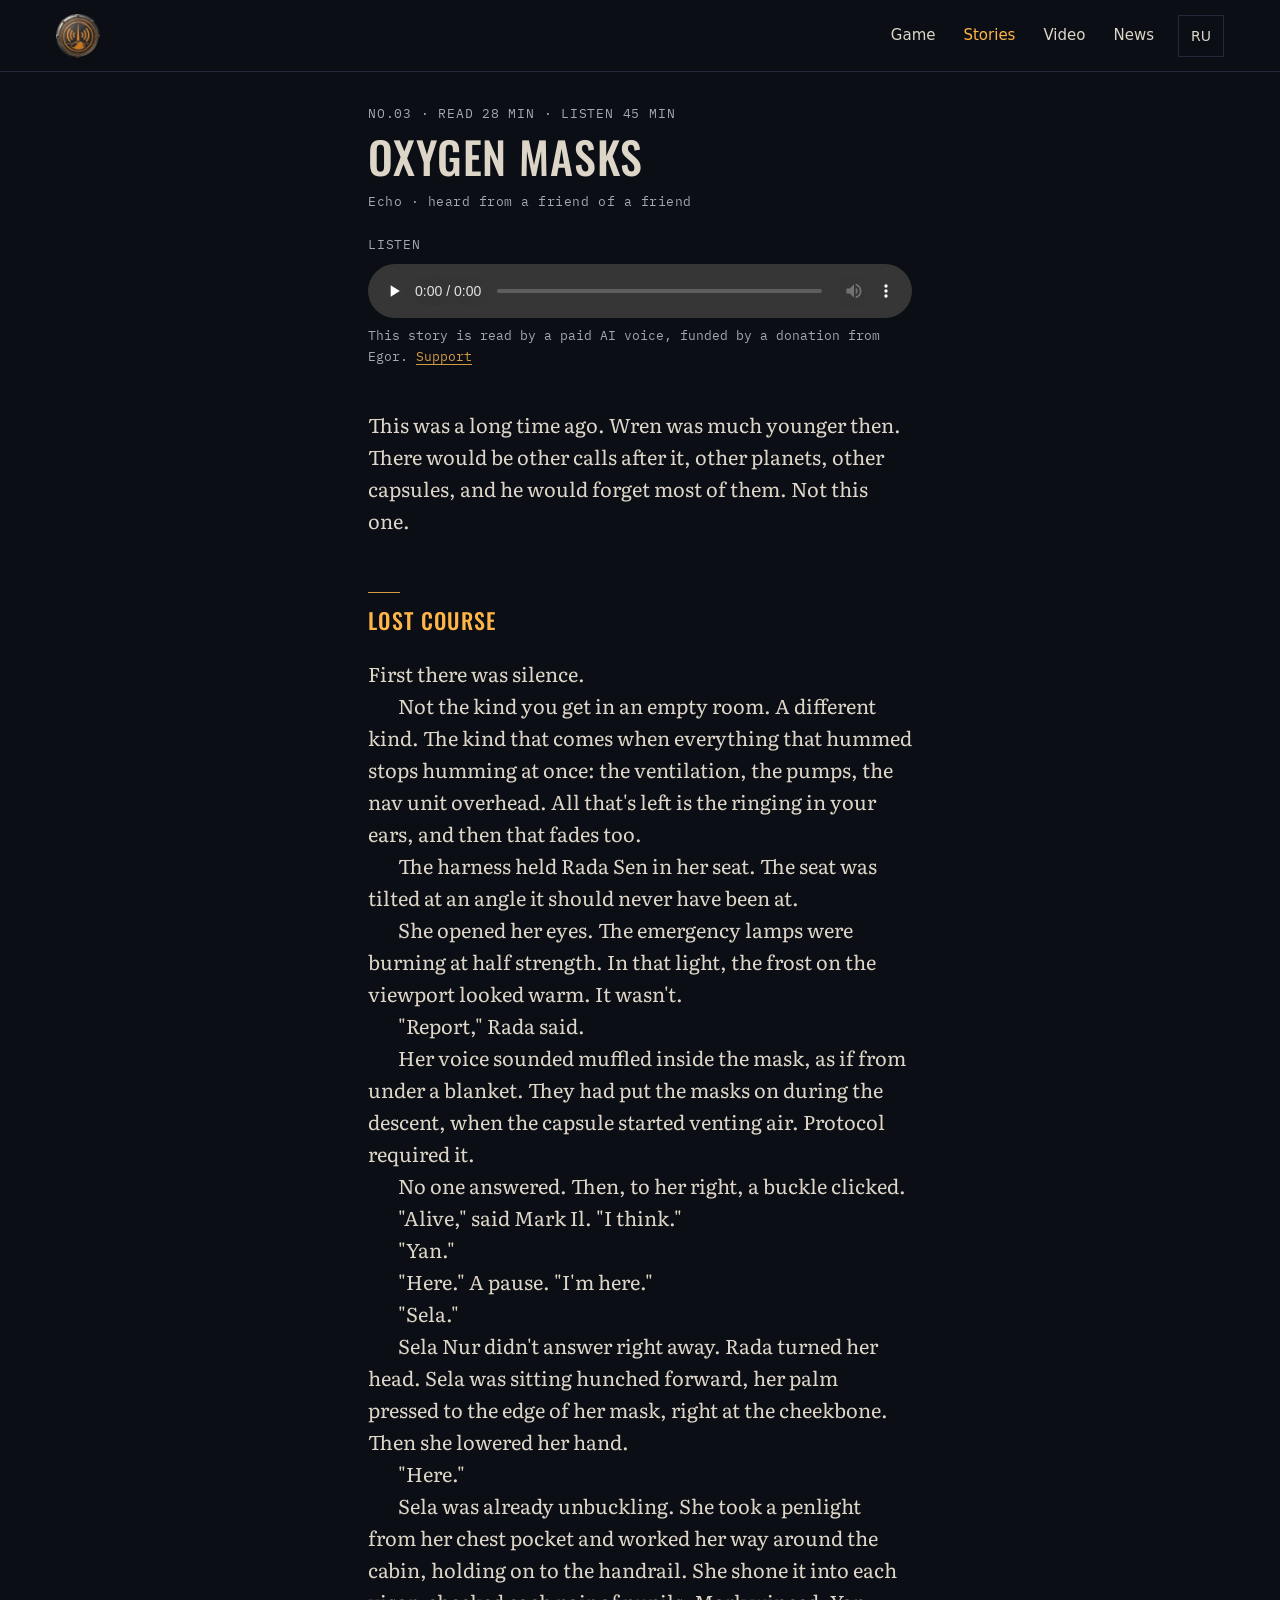
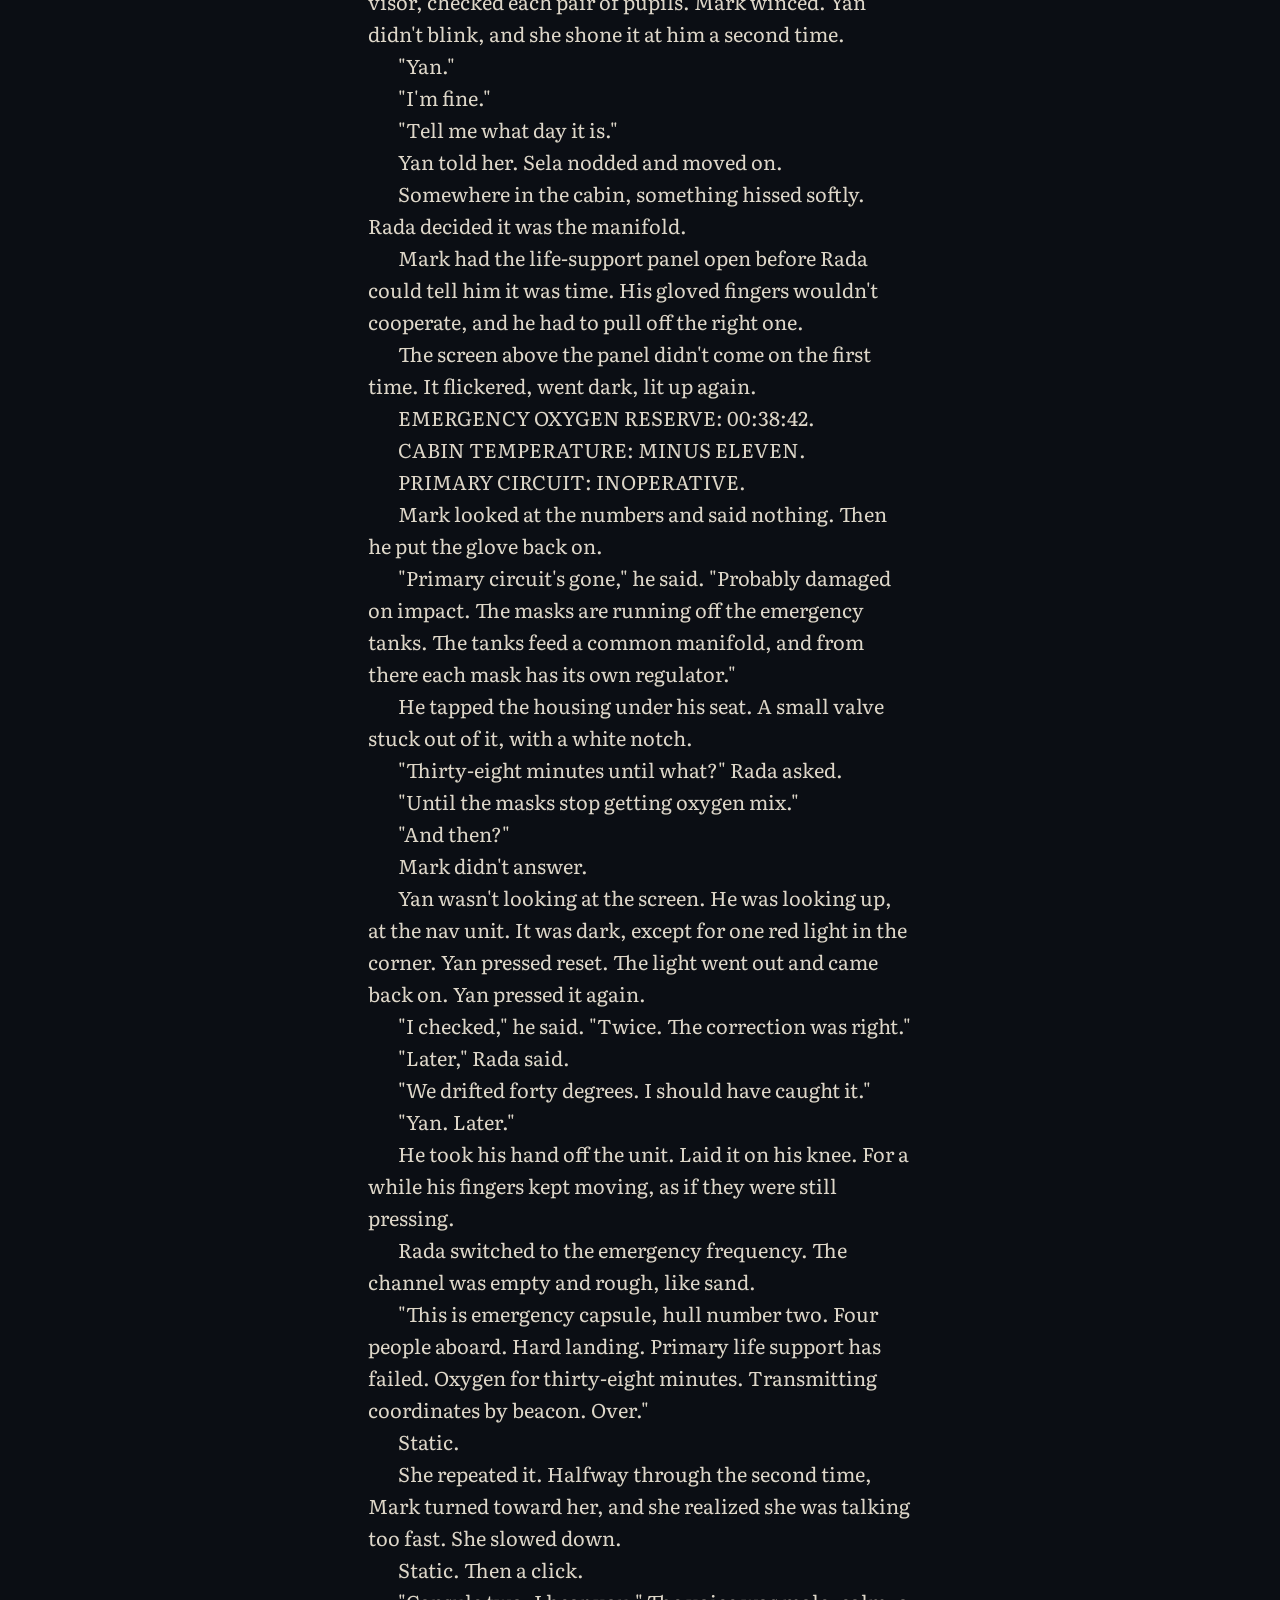
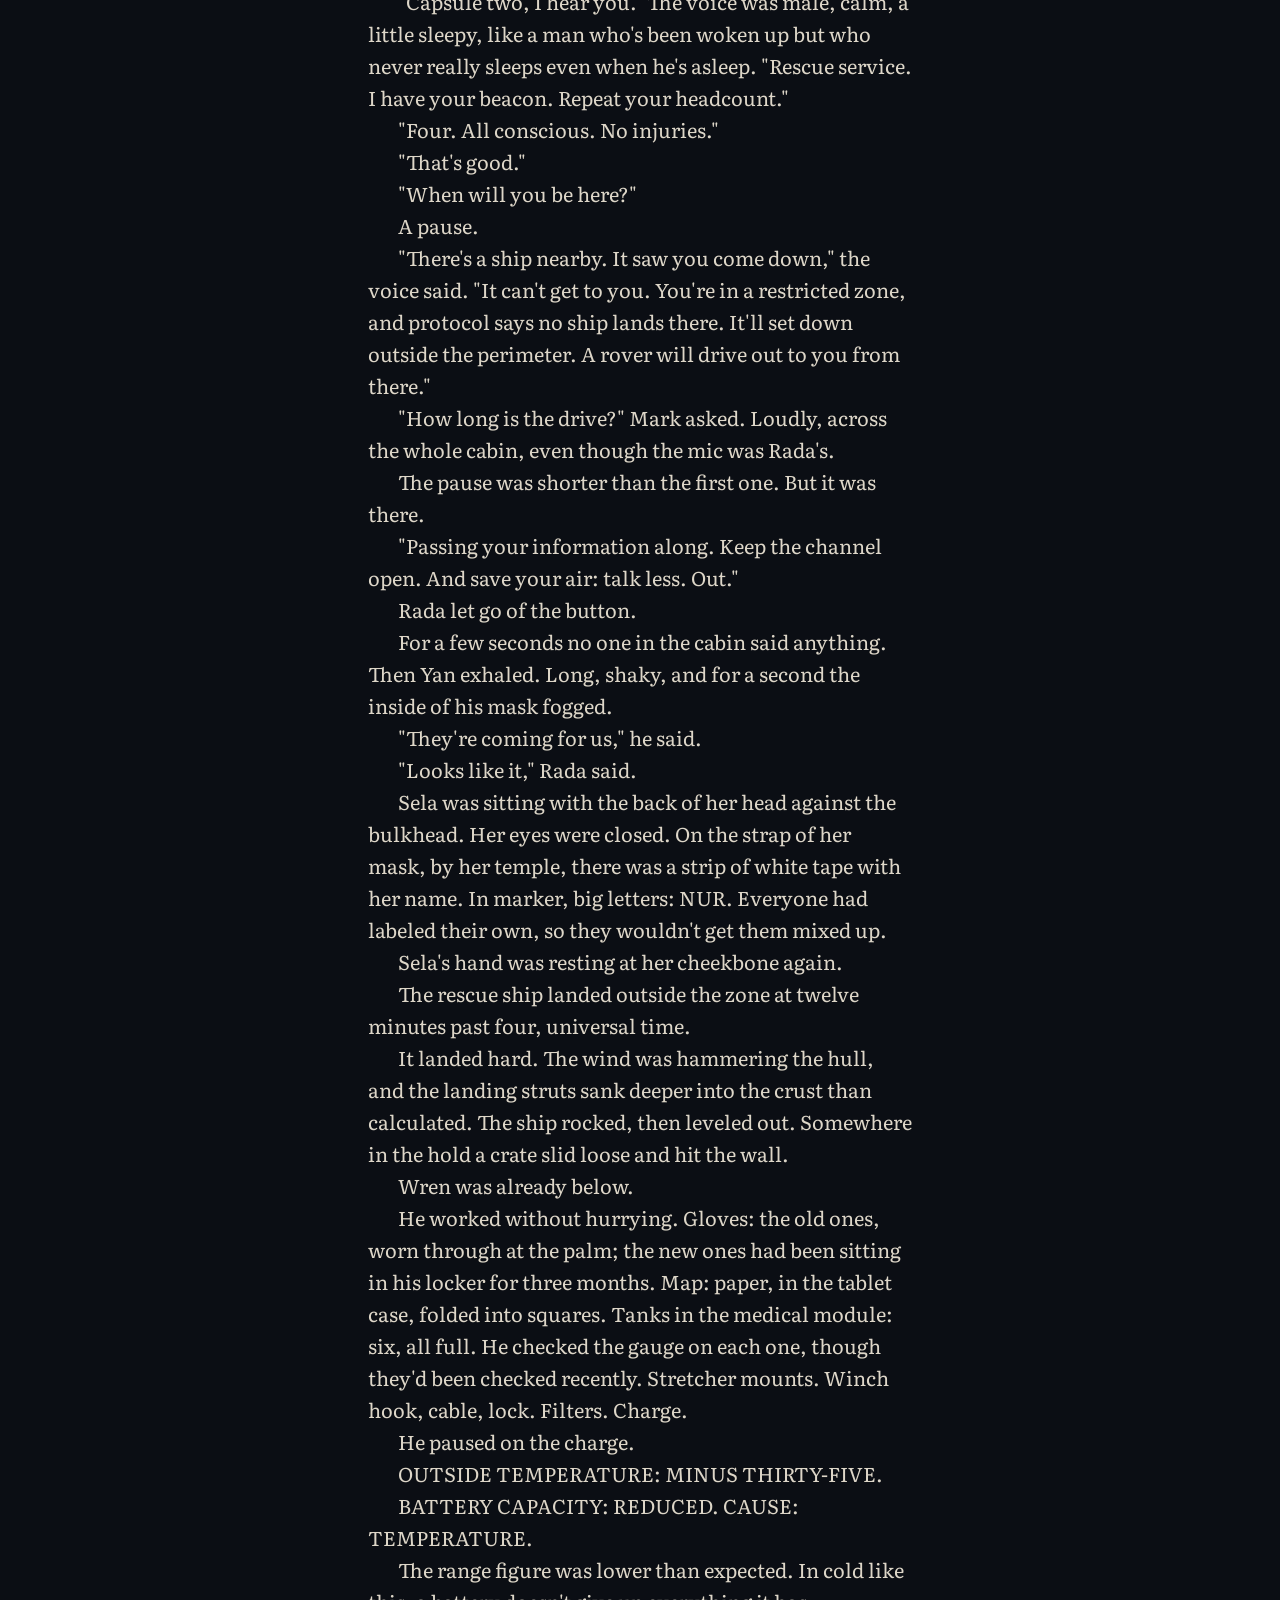
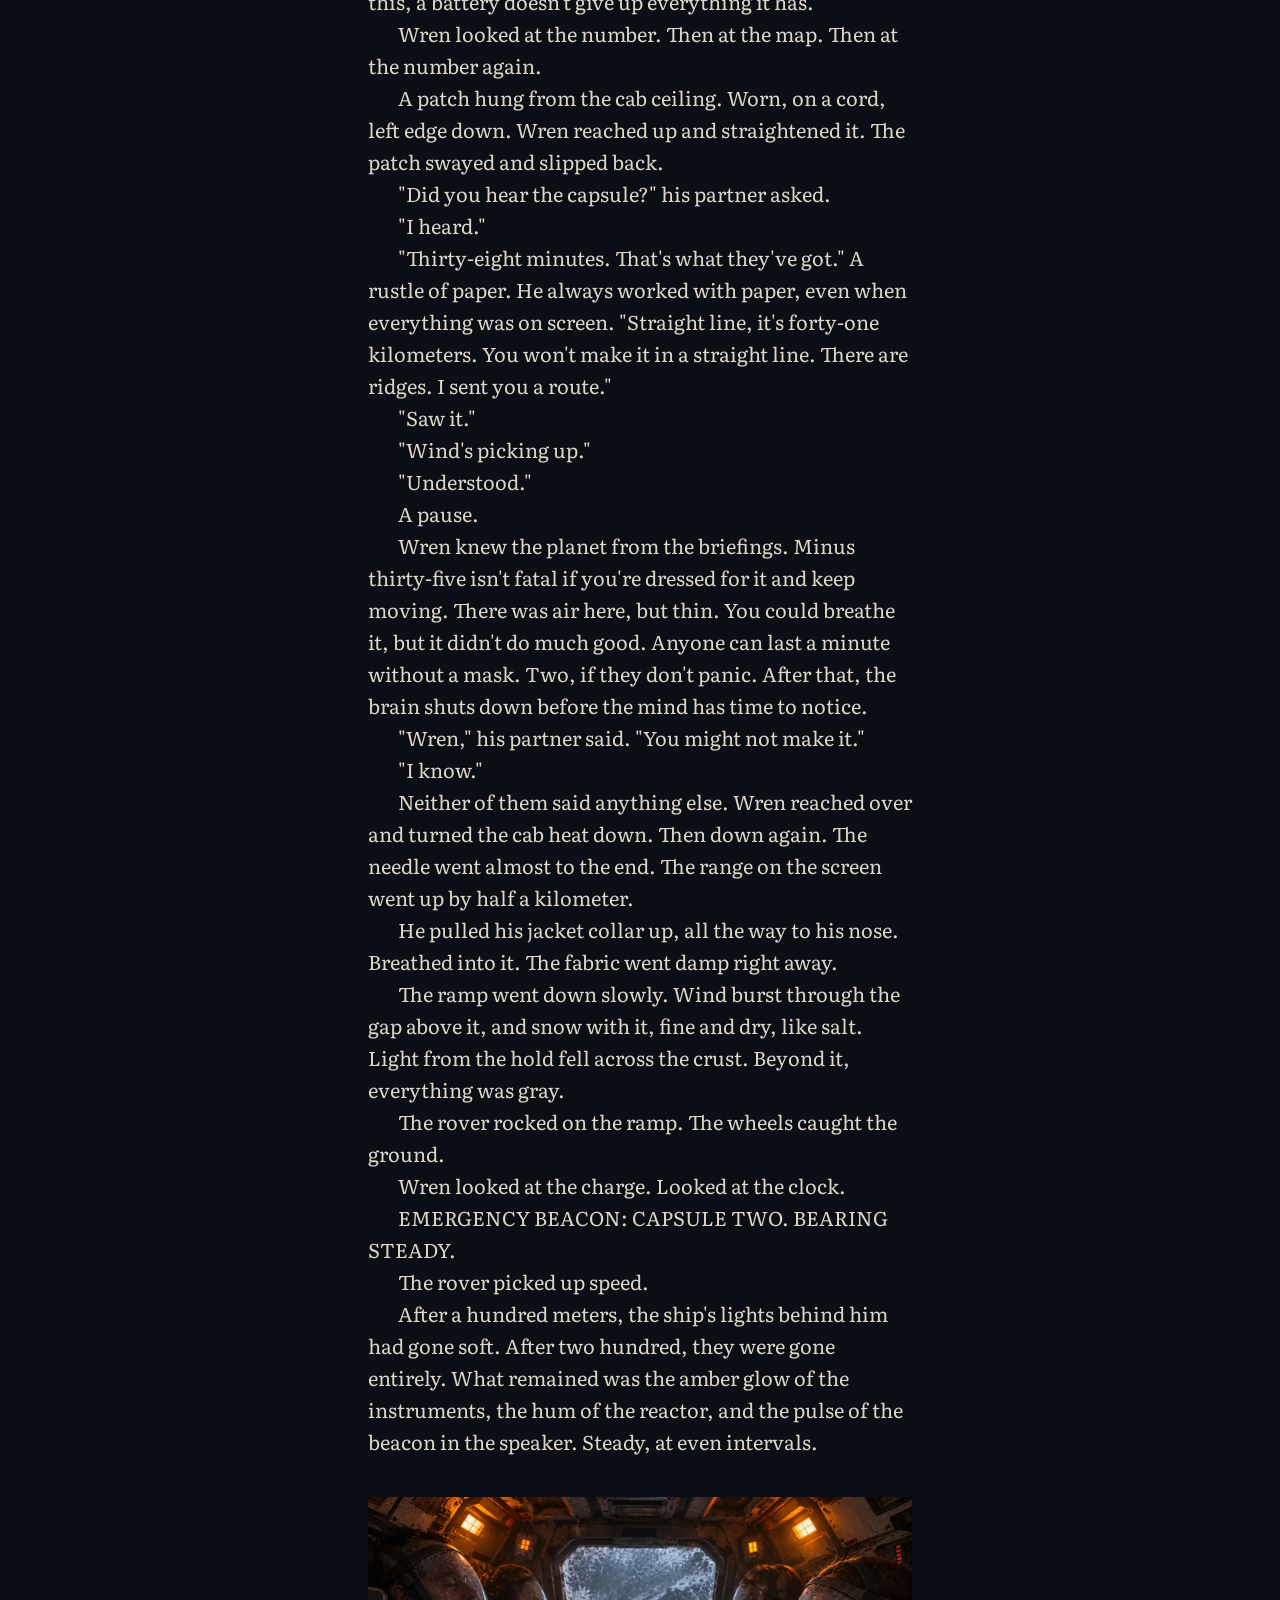
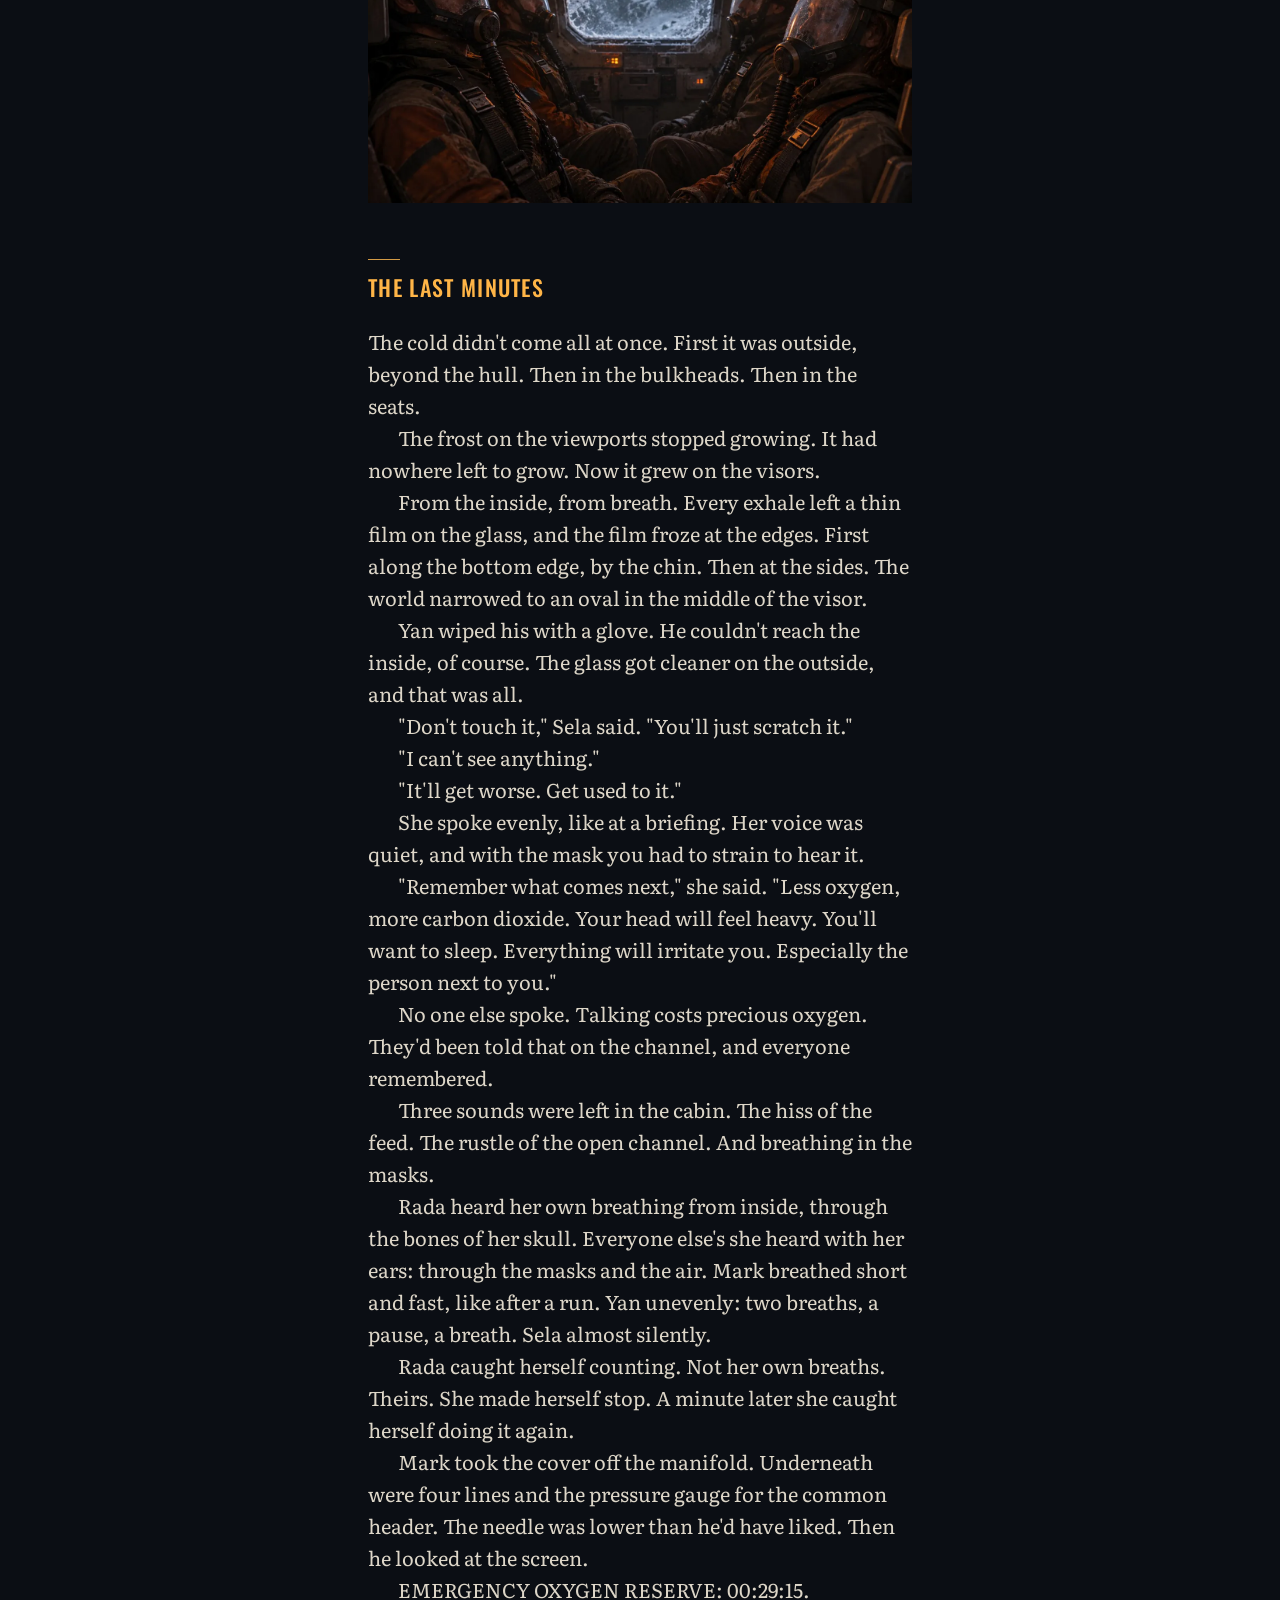
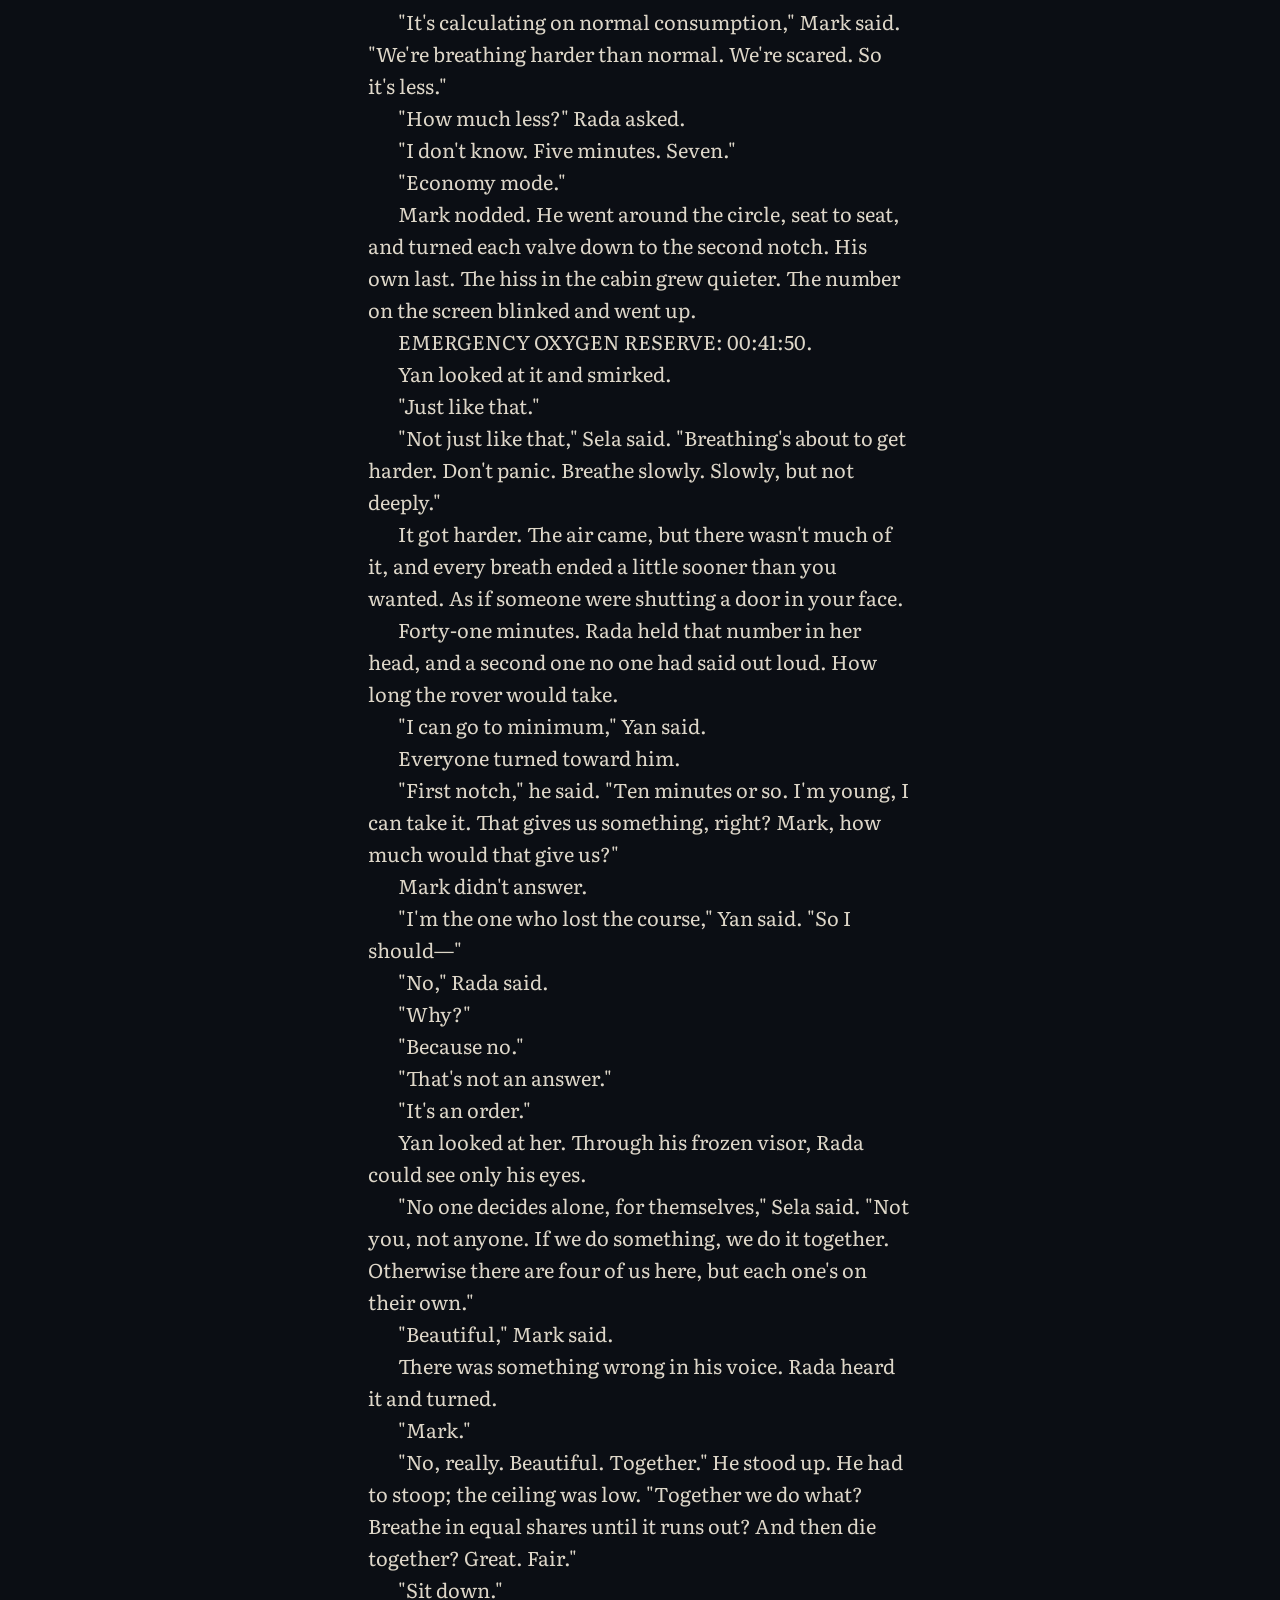
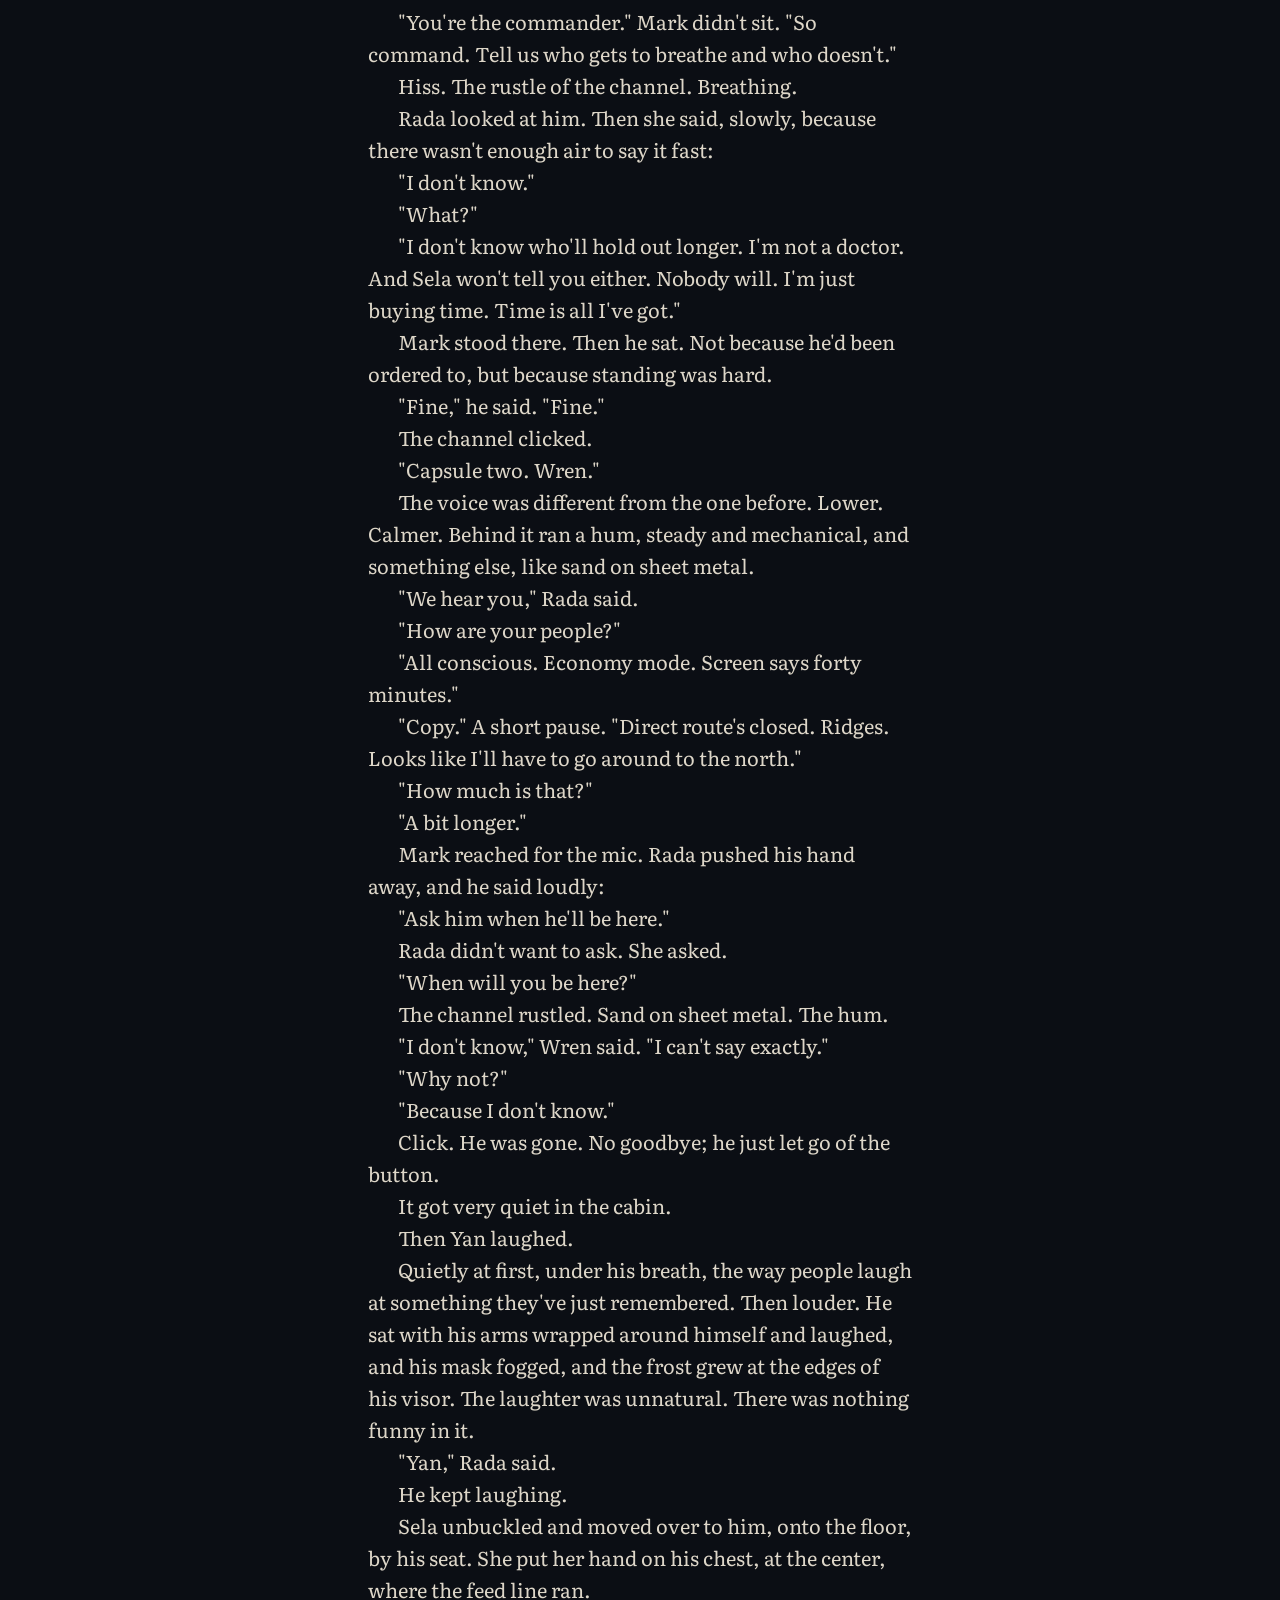
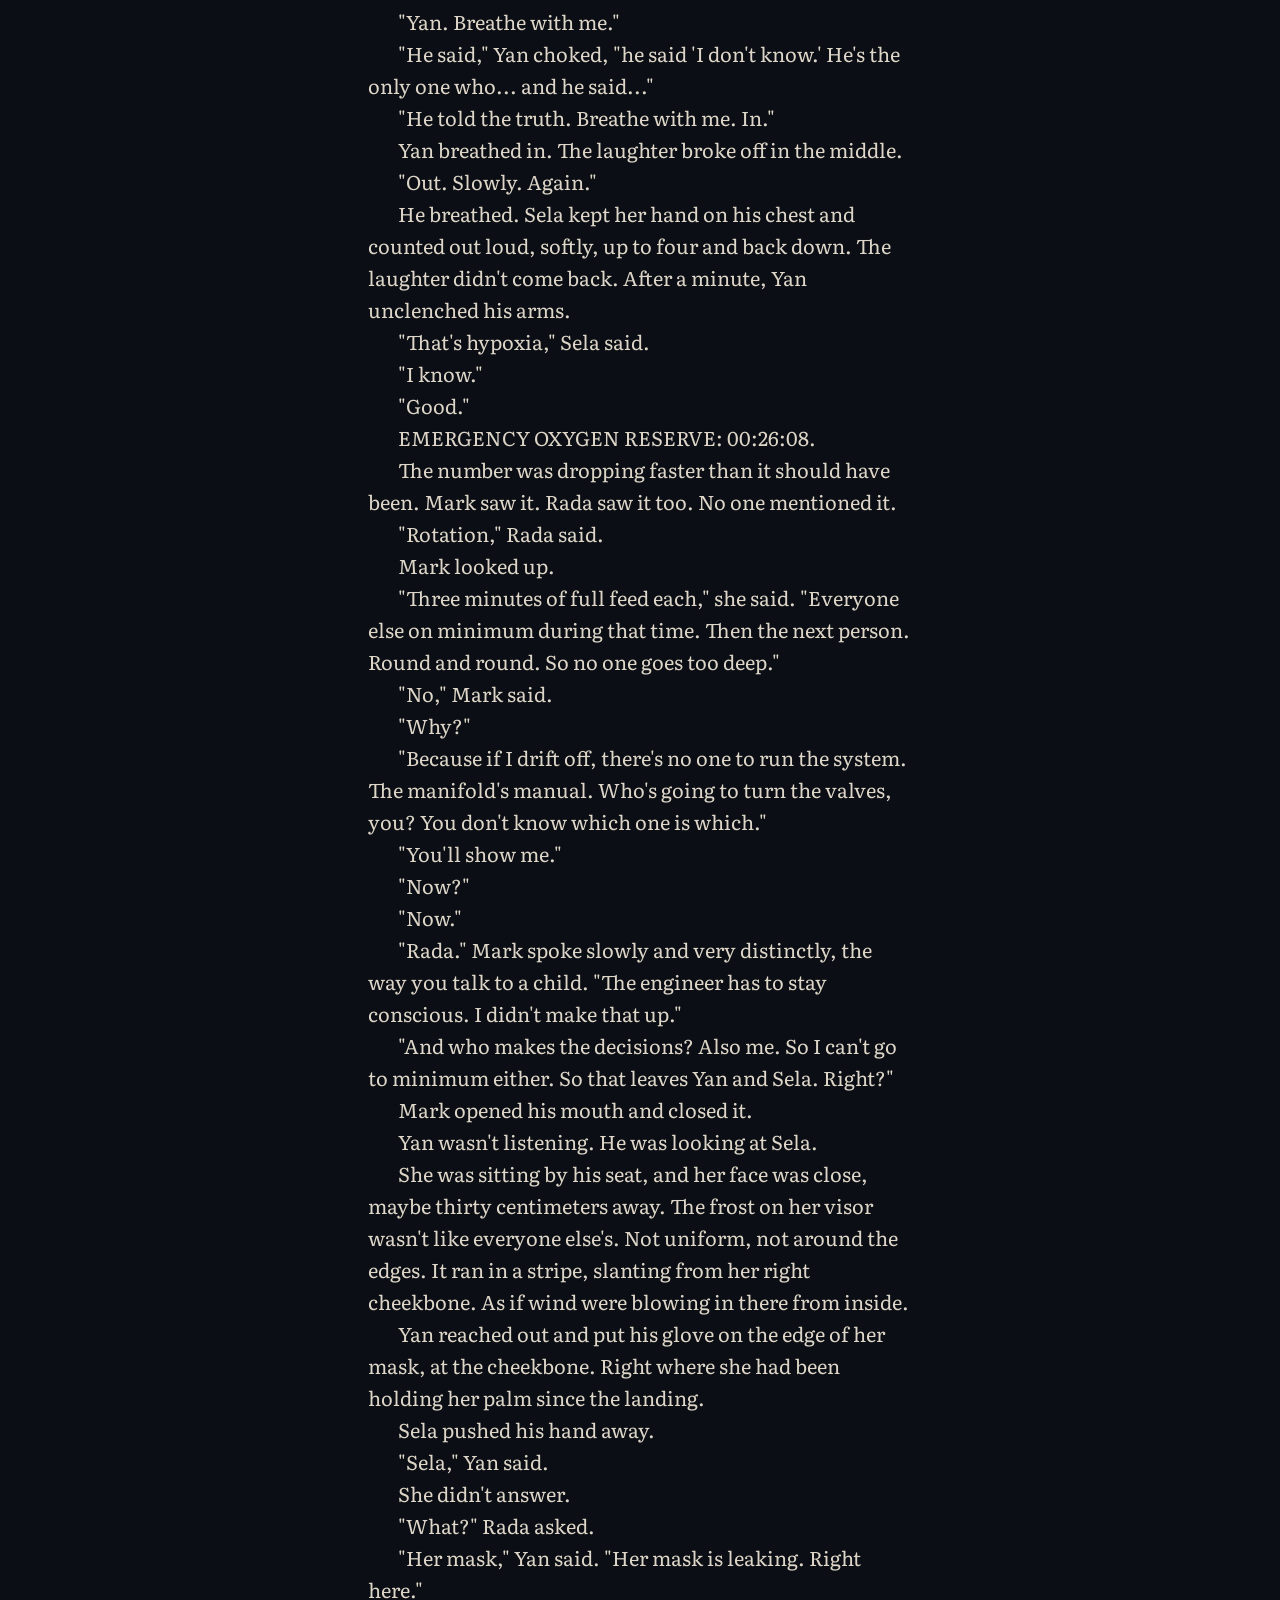
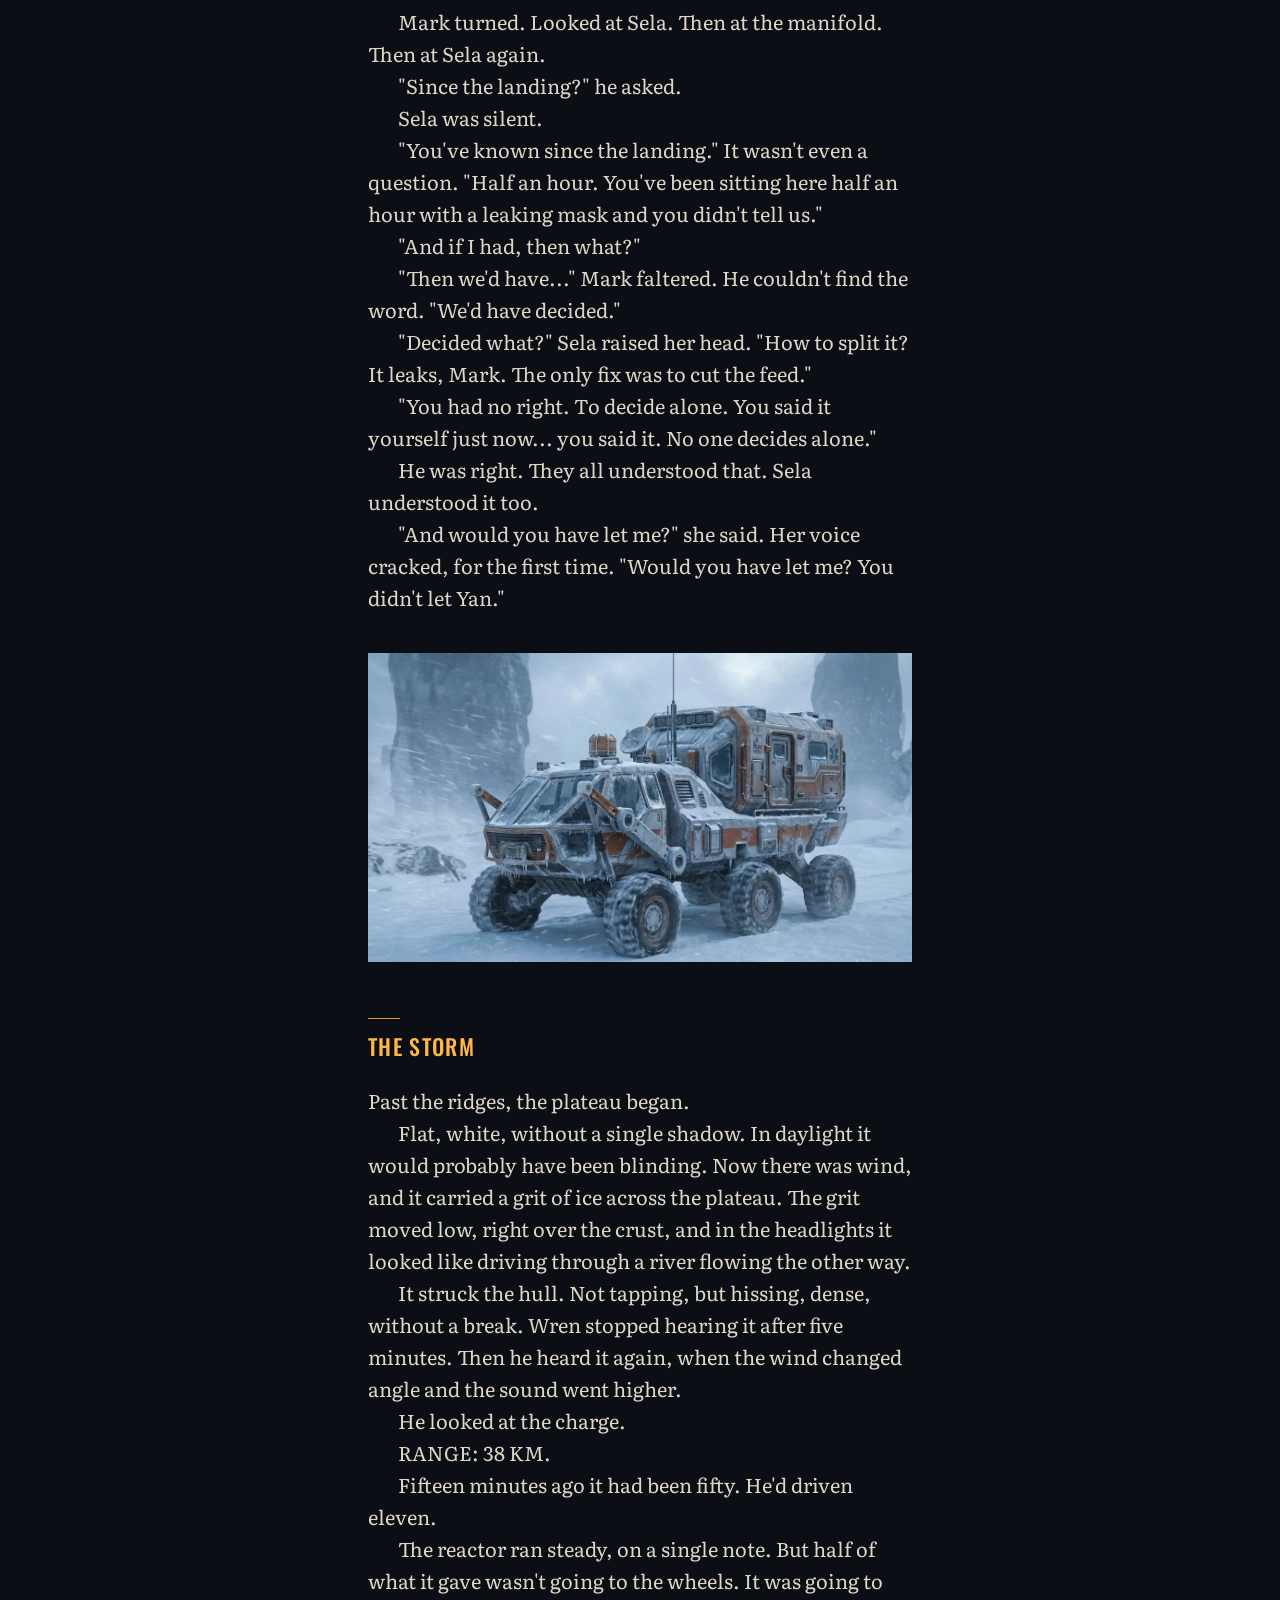
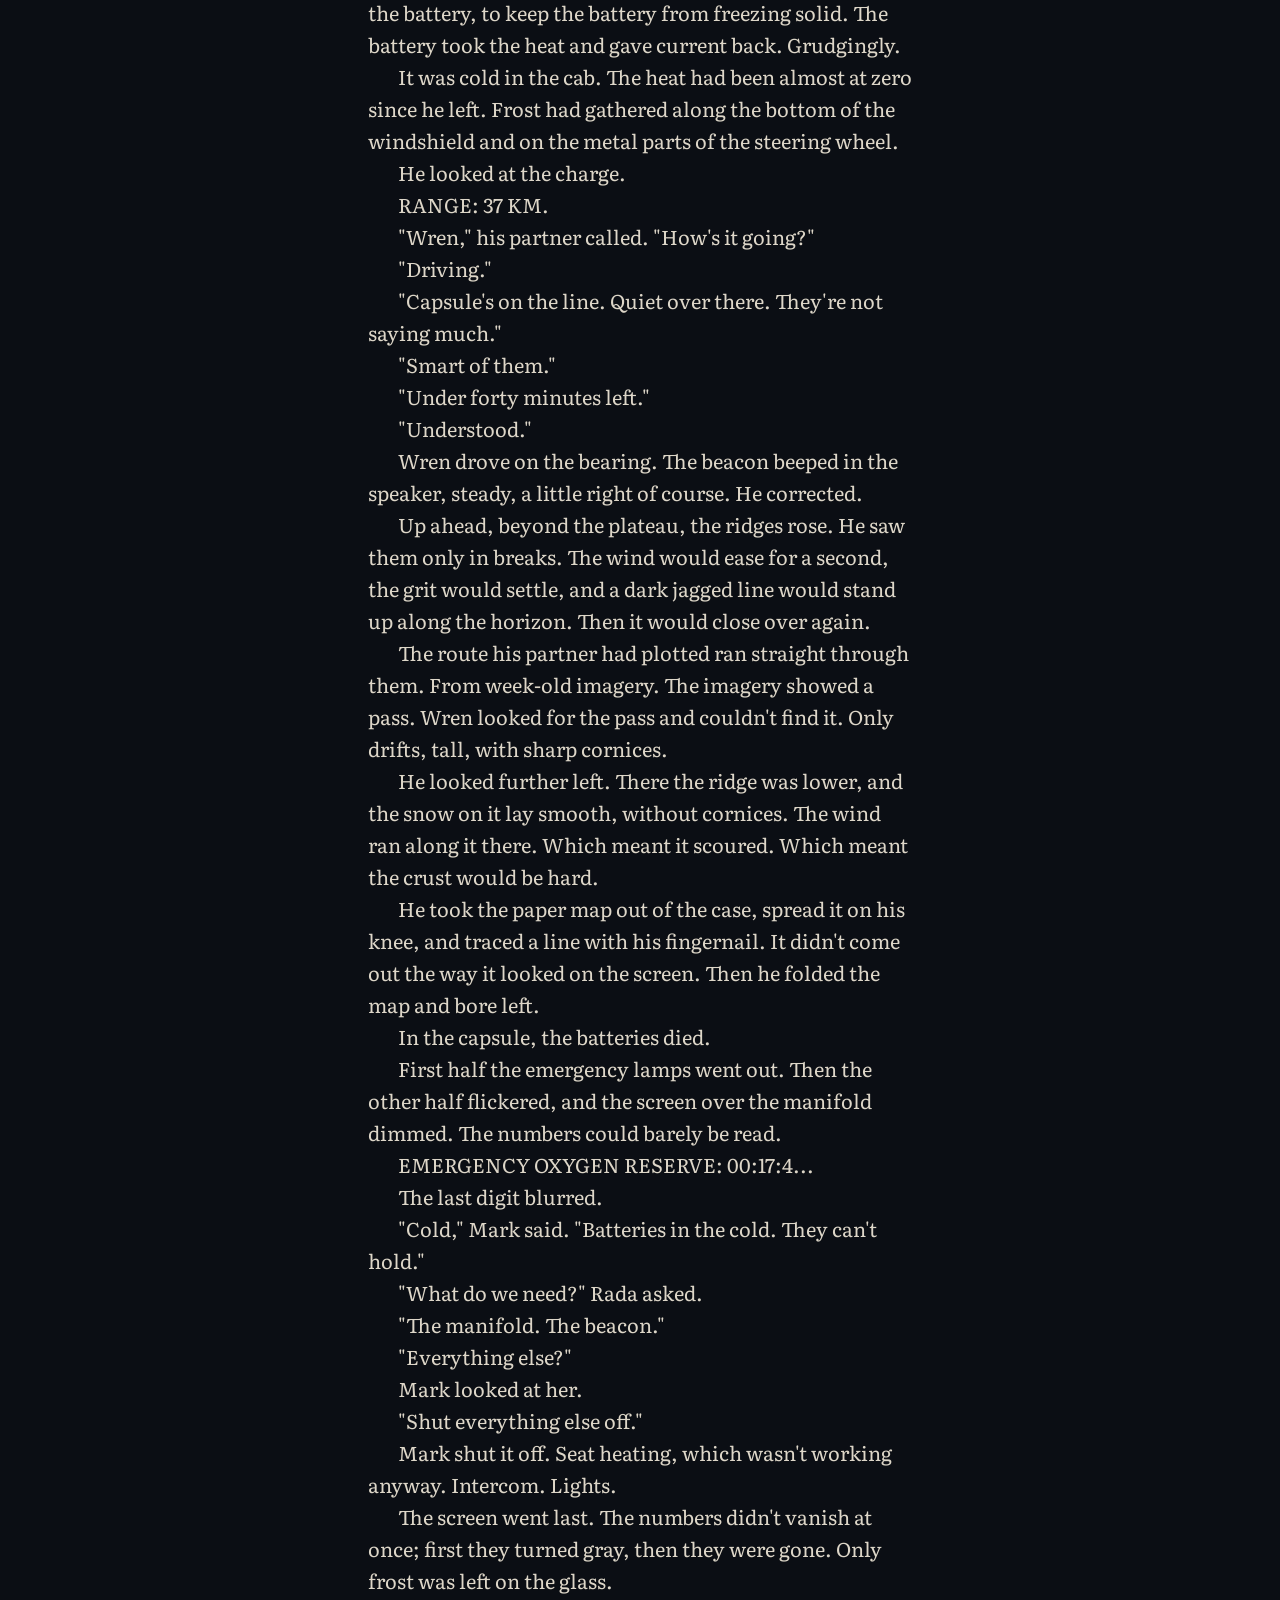
<file: stories/03-oxygen-masks/index.html>
<!doctype html>
<html lang="en">
<head>
<meta charset="utf-8">
<meta name="viewport" content="width=device-width, initial-scale=1">
<title>Oxygen Masks — Nine Responding</title>
<meta name="description" content="An escape capsule has lost its course. A few hours of oxygen left, and the crew has to decide who gets to breathe, and how much.">
<meta property="og:title" content="Oxygen Masks">
<meta property="og:description" content="An escape capsule has lost its course. A few hours of oxygen left, and the crew has to decide who gets to breathe, and how much.">
<meta property="og:type" content="website">
<script type="module" src="https://static.cloudflareinsights.com/beacon.min.js" data-cf-beacon='{"token": "5e5eaa38a6b947d298959b87df65c44a"}'></script>
<link rel="canonical" href="https://nineresponding.com/stories/03-oxygen-masks/">
<meta property="og:image" content="https://nineresponding.com/assets/key-art-draft-1600.webp">
<meta name="theme-color" content="#0b0e14">
<link rel="icon" href="/favicon-32.png" type="image/png" sizes="32x32">
<link rel="apple-touch-icon" href="/apple-touch-icon.png">
<link rel="preload" href="/fonts/literata-cyrillic-400-normal.woff2" as="font" type="font/woff2" crossorigin>
<link rel="stylesheet" href="/style.css?v=9d5e55bd">
<script src="/site.js?v=8b418f90" defer></script>
</head>
<body>
<a class="skip" href="#main">Skip to content</a>
<header class="site-header">
  <a class="logo" href="/" aria-label="Nine Responding">
    <img src="/assets/emblem-mark.webp" width="48" height="48" alt="">
  </a>
  <button class="menu-toggle" type="button" aria-expanded="false" aria-controls="site-nav" hidden>Menu</button>
  <nav class="site-nav" id="site-nav" aria-label="Menu"><a href="/game/">Game</a><a href="/stories/" aria-current="page">Stories</a><a href="/video/">Video</a><a href="/news/">News</a></nav>
  <a class="lang" href="https://9resp.ru/stories/03-oxygen-masks/" hreflang="ru" aria-label="Русская версия">RU</a>
</header>
<main id="main">
<article class="wrap story"><p class="meta">No.03 · read 28 min · listen 45 min</p><h1 class="story-title">Oxygen Masks</h1><p class="byline">Echo · heard from a friend of a friend</p><section class="audio"><h2 class="label">Listen</h2><audio controls preload="none" src="/assets/stories/03-oxygen-masks/audio-en.mp3"></audio><p class="note">This story is read by a paid AI voice, funded by a donation from Egor. <a href="/support/">Support</a></p></section><div class="prose"><p>This was a long time ago. Wren was much younger then. There would be other calls after it, other planets, other capsules, and he would forget most of them. Not this one.</p>
<h2>Lost Course</h2>
<p>First there was silence.</p>
<p>Not the kind you get in an empty room. A different kind. The kind that comes when everything that hummed stops humming at once: the ventilation, the pumps, the nav unit overhead. All that's left is the ringing in your ears, and then that fades too.</p>
<p>The harness held Rada Sen in her seat. The seat was tilted at an angle it should never have been at.</p>
<p>She opened her eyes. The emergency lamps were burning at half strength. In that light, the frost on the viewport looked warm. It wasn't.</p>
<p>"Report," Rada said.</p>
<p>Her voice sounded muffled inside the mask, as if from under a blanket. They had put the masks on during the descent, when the capsule started venting air. Protocol required it.</p>
<p>No one answered. Then, to her right, a buckle clicked.</p>
<p>"Alive," said Mark Il. "I think."</p>
<p>"Yan."</p>
<p>"Here." A pause. "I'm here."</p>
<p>"Sela."</p>
<p>Sela Nur didn't answer right away. Rada turned her head. Sela was sitting hunched forward, her palm pressed to the edge of her mask, right at the cheekbone. Then she lowered her hand.</p>
<p>"Here."</p>
<p>Sela was already unbuckling. She took a penlight from her chest pocket and worked her way around the cabin, holding on to the handrail. She shone it into each visor, checked each pair of pupils. Mark winced. Yan didn't blink, and she shone it at him a second time.</p>
<p>"Yan."</p>
<p>"I'm fine."</p>
<p>"Tell me what day it is."</p>
<p>Yan told her. Sela nodded and moved on.</p>
<p>Somewhere in the cabin, something hissed softly. Rada decided it was the manifold.</p>
<p>Mark had the life-support panel open before Rada could tell him it was time. His gloved fingers wouldn't cooperate, and he had to pull off the right one.</p>
<p>The screen above the panel didn't come on the first time. It flickered, went dark, lit up again.</p>
<p>EMERGENCY OXYGEN RESERVE: 00:38:42.</p>
<p>CABIN TEMPERATURE: MINUS ELEVEN.</p>
<p>PRIMARY CIRCUIT: INOPERATIVE.</p>
<p>Mark looked at the numbers and said nothing. Then he put the glove back on.</p>
<p>"Primary circuit's gone," he said. "Probably damaged on impact. The masks are running off the emergency tanks. The tanks feed a common manifold, and from there each mask has its own regulator."</p>
<p>He tapped the housing under his seat. A small valve stuck out of it, with a white notch.</p>
<p>"Thirty-eight minutes until what?" Rada asked.</p>
<p>"Until the masks stop getting oxygen mix."</p>
<p>"And then?"</p>
<p>Mark didn't answer.</p>
<p>Yan wasn't looking at the screen. He was looking up, at the nav unit. It was dark, except for one red light in the corner. Yan pressed reset. The light went out and came back on. Yan pressed it again.</p>
<p>"I checked," he said. "Twice. The correction was right."</p>
<p>"Later," Rada said.</p>
<p>"We drifted forty degrees. I should have caught it."</p>
<p>"Yan. Later."</p>
<p>He took his hand off the unit. Laid it on his knee. For a while his fingers kept moving, as if they were still pressing.</p>
<p>Rada switched to the emergency frequency. The channel was empty and rough, like sand.</p>
<p>"This is emergency capsule, hull number two. Four people aboard. Hard landing. Primary life support has failed. Oxygen for thirty-eight minutes. Transmitting coordinates by beacon. Over."</p>
<p>Static.</p>
<p>She repeated it. Halfway through the second time, Mark turned toward her, and she realized she was talking too fast. She slowed down.</p>
<p>Static. Then a click.</p>
<p>"Capsule two, I hear you." The voice was male, calm, a little sleepy, like a man who's been woken up but who never really sleeps even when he's asleep. "Rescue service. I have your beacon. Repeat your headcount."</p>
<p>"Four. All conscious. No injuries."</p>
<p>"That's good."</p>
<p>"When will you be here?"</p>
<p>A pause.</p>
<p>"There's a ship nearby. It saw you come down," the voice said. "It can't get to you. You're in a restricted zone, and protocol says no ship lands there. It'll set down outside the perimeter. A rover will drive out to you from there."</p>
<p>"How long is the drive?" Mark asked. Loudly, across the whole cabin, even though the mic was Rada's.</p>
<p>The pause was shorter than the first one. But it was there.</p>
<p>"Passing your information along. Keep the channel open. And save your air: talk less. Out."</p>
<p>Rada let go of the button.</p>
<p>For a few seconds no one in the cabin said anything. Then Yan exhaled. Long, shaky, and for a second the inside of his mask fogged.</p>
<p>"They're coming for us," he said.</p>
<p>"Looks like it," Rada said.</p>
<p>Sela was sitting with the back of her head against the bulkhead. Her eyes were closed. On the strap of her mask, by her temple, there was a strip of white tape with her name. In marker, big letters: NUR. Everyone had labeled their own, so they wouldn't get them mixed up.</p>
<p>Sela's hand was resting at her cheekbone again.</p>
<p>The rescue ship landed outside the zone at twelve minutes past four, universal time.</p>
<p>It landed hard. The wind was hammering the hull, and the landing struts sank deeper into the crust than calculated. The ship rocked, then leveled out. Somewhere in the hold a crate slid loose and hit the wall.</p>
<p>Wren was already below.</p>
<p>He worked without hurrying. Gloves: the old ones, worn through at the palm; the new ones had been sitting in his locker for three months. Map: paper, in the tablet case, folded into squares. Tanks in the medical module: six, all full. He checked the gauge on each one, though they'd been checked recently. Stretcher mounts. Winch hook, cable, lock. Filters. Charge.</p>
<p>He paused on the charge.</p>
<p>OUTSIDE TEMPERATURE: MINUS THIRTY-FIVE.</p>
<p>BATTERY CAPACITY: REDUCED. CAUSE: TEMPERATURE.</p>
<p>The range figure was lower than expected. In cold like this, a battery doesn't give up everything it has.</p>
<p>Wren looked at the number. Then at the map. Then at the number again.</p>
<p>A patch hung from the cab ceiling. Worn, on a cord, left edge down. Wren reached up and straightened it. The patch swayed and slipped back.</p>
<p>"Did you hear the capsule?" his partner asked.</p>
<p>"I heard."</p>
<p>"Thirty-eight minutes. That's what they've got." A rustle of paper. He always worked with paper, even when everything was on screen. "Straight line, it's forty-one kilometers. You won't make it in a straight line. There are ridges. I sent you a route."</p>
<p>"Saw it."</p>
<p>"Wind's picking up."</p>
<p>"Understood."</p>
<p>A pause.</p>
<p>Wren knew the planet from the briefings. Minus thirty-five isn't fatal if you're dressed for it and keep moving. There was air here, but thin. You could breathe it, but it didn't do much good. Anyone can last a minute without a mask. Two, if they don't panic. After that, the brain shuts down before the mind has time to notice.</p>
<p>"Wren," his partner said. "You might not make it."</p>
<p>"I know."</p>
<p>Neither of them said anything else. Wren reached over and turned the cab heat down. Then down again. The needle went almost to the end. The range on the screen went up by half a kilometer.</p>
<p>He pulled his jacket collar up, all the way to his nose. Breathed into it. The fabric went damp right away.</p>
<p>The ramp went down slowly. Wind burst through the gap above it, and snow with it, fine and dry, like salt. Light from the hold fell across the crust. Beyond it, everything was gray.</p>
<p>The rover rocked on the ramp. The wheels caught the ground.</p>
<p>Wren looked at the charge. Looked at the clock.</p>
<p>EMERGENCY BEACON: CAPSULE TWO. BEARING STEADY.</p>
<p>The rover picked up speed.</p>
<p>After a hundred meters, the ship's lights behind him had gone soft. After two hundred, they were gone entirely. What remained was the amber glow of the instruments, the hum of the reactor, and the pulse of the beacon in the speaker. Steady, at even intervals.</p>
<figure><img src="/assets/stories/03-oxygen-masks/03.webp" width="1400" height="788" alt="The crew in oxygen masks inside the capsule, the viewport covered in frost" loading="lazy" decoding="async"></figure>
<h2>The Last Minutes</h2>
<p>The cold didn't come all at once. First it was outside, beyond the hull. Then in the bulkheads. Then in the seats.</p>
<p>The frost on the viewports stopped growing. It had nowhere left to grow. Now it grew on the visors.</p>
<p>From the inside, from breath. Every exhale left a thin film on the glass, and the film froze at the edges. First along the bottom edge, by the chin. Then at the sides. The world narrowed to an oval in the middle of the visor.</p>
<p>Yan wiped his with a glove. He couldn't reach the inside, of course. The glass got cleaner on the outside, and that was all.</p>
<p>"Don't touch it," Sela said. "You'll just scratch it."</p>
<p>"I can't see anything."</p>
<p>"It'll get worse. Get used to it."</p>
<p>She spoke evenly, like at a briefing. Her voice was quiet, and with the mask you had to strain to hear it.</p>
<p>"Remember what comes next," she said. "Less oxygen, more carbon dioxide. Your head will feel heavy. You'll want to sleep. Everything will irritate you. Especially the person next to you."</p>
<p>No one else spoke. Talking costs precious oxygen. They'd been told that on the channel, and everyone remembered.</p>
<p>Three sounds were left in the cabin. The hiss of the feed. The rustle of the open channel. And breathing in the masks.</p>
<p>Rada heard her own breathing from inside, through the bones of her skull. Everyone else's she heard with her ears: through the masks and the air. Mark breathed short and fast, like after a run. Yan unevenly: two breaths, a pause, a breath. Sela almost silently.</p>
<p>Rada caught herself counting. Not her own breaths. Theirs. She made herself stop. A minute later she caught herself doing it again.</p>
<p>Mark took the cover off the manifold. Underneath were four lines and the pressure gauge for the common header. The needle was lower than he'd have liked. Then he looked at the screen.</p>
<p>EMERGENCY OXYGEN RESERVE: 00:29:15.</p>
<p>"It's calculating on normal consumption," Mark said. "We're breathing harder than normal. We're scared. So it's less."</p>
<p>"How much less?" Rada asked.</p>
<p>"I don't know. Five minutes. Seven."</p>
<p>"Economy mode."</p>
<p>Mark nodded. He went around the circle, seat to seat, and turned each valve down to the second notch. His own last. The hiss in the cabin grew quieter. The number on the screen blinked and went up.</p>
<p>EMERGENCY OXYGEN RESERVE: 00:41:50.</p>
<p>Yan looked at it and smirked.</p>
<p>"Just like that."</p>
<p>"Not just like that," Sela said. "Breathing's about to get harder. Don't panic. Breathe slowly. Slowly, but not deeply."</p>
<p>It got harder. The air came, but there wasn't much of it, and every breath ended a little sooner than you wanted. As if someone were shutting a door in your face.</p>
<p>Forty-one minutes. Rada held that number in her head, and a second one no one had said out loud. How long the rover would take.</p>
<p>"I can go to minimum," Yan said.</p>
<p>Everyone turned toward him.</p>
<p>"First notch," he said. "Ten minutes or so. I'm young, I can take it. That gives us something, right? Mark, how much would that give us?"</p>
<p>Mark didn't answer.</p>
<p>"I'm the one who lost the course," Yan said. "So I should—"</p>
<p>"No," Rada said.</p>
<p>"Why?"</p>
<p>"Because no."</p>
<p>"That's not an answer."</p>
<p>"It's an order."</p>
<p>Yan looked at her. Through his frozen visor, Rada could see only his eyes.</p>
<p>"No one decides alone, for themselves," Sela said. "Not you, not anyone. If we do something, we do it together. Otherwise there are four of us here, but each one's on their own."</p>
<p>"Beautiful," Mark said.</p>
<p>There was something wrong in his voice. Rada heard it and turned.</p>
<p>"Mark."</p>
<p>"No, really. Beautiful. Together." He stood up. He had to stoop; the ceiling was low. "Together we do what? Breathe in equal shares until it runs out? And then die together? Great. Fair."</p>
<p>"Sit down."</p>
<p>"You're the commander." Mark didn't sit. "So command. Tell us who gets to breathe and who doesn't."</p>
<p>Hiss. The rustle of the channel. Breathing.</p>
<p>Rada looked at him. Then she said, slowly, because there wasn't enough air to say it fast:</p>
<p>"I don't know."</p>
<p>"What?"</p>
<p>"I don't know who'll hold out longer. I'm not a doctor. And Sela won't tell you either. Nobody will. I'm just buying time. Time is all I've got."</p>
<p>Mark stood there. Then he sat. Not because he'd been ordered to, but because standing was hard.</p>
<p>"Fine," he said. "Fine."</p>
<p>The channel clicked.</p>
<p>"Capsule two. Wren."</p>
<p>The voice was different from the one before. Lower. Calmer. Behind it ran a hum, steady and mechanical, and something else, like sand on sheet metal.</p>
<p>"We hear you," Rada said.</p>
<p>"How are your people?"</p>
<p>"All conscious. Economy mode. Screen says forty minutes."</p>
<p>"Copy." A short pause. "Direct route's closed. Ridges. Looks like I'll have to go around to the north."</p>
<p>"How much is that?"</p>
<p>"A bit longer."</p>
<p>Mark reached for the mic. Rada pushed his hand away, and he said loudly:</p>
<p>"Ask him when he'll be here."</p>
<p>Rada didn't want to ask. She asked.</p>
<p>"When will you be here?"</p>
<p>The channel rustled. Sand on sheet metal. The hum.</p>
<p>"I don't know," Wren said. "I can't say exactly."</p>
<p>"Why not?"</p>
<p>"Because I don't know."</p>
<p>Click. He was gone. No goodbye; he just let go of the button.</p>
<p>It got very quiet in the cabin.</p>
<p>Then Yan laughed.</p>
<p>Quietly at first, under his breath, the way people laugh at something they've just remembered. Then louder. He sat with his arms wrapped around himself and laughed, and his mask fogged, and the frost grew at the edges of his visor. The laughter was unnatural. There was nothing funny in it.</p>
<p>"Yan," Rada said.</p>
<p>He kept laughing.</p>
<p>Sela unbuckled and moved over to him, onto the floor, by his seat. She put her hand on his chest, at the center, where the feed line ran.</p>
<p>"Yan. Breathe with me."</p>
<p>"He said," Yan choked, "he said 'I don't know.' He's the only one who... and he said..."</p>
<p>"He told the truth. Breathe with me. In."</p>
<p>Yan breathed in. The laughter broke off in the middle.</p>
<p>"Out. Slowly. Again."</p>
<p>He breathed. Sela kept her hand on his chest and counted out loud, softly, up to four and back down. The laughter didn't come back. After a minute, Yan unclenched his arms.</p>
<p>"That's hypoxia," Sela said.</p>
<p>"I know."</p>
<p>"Good."</p>
<p>EMERGENCY OXYGEN RESERVE: 00:26:08.</p>
<p>The number was dropping faster than it should have been. Mark saw it. Rada saw it too. No one mentioned it.</p>
<p>"Rotation," Rada said.</p>
<p>Mark looked up.</p>
<p>"Three minutes of full feed each," she said. "Everyone else on minimum during that time. Then the next person. Round and round. So no one goes too deep."</p>
<p>"No," Mark said.</p>
<p>"Why?"</p>
<p>"Because if I drift off, there's no one to run the system. The manifold's manual. Who's going to turn the valves, you? You don't know which one is which."</p>
<p>"You'll show me."</p>
<p>"Now?"</p>
<p>"Now."</p>
<p>"Rada." Mark spoke slowly and very distinctly, the way you talk to a child. "The engineer has to stay conscious. I didn't make that up."</p>
<p>"And who makes the decisions? Also me. So I can't go to minimum either. So that leaves Yan and Sela. Right?"</p>
<p>Mark opened his mouth and closed it.</p>
<p>Yan wasn't listening. He was looking at Sela.</p>
<p>She was sitting by his seat, and her face was close, maybe thirty centimeters away. The frost on her visor wasn't like everyone else's. Not uniform, not around the edges. It ran in a stripe, slanting from her right cheekbone. As if wind were blowing in there from inside.</p>
<p>Yan reached out and put his glove on the edge of her mask, at the cheekbone. Right where she had been holding her palm since the landing.</p>
<p>Sela pushed his hand away.</p>
<p>"Sela," Yan said.</p>
<p>She didn't answer.</p>
<p>"What?" Rada asked.</p>
<p>"Her mask," Yan said. "Her mask is leaking. Right here."</p>
<p>Mark turned. Looked at Sela. Then at the manifold. Then at Sela again.</p>
<p>"Since the landing?" he asked.</p>
<p>Sela was silent.</p>
<p>"You've known since the landing." It wasn't even a question. "Half an hour. You've been sitting here half an hour with a leaking mask and you didn't tell us."</p>
<p>"And if I had, then what?"</p>
<p>"Then we'd have..." Mark faltered. He couldn't find the word. "We'd have decided."</p>
<p>"Decided what?" Sela raised her head. "How to split it? It leaks, Mark. The only fix was to cut the feed."</p>
<p>"You had no right. To decide alone. You said it yourself just now... you said it. No one decides alone."</p>
<p>He was right. They all understood that. Sela understood it too.</p>
<p>"And would you have let me?" she said. Her voice cracked, for the first time. "Would you have let me? You didn't let Yan."</p>
<figure><img src="/assets/stories/03-oxygen-masks/02.webp" width="1178" height="670" alt="The service rover in a snowstorm" loading="lazy" decoding="async"></figure>
<h2>The Storm</h2>
<p>Past the ridges, the plateau began.</p>
<p>Flat, white, without a single shadow. In daylight it would probably have been blinding. Now there was wind, and it carried a grit of ice across the plateau. The grit moved low, right over the crust, and in the headlights it looked like driving through a river flowing the other way.</p>
<p>It struck the hull. Not tapping, but hissing, dense, without a break. Wren stopped hearing it after five minutes. Then he heard it again, when the wind changed angle and the sound went higher.</p>
<p>He looked at the charge.</p>
<p>RANGE: 38 KM.</p>
<p>Fifteen minutes ago it had been fifty. He'd driven eleven.</p>
<p>The reactor ran steady, on a single note. But half of what it gave wasn't going to the wheels. It was going to the battery, to keep the battery from freezing solid. The battery took the heat and gave current back. Grudgingly.</p>
<p>It was cold in the cab. The heat had been almost at zero since he left. Frost had gathered along the bottom of the windshield and on the metal parts of the steering wheel.</p>
<p>He looked at the charge.</p>
<p>RANGE: 37 KM.</p>
<p>"Wren," his partner called. "How's it going?"</p>
<p>"Driving."</p>
<p>"Capsule's on the line. Quiet over there. They're not saying much."</p>
<p>"Smart of them."</p>
<p>"Under forty minutes left."</p>
<p>"Understood."</p>
<p>Wren drove on the bearing. The beacon beeped in the speaker, steady, a little right of course. He corrected.</p>
<p>Up ahead, beyond the plateau, the ridges rose. He saw them only in breaks. The wind would ease for a second, the grit would settle, and a dark jagged line would stand up along the horizon. Then it would close over again.</p>
<p>The route his partner had plotted ran straight through them. From week-old imagery. The imagery showed a pass. Wren looked for the pass and couldn't find it. Only drifts, tall, with sharp cornices.</p>
<p>He looked further left. There the ridge was lower, and the snow on it lay smooth, without cornices. The wind ran along it there. Which meant it scoured. Which meant the crust would be hard.</p>
<p>He took the paper map out of the case, spread it on his knee, and traced a line with his fingernail. It didn't come out the way it looked on the screen. Then he folded the map and bore left.</p>
<p>In the capsule, the batteries died.</p>
<p>First half the emergency lamps went out. Then the other half flickered, and the screen over the manifold dimmed. The numbers could barely be read.</p>
<p>EMERGENCY OXYGEN RESERVE: 00:17:4...</p>
<p>The last digit blurred.</p>
<p>"Cold," Mark said. "Batteries in the cold. They can't hold."</p>
<p>"What do we need?" Rada asked.</p>
<p>"The manifold. The beacon."</p>
<p>"Everything else?"</p>
<p>Mark looked at her.</p>
<p>"Shut everything else off."</p>
<p>Mark shut it off. Seat heating, which wasn't working anyway. Intercom. Lights.</p>
<p>The screen went last. The numbers didn't vanish at once; first they turned gray, then they were gone. Only frost was left on the glass.</p>
<p>The darkness was total. Then something clicked in it, and a small white circle lit up. Sela's penlight. She held it at her knees, pointed at the floor, and the light spread across the capsule.</p>
<p>Now no one knew how much was left.</p>
<p>Rada caught herself staring at the place where the screen had been. As if the numbers were still there.</p>
<p>Mark stood up. He moved slowly, as if underwater, and at first Rada didn't understand where he was going. Then she did. To the manifold.</p>
<p>"Mark."</p>
<p>He didn't turn. His hand found the cover...</p>
<p>"Mark, what are you doing?"</p>
<p>"Resetting it. It's set wrong. It needs to be different."</p>
<p>"Different how?"</p>
<p>"Different."</p>
<p>Rada stood and grabbed his arm. Above the wrist, hard. He jerked. She didn't let go. He jerked harder and lost his balance. Mark went down sideways, onto the armrest, then onto the floor. Hit his shoulder. His mask knocked against the bulkhead.</p>
<p>Yan jumped up. Together he and Rada lifted Mark by the shoulders and got him into the seat. He didn't resist. He sat holding the armrests, and his breathing was loud.</p>
<p>"Mark," Rada said. "Look at me."</p>
<p>He looked. Through the visor, through the frost.</p>
<p>"I don't know what I was going to do," he said. "No, really. I don't know."</p>
<p>"It's okay, Mark. Sit."</p>
<p>He sat. Yan sat next to him, on the floor. Rada stayed standing, holding the handrail. Her head was heavy.</p>
<p>For a few seconds no one said anything. Everyone breathed. Everyone heard the others breathing.</p>
<p>Then Rada asked:</p>
<p>"Sela. How are you?"</p>
<p>Sela didn't answer.</p>
<p>"Sela!"</p>
<p>"Yes," Sela said. Late. Quietly.</p>
<p>Rada turned. Sela was sitting by her seat, on the floor. The penlight lay in her lap. The light pointed down. Her hands lay still.</p>
<p>"Sela, say something."</p>
<p>Sela raised her head. Slowly. As if it took thought.</p>
<p>"Everything's fine."</p>
<p>Yan stood up. He took the penlight from her lap; Sela didn't resist. He shone it in her face. The frost on her visor ran in a stripe, slanting from the cheekbone. Her eyes were half closed.</p>
<p>Yan moved the light to the manifold, then to the valves, one by one. The notch on the fourth valve was almost at zero, at minimum. Lower than all the others. Lower than Mark had set it.</p>
<p>"Sela," Yan said. "You turned yours down."</p>
<p>Sela didn't answer.</p>
<p>"When? When the lights went out?"</p>
<p>"It's right this way," she said. Barely audible. "My mask leaks. I take more. So I need less. That makes it even."</p>
<p>"Sela..."</p>
<p>Her head tipped forward. Gently, like someone dozing off on a train. Then again. Yan got his hand under her just in time.</p>
<p>She didn't move.</p>
<p>"Sela!"</p>
<p>Mark was first. Rada didn't see him stand up. He was simply at the manifold, and his fingers, which a minute ago wouldn't work, found the fourth valve at once. He opened it up. All the way. Then he found his own and turned it down. To the first notch.</p>
<p>The hiss in the cabin grew louder.</p>
<p>Rada went to the manifold and turned hers down. Not a word.</p>
<p>Yan sat on the floor holding Sela's head in both hands. Holding it steady, so the mask wouldn't slip, so the feed line wouldn't kink. He looked at her and said nothing.</p>
<p>No one asked again who got to breathe.</p>
<p>Rada picked up the mic. Her hands were cold and heavy. She had to press the button twice.</p>
<p>"Wren."</p>
<p>Static.</p>
<p>"Wren. Capsule two calling."</p>
<p>"Wren. I hear you."</p>
<p>"Sela's unconscious." She stopped. She needed to breathe. The breath was short. "We don't know how much longer we can last. The screen's dead. No numbers. We don't know."</p>
<p>The channel rustled. Somewhere far off, she could hear the hum of a heavy machine driving through a snowstorm.</p>
<p>"Wren," Rada said. "Please."</p>
<p>A pause.</p>
<p>"I see your beacon."</p>
<p>Wren let go of the button.</p>
<p>He did see the beacon. Not on the screen; with his eyes. Far ahead, beyond the last ridge, in a gap in the storm, a small amber point was blinking. It blinked, vanished, blinked again. Through the snow it seemed alive.</p>
<p>RANGE: 4 KM.</p>
<p>DISTANCE TO TARGET: 5 KM.</p>
<p>Wren looked at the two lines. Looked at the point of light.</p>
<p>He switched off the headlights. Everything went dark at once, completely, and the point ahead grew brighter. He switched off the windshield heat. Switched off the link to the ship. Switched off the instrument lights, leaving only one line.</p>
<p>What was left was the reactor, humming on a single note, and the bright point ahead.</p>
<p>Wren pulled his collar higher. Gripped the wheel and drove toward the light.</p>
<h2>The Last Breath</h2>
<p>The last kilometer ran downhill.</p>
<p>The capsule lay in a hollow, and the ridge beyond which the beacon blinked turned out to be its rim. The rover crested it and rolled down on its own, almost without power. Wren held the wheel and left the throttle alone. The number on the one line he'd kept stopped falling. Held. Dropped one more.</p>
<p>RANGE: 0.8 KM.</p>
<p>The beacon was no longer a point. It blinked at head height, on a mast sticking up out of a drift. Beneath the mast lay something long and dark, half buried in snow. The capsule's hull. Nose driven into the crust, stern raised. The frost on it was thick as fur.</p>
<figure><img src="/assets/stories/03-oxygen-masks/01.webp" width="1400" height="788" alt="The capsule half buried in snow, the beacon on its mast above it" loading="lazy" decoding="async"></figure>
<p>Wren stopped the rover ten meters away.</p>
<p>He unbuckled, put on an oxygen mask, slung the winch hook over his shoulder, took an oxygen tank in his hand, and got out.</p>
<p>The wind hit him from the side. Wren bent low and walked toward the capsule, holding on to the cable that paid out behind him.</p>
<p>The hatch was in the side wall, near the stern. Wren found it by its handhold: the grip stuck out of the frost, the only thing that did. He knocked the frost away with his fist. The hatch was there. But it sat crooked. The hull had twisted on impact, and the hatch frame was warped.</p>
<p>Wren took hold of the emergency release and pulled. It gave a centimeter.</p>
<p>He knocked on the hull. Three times. Waited. Nothing from inside. Wind.</p>
<p>He hooked the winch onto the handhold. Walked back to the rover along the cable, slowly, never letting go.</p>
<p>In the cab he sat down, took the winch lever, and looked at the charge. There was no number anymore. Just a red icon and an empty bar.</p>
<p>Wren started the winch.</p>
<p>The cable went taut. The rover squatted on its rear wheels, then lurched forward, toward the capsule, half a meter. The cable thrummed like a string.</p>
<p>The hatch was jammed.</p>
<p>Wren threw it in reverse. The rover dug in its wheels and pulled on what charge was left. Somewhere in the capsule something cracked. Loud and dry, like ice breaking on a river.</p>
<p>The hatch came open. Not all the way, halfway. It hung on one hinge, so that a person could fit through the gap between it and the frame.</p>
<p>The winch went silent; the reactor cut out. It got very quiet. Only the wind.</p>
<p>Wren looked at the dead panel. Then he got out.</p>
<p>He squeezed through the gap sideways. Inside it was dark. Only a small white circle on the floor. A penlight that had fallen from someone's hands.</p>
<p>Wren picked it up.</p>
<p>Four of them. Motionless, in masks with white visors. White with frost; no faces visible. One in a seat, slumped. One standing, holding the handrail, not moving. Two on the floor.</p>
<p>"Are you alive?" Wren shouted. "Can you hear me?"</p>
<p>The one at the handrail swayed.</p>
<p>"I hear you," she said slowly.</p>
<p>The one in the seat raised a hand. The one on the floor raised his head.</p>
<p>The fourth didn't move.</p>
<p>Wren knelt beside Sela. Yan was holding her head and looking up at him through the frost.</p>
<p>"Is she breathing?" Yan asked. "I can't tell. I can't tell if she's breathing or not."</p>
<p>Wren didn't answer. He pulled off a glove and put his fingers to Sela's neck, under the mask strap. There was no pulse.</p>
<p>He unbuckled her mask. The strap with the tape, with her name. And Wren saw the crack on the right side.</p>
<p>He put the mask from the module on her. Connected it to the tank. Opened the valve all the way.</p>
<p>Sela wasn't breathing.</p>
<p>Rada let go of the handrail. Not all at once. First one hand, then the other. She took a step, a second, and went down on the floor next to Wren. Heavily, the way people fall rather than sit.</p>
<p>"What do I do?" she asked.</p>
<p>"Hold the mask," Wren said. "Tight."</p>
<p>Rada put her palms on the mask.</p>
<p>"Don't let go," Wren said.</p>
<p>He bent over Sela. Unfastened the collar of her suit. Placed his palms on her chest and pressed. One. Two. Again. Slow, even, counting.</p>
<p>The hiss of the feed.</p>
<p>Yan holds her head. Rada presses the mask. Mark in the seat, out of sight; you can only hear him breathing.</p>
<p>Wren pressed. Counted. Pressed again.</p>
<p>Something stirred under his palms. Faint, barely. Wren stopped.</p>
<p>Sela took a breath.</p>
<p>Short. Shallow. Then she breathed out, and the inside of the mask fogged. A small white spot on the plastic.</p>
<p>Then again.</p>
<p>Rada didn't let go of the mask. Her hands were shaking.</p>
<p>"She's breathing," Yan said.</p>
<p>"She's breathing," Wren said.</p>
<p>He wiped his hand on his knee. Looked at Rada.</p>
<p>"Keep holding. Until we move her."</p>
<p>He carried them out in two trips.</p>
<p>Sela first. The tank on a strap over his shoulder, Sela in his arms. A second mask off the same tank went on Rada. The hose was short.</p>
<p>"We'll have to walk close together, and very carefully," Wren said.</p>
<p>Rada took the cable in one hand and held Sela's mask in place with the other.</p>
<p>Yan and Mark stayed in the capsule.</p>
<p>"Wait," Wren said.</p>
<p>The wind hit at once and pulled them away from the cable. Wren walked in small steps, keeping his shoulder against the cable. Rada beside him.</p>
<p>In the module, Wren laid Sela on the lower bunk and switched her mask to the fixed line. Rada sat down on the floor beside her.</p>
<p>Wren took a second tank off the wall and went back out.</p>
<p>Yan was sitting on the capsule floor. Mark in the seat, head on his chest.</p>
<p>"Yan, on the cable, in front," Wren said. "Hold on with both hands. Mark's with me."</p>
<p>Mark walked, but his legs barely moved. Wren held him by the belt of his suit. Up ahead, Yan grabbed the cable hand over hand, stopped, and went on.</p>
<p>Halfway there, Mark stopped. He turned back toward the capsule, toward the beacon above it. He said something, but no one could make it out.</p>
<p>Wren got a firmer grip on him and kept him moving.</p>
<p>At the rover, Yan grabbed the handle and couldn't pull himself up. Wren hauled them both in, laid them down, hooked them up to the line.</p>
<p>Rada was sitting on the floor. Her hand lay on Sela's mask.</p>
<p>He shut the module door. Inside it wasn't as cold as outside: the module had its own power and heat.</p>
<p>Wren sat down in the cab. Dead panel. The patch above the windshield wasn't swaying. It hung still, left edge down.</p>
<p>Wren pressed start.</p>
<p>The reactor clicked. Hummed, low, on a single note. The note slid down and broke off.</p>
<p>He waited. Counted to thirty. Pressed again.</p>
<p>Click. Hum. Quieter than the first time. Break.</p>
<p>Through the bulkhead, from the module, he could hear someone coughing. Yan. Then it went quiet.</p>
<p>Wren put his hand on the panel. Bare palm, no glove. The metal was cold enough to burn. His hand left a dark print on it.</p>
<p>"Come on," he said.</p>
<p>He counted to sixty. Pressed.</p>
<p>Click. Hum. The note went down. Stopped. Hung there. Went up.</p>
<p>Wren didn't breathe.</p>
<p>The note rose to the middle and held. Steady. Without strain. The hum ran through the body of the rover, through the seat, through his hands on the wheel. The patch under the ceiling swayed.</p>
<p>One light came on on the panel. Then a second. Then a line:</p>
<p>REACTOR: RUNNING.</p>
<p>Wren breathed out into his collar and took the reactor to full power, right up to the limit.</p>
<p>Then he turned on the radio.</p>
<p>"Wren," his partner was calling. "Wren, answer. Wren."</p>
<p>"I hear you."</p>
<p>A pause. A long one.</p>
<p>"How many?" his partner asked.</p>
<p>"Four," Wren said. "All alive. One in bad shape."</p>
<p>Static. Something like an exhale. Maybe just interference.</p>
<p>"Heading back," Wren said. "Get the med bay ready."</p>
<p>"Copy."</p>
<p>He let go of the button. Looked at the capsule's beacon: it was still blinking, behind him now, over the empty capsule. Looked at the charge: it was climbing, slowly, one division at a time.</p>
<p>He turned the rover around and started up, in his own tracks, toward the ridge.</p>
<h2>When You Can Breathe</h2>
<p>First there was light.</p>
<p>White, soft, even. It came from somewhere above.</p>
<p>Sela lay and looked up. Ceiling. White. The walls were white too. Somewhere to the side, a medical monitor beeped softly in time with a heartbeat. Her heartbeat.</p>
<p>She tried to breathe deeper.</p>
<p>Her chest answered with pain. Dull, wide, under the ribs. Sela went still. Waited. Breathed again, carefully, halfway.</p>
<p>She raised a hand to her face. Slowly; the hand was heavy. Found her cheek. Her cheekbone. Her lips. There was no mask.</p>
<p>Then she turned her head.</p>
<p>By the wall, on a chair, sat a man. Not young, but not old either. Unshaven. His eyes were closed, but he wasn't asleep: sleeping people don't sit like that. His right hand rested on his knee, bandaged from wrist to fingers.</p>
<p>Sela had never seen him before, but she knew who he was.</p>
<p>He opened his eyes. Looked at her. Said nothing.</p>
<p>"The others...?" Sela asked. Her voice came out hoarse, not her own.</p>
<p>"Alive."</p>
<p>She closed her eyes.</p>
<p>The monitor beeped. Footsteps passed somewhere beyond the wall, someone laughed, a door closed. Sela lay and listened, and didn't count. Not her own breaths, not anyone else's.</p>
<p>When she opened her eyes again, the chair by the wall was empty.</p>
<p>They came the next day. All three.</p>
<p>Rada came in first. In uniform, but without insignia, her hair pulled back. Yan behind her, with a bag. Mark last. He stopped at the door and went no further.</p>
<p>"Hi," Sela said.</p>
<p>"Hi," Rada said.</p>
<p>Rada was quiet for a moment. Then she took Sela's hand.</p>
<p>"Sela. I wanted to say. Thank you for..."</p>
<p>"Don't."</p>
<p>"No, listen. You were there..."</p>
<p>"Rada." Sela squeezed her fingers. She didn't have much strength, but she squeezed. "Don't. Not to anyone. Not you, not Mark, not Yan. No one there has to apologize for being afraid to die."</p>
<p>She was quiet for a moment.</p>
<p>"Me neither."</p>
<p>Rada didn't answer. She just didn't let go of her hand.</p>
<p>From the door, without looking up, Mark said:</p>
<p>"I still wake up."</p>
<p>Everyone turned to him.</p>
<p>"From the hiss," he said. "The feed. I'm asleep and I think I hear it hissing. I wake up and listen. And it's the ventilation. Or nothing at all."</p>
<p>"It'll pass," Sela said.</p>
<p>"How would you know?"</p>
<p>"I'm a doctor."</p>
<p>Yan took something out of the bag, wrapped in a napkin.</p>
<p>"Here," he said. "For you."</p>
<p>Sela unwrapped it.</p>
<p>A strap. Gray, frayed at the end, with a buckle. On it, near the edge, a strip of tape. On the tape, in marker, big letters: NUR.</p>
<p>"They wrote off the mask," Yan said. "The crack. Straight to scrap. I took this. I thought..."</p>
<p>He didn't finish saying what he thought.</p>
<p>Sela held the strap. The tape had peeled up at one corner. The letters had run a little; the marker was cheap.</p>
<p>"Yan," she said. "You stole government property."</p>
<p>"Written-off property."</p>
<p>"Still stole it."</p>
<p>Yan laughed. Then Rada. Then Mark at the door, briefly, into his fist. Sela laughed too.</p>
<p>And then the laughter ended. It didn't break off; it turned into something else. Rada sat holding Sela's hand, and her shoulders shook. Yan stood at the window, turned away.</p>
<p>Sela held the strap and cried, without being ashamed of it.</p>
<p>Wren came in when it had all gone quiet.</p>
<p>He stood in the doorway. Bandaged hand, service jacket, bags under his eyes. He looked at all four of them. Nodded.</p>
<p>Yan was the first to step toward him.</p>
<p>"You..." He faltered. "You're a hero. You really are. I wanted to say that."</p>
<p>Wren shook his head.</p>
<p>"I'm just a rescuer."</p>
<p>"But..."</p>
<p>"A rescuer," Wren said. And that was all.</p>
<p>He stood a while longer. Looked at the strap in Sela's hands. At the tape with her name. He held his gaze on it, as if memorizing it. Then he turned to the door.</p>
<p>"Matvei."</p>
<p>He stopped.</p>
<p>Sela raised herself on one elbow.</p>
<p>"You might not have made it."</p>
<p>Wren looked at her.</p>
<p>"I might not have."</p>
<p>A pause. Only the beep of the monitor.</p>
<p>"That's something you only find out when you get there," he said.</p>
<p>And he left.</p>
<p>By evening they had all gone. Sela lay and looked out the window. It was large, the whole wall, and beyond it was the night of space. The same as millions of years ago. Black, bottomless, indifferent. Nothing in it had changed. The stars were where they always were.</p>
<p>There was no frost on the glass.</p>
<p>Sela watched. Far off, at the edge of the window, a point of light was moving slowly. A ship. Whose, where to, why, she didn't know. The point moved evenly, unhurried, and after a minute it passed out of sight.</p>
<p>The strap lay on her chest. She held it in her fingers.</p>
<p>Then she breathed in.</p>
<p>Deep. All the way, right down to the pain under her ribs.</p>
<p>The air didn't run out.</p></div><footer class="story-end"><p class="end-mark"><img class="emblem" src="/assets/emblem-mark.webp" width="192" height="192" alt="" decoding="async">The end</p><a class="btn btn-primary" href="https://www.reddit.com/r/NineResponding/" rel="noopener" target="_blank">Follow on Reddit</a><p><a class="quiet" href="/support/">Support the project</a></p></footer></article>
</main>
<footer class="site-footer">
  <div class="footer-links"><a href="/support/">Support</a><a href="/about/">About the author</a></div>
  <p class="socials"><a href="https://www.youtube.com/channel/UCDB4anseFL0eSQk6nNHwFkQ" rel="noopener" target="_blank">YouTube</a> <a href="https://www.instagram.com/nineresponding/" rel="noopener" target="_blank">Instagram</a> <a href="https://www.reddit.com/r/NineResponding/" rel="noopener" target="_blank">Reddit</a></p>
  <p>© 2026 Nine Responding</p>
</footer>
</body>
</html>
</file>
<file: style.css>
/* Nine Responding — тёмная кабина, янтарные приборы. Сначала мобильная версия. */

@font-face { font-family: "Literata"; font-style: normal; font-weight: 400; font-display: swap;
  src: url(/fonts/literata-cyrillic-400-normal.woff2) format("woff2");
  unicode-range: U+0301,U+0400-045F,U+0490-0491,U+04B0-04B1,U+2116; }
@font-face { font-family: "Literata"; font-style: normal; font-weight: 400; font-display: swap;
  src: url(/fonts/literata-latin-400-normal.woff2) format("woff2");
  unicode-range: U+0000-00FF,U+0131,U+0152-0153,U+02BB-02BC,U+02C6,U+02DA,U+02DC,U+0304,U+0308,U+0329,U+2000-206F,U+20AC,U+2122,U+2191,U+2193,U+2212,U+2215,U+FEFF,U+FFFD; }
@font-face { font-family: "Literata"; font-style: italic; font-weight: 400; font-display: swap;
  src: url(/fonts/literata-cyrillic-400-italic.woff2) format("woff2");
  unicode-range: U+0301,U+0400-045F,U+0490-0491,U+04B0-04B1,U+2116; }
@font-face { font-family: "Literata"; font-style: italic; font-weight: 400; font-display: swap;
  src: url(/fonts/literata-latin-400-italic.woff2) format("woff2");
  unicode-range: U+0000-00FF,U+0131,U+0152-0153,U+02BB-02BC,U+02C6,U+02DA,U+02DC,U+0304,U+0308,U+0329,U+2000-206F,U+20AC,U+2122,U+2191,U+2193,U+2212,U+2215,U+FEFF,U+FFFD; }
@font-face { font-family: "Literata"; font-style: normal; font-weight: 600; font-display: swap;
  src: url(/fonts/literata-cyrillic-600-normal.woff2) format("woff2");
  unicode-range: U+0301,U+0400-045F,U+0490-0491,U+04B0-04B1,U+2116; }
@font-face { font-family: "Literata"; font-style: normal; font-weight: 600; font-display: swap;
  src: url(/fonts/literata-latin-600-normal.woff2) format("woff2");
  unicode-range: U+0000-00FF,U+0131,U+0152-0153,U+02BB-02BC,U+02C6,U+02DA,U+02DC,U+0304,U+0308,U+0329,U+2000-206F,U+20AC,U+2122,U+2191,U+2193,U+2212,U+2215,U+FEFF,U+FFFD; }
@font-face { font-family: "Oswald"; font-weight: 500; font-display: swap;
  src: url(/fonts/oswald-cyrillic-500-normal.woff2) format("woff2");
  unicode-range: U+0301,U+0400-045F,U+0490-0491,U+04B0-04B1,U+2116; }
@font-face { font-family: "Oswald"; font-weight: 500; font-display: swap;
  src: url(/fonts/oswald-latin-500-normal.woff2) format("woff2");
  unicode-range: U+0000-00FF,U+0131,U+0152-0153,U+02BB-02BC,U+02C6,U+02DA,U+02DC,U+0304,U+0308,U+0329,U+2000-206F,U+20AC,U+2122,U+2191,U+2193,U+2212,U+2215,U+FEFF,U+FFFD; }
@font-face { font-family: "IBM Plex Mono"; font-weight: 400; font-display: swap;
  src: url(/fonts/ibm-plex-mono-cyrillic-400-normal.woff2) format("woff2");
  unicode-range: U+0301,U+0400-045F,U+0490-0491,U+04B0-04B1,U+2116; }
@font-face { font-family: "IBM Plex Mono"; font-weight: 400; font-display: swap;
  src: url(/fonts/ibm-plex-mono-latin-400-normal.woff2) format("woff2");
  unicode-range: U+0000-00FF,U+0131,U+0152-0153,U+02BB-02BC,U+02C6,U+02DA,U+02DC,U+0304,U+0308,U+0329,U+2000-206F,U+20AC,U+2122,U+2191,U+2193,U+2212,U+2215,U+FEFF,U+FFFD; }

:root {
  --bg: #0b0e14;
  --bg-raised: #121824;
  --line: #222a39;
  --text: #ddd6c8;
  --muted: #a4a8b2;
  --amber: #ffb547;
  --amber-dim: #d39a45;
  --on-amber: #1a1206;
  --ui: system-ui, -apple-system, "Segoe UI", sans-serif;
  --read: "Literata", Georgia, serif;
  --display: "Oswald", "Arial Narrow", sans-serif;
  --mono: "IBM Plex Mono", ui-monospace, monospace;
  --gutter: 16px;
  color-scheme: dark;
}

*, *::before, *::after { box-sizing: border-box; }
html { -webkit-text-size-adjust: 100%; }
body {
  margin: 0;
  background: var(--bg);
  color: var(--text);
  font: 400 18px/1.6 var(--read);
  min-height: 100vh;
  display: flex;
  flex-direction: column;
}
main { flex: 1; }
img { max-width: 100%; height: auto; display: block; }
a { color: var(--amber-dim); text-underline-offset: 3px; }
a:hover { color: var(--amber); }
:focus-visible { outline: 2px solid var(--amber); outline-offset: 3px; }

.skip { position: absolute; left: -9999px; }
.skip:focus { left: var(--gutter); top: 8px; background: var(--amber); color: var(--on-amber); padding: 6px 10px; z-index: 10; }

.wrap { max-width: 36rem; margin: 0 auto; padding: 0 var(--gutter); }

/* шапка */
.site-header {
  display: flex; align-items: center; flex-wrap: wrap; gap: 12px 24px;
  min-height: 72px; padding: 12px max(var(--gutter), calc((100% - 1168px) / 2));
  border-bottom: 1px solid var(--line);
}
.logo { display: block; flex: none; margin-right: auto; }
.logo img { width: 44px; height: 44px; object-fit: contain; }
.site-nav { display: flex; flex-wrap: wrap; gap: 8px 28px; font: 400 15px/1.4 var(--ui); }
.site-nav a { color: var(--text); text-decoration: none; padding: 10px 0; }
.site-nav a:hover, .site-nav a[aria-current] { color: var(--amber); }
.lang, .menu-toggle {
  color: var(--text); background: transparent; border: 1px solid var(--line);
  font: 400 14px/1 var(--ui); padding: 13px 12px; text-decoration: none;
}
.menu-toggle { cursor: pointer; }
.menu-toggle[hidden] { display: none; }
.visually-hidden {
  position: absolute; width: 1px; height: 1px; padding: 0; margin: -1px;
  overflow: hidden; clip-path: inset(50%); white-space: nowrap; border: 0;
}
@media (max-width: 719px) {
  .site-nav { width: 100%; order: 4; }
  .menu-ready .site-nav { display: none; }
  .menu-ready .site-nav.is-open { display: flex; flex-direction: column; gap: 0; }
  .site-nav a { padding: 12px 0; }
}
@media (min-width: 720px) {
  .menu-toggle { display: none; }
}

/* подписи-приборы */
.meta, .label, .note, .caption, .next-date, .end-mark, .draft {
  font-family: var(--mono); font-size: 13px; letter-spacing: .06em; text-transform: uppercase; color: var(--muted);
}
.label { margin: 0 0 16px; font-weight: 400; }
.note, .caption { text-transform: none; letter-spacing: 0; }

/* кнопки */
.btn {
  display: block; text-align: center; text-decoration: none;
  font: 500 17px/1.2 var(--display); text-transform: uppercase; letter-spacing: .05em;
  padding: 16px 22px; margin: 8px 0; border-radius: 2px;
}
.btn-primary { background: var(--amber); color: var(--on-amber); }
.btn-primary:hover { background: #ffc66e; color: var(--on-amber); }
.btn-secondary { border: 1px solid var(--amber-dim); color: var(--amber-dim); }
.btn-secondary:hover { border-color: var(--amber); color: var(--amber); }
.quiet-row { display: flex; flex-wrap: wrap; gap: 8px 24px; justify-content: center; margin: 16px 0 0; }
.quiet { font-family: var(--mono); font-size: 14px; color: var(--muted); }

/* главная */
.wide { width: 100%; max-width: 1200px; padding: 0 var(--gutter); margin-inline: auto; }
.hero { display: grid; gap: 24px; padding-block: 24px 48px; align-items: center; }
.hero-art { width: 100%; }
.hero-text { min-width: 0; }
.logline { font: 400 22px/1.5 var(--ui); margin: 0 0 24px; text-wrap: pretty; }
.home-section { margin-bottom: 56px; font: 400 17px/1.5 var(--ui); }
.section-heading { display: flex; justify-content: space-between; align-items: baseline; gap: 24px; margin-bottom: 20px; }
.section-heading h2 { font: 500 26px/1.2 var(--display); text-transform: uppercase; margin: 0; }
.section-heading > a { color: var(--muted); font-size: 14px; }
.home-news { display: grid; gap: 16px 32px; }
.news.home-news h3 { font-family: var(--ui); }
.home-news h3 a { color: var(--text); text-decoration: none; }
.home-news h3 a:hover { color: var(--amber); }
.home-news .news-summary { color: var(--muted); font-size: 16px; }
.home-stories .card-title { font-size: 21px; }
.home-stories .card-summary { font-size: 15px; }
@media (max-width: 719px) { .home-stories .card-summary { display: none; } }
.home-stories .card .meta { display: none; }
.home-stories .card-thumb { width: 100px; height: 75px; }
.block { margin-bottom: 48px; }
@media (min-width: 720px) {
  .home-news, .home-stories { display: grid; grid-template-columns: repeat(3, minmax(0, 1fr)); gap: 32px; }
  .home-stories .card a { display: block; }
  .home-stories .card-thumb { width: 100%; height: auto; aspect-ratio: 4 / 3; margin-bottom: 18px; }
}
@media (min-width: 720px) and (max-width: 999px) {
  .hero-art { max-width: 560px; margin-inline: auto; }
  .hero-text { width: 100%; max-width: 552px; margin-inline: auto; }
}
@media (min-width: 1000px) {
  .hero { grid-template-columns: minmax(0, 3fr) minmax(0, 2fr); gap: 32px; padding-block: 48px 64px; }
  .hero .logline { font-size: 25px; }
}

/* списки */
.page-title { font: 500 30px/1.15 var(--display); text-transform: uppercase; letter-spacing: .03em; margin: 32px 0 24px; }
.section-title { font: 500 22px/1.2 var(--display); text-transform: uppercase; letter-spacing: .06em; color: var(--amber); margin: 40px 0 16px; }
.cards, .news { list-style: none; margin: 0; padding: 0; }
.card { border-top: 1px solid var(--line); }
.card a { display: flex; gap: 16px; align-items: flex-start; padding: 20px 0; color: inherit; text-decoration: none; }
.card-thumb { flex: none; width: 112px; height: 84px; object-fit: cover; border-radius: 2px; background: var(--bg-raised); }
.card-text { min-width: 0; }
.card a:hover .card-title { color: var(--amber); }
.card .meta { margin: 0 0 6px; }
.card-title { font: 500 24px/1.2 var(--display); text-transform: uppercase; letter-spacing: .02em; margin: 0 0 8px; }
.card-summary { margin: 0; color: var(--muted); }
.news li { border-top: 1px solid var(--line); padding: 16px 0; }
.news .meta { margin: 0 0 4px; }
.news h3 { font: 600 18px/1.35 var(--read); margin: 0 0 6px; }
.news p { margin: 0 0 8px; }

/* рассказ */
.story { padding-top: 32px; padding-bottom: 24px; }
.story .meta { margin: 0 0 8px; }
.story-title { font: 500 34px/1.1 var(--display); text-transform: uppercase; letter-spacing: .02em; margin: 0 0 40px; }
.prose p { margin: 0; text-indent: 1.5em; hyphens: auto; }
.prose h2 + p, .prose figure + p, .prose p:first-child { text-indent: 0; }
.prose h2 {
  font: 500 22px/1.2 var(--display); text-transform: uppercase; letter-spacing: .06em; color: var(--amber);
  margin: 56px 0 24px;
}
.prose h2::before { content: ""; display: block; width: 32px; border-top: 1px solid var(--amber-dim); margin-bottom: 14px; }
.prose > h2:first-child { margin-top: 0; }
.story-end { margin-top: 56px; padding-top: 24px; border-top: 1px solid var(--line); }
.end-mark { margin: 0 0 24px; }
.next-date { color: var(--amber); margin: 0 0 12px; }
.story-end .note { margin: 4px 0 28px; }
.feedback { margin: 0 0 28px; }
.feedback p { margin: 0 0 4px; }
.next-link { font-family: var(--display); text-transform: uppercase; letter-spacing: .04em; font-size: 18px; }
.draft { color: var(--on-amber); background: var(--amber-dim); padding: 6px 10px; margin: 0 0 24px; }

/* клип */
.video { position: relative; aspect-ratio: 16 / 9; background: var(--bg-raised); }
.video iframe, .video video { position: absolute; inset: 0; width: 100%; height: 100%; border: 0; }

.wallet { font-family: var(--mono); word-break: break-all; background: var(--bg-raised); padding: 12px; }
.lead { font-size: 20px; }

/* подвал */
.site-footer { border-top: 1px solid var(--line); padding: 20px var(--gutter); font: 400 12px/1.6 var(--mono); color: var(--muted); }
.footer-links { display: flex; flex-wrap: wrap; gap: 8px 24px; margin-bottom: 14px; }
.footer-links a { color: var(--text); padding-block: 8px; }
.site-footer p { margin: 0 0 6px; }
.socials a { margin-right: 14px; color: var(--muted); }
.socials:empty { display: none; }

@media (min-width: 640px) {
  body { font-size: 19px; }
  .btn { display: inline-block; }
  .story-title { font-size: 44px; }
  .page-title { font-size: 36px; }
  .logline { font-size: 23px; }
  .card-thumb { width: 160px; height: 120px; }
}

@media (min-width: 1000px) {
  body { font-size: 20px; }
}

@media (prefers-reduced-motion: reduce) {
  * { scroll-behavior: auto !important; transition: none !important; }
}

/* отклик — тише главной кнопки */
.feedback .btn { display: inline-block; font-size: 14px; padding: 9px 16px; }

/* подпись автора и иллюстрации */
.byline { font: 400 13px/1.4 var(--mono); letter-spacing: .04em; color: var(--muted); margin: -28px 0 40px; }
.prose figure { margin: 32px calc(-1 * var(--gutter)); }
.prose figure img { width: 100%; }
@media (min-width: 640px) { .prose figure { margin: 40px 0; } }
.next-date .countdown { color: var(--amber); }
.next-date { text-transform: none; letter-spacing: .02em; color: var(--text); }

/* обо мне */
.about .byline { margin: -12px 0 28px; }
.about p:not(.byline) { margin: 0 0 1em; }
.about .btn { margin-top: 24px; }

.prose figure video { width: 100%; height: auto; display: block; background: var(--bg-raised); }

/* следующий рассказ */
.next-story .label { margin-bottom: 8px; }
.next-title { font: 500 24px/1.2 var(--display); text-transform: uppercase; letter-spacing: .02em; margin: 0 0 8px; }
.next-teaser { margin: 0 0 8px; }
.story-end .next-story { margin: 0 0 28px; }

/* аудиоверсия */
.audio { margin: -16px 0 40px; }
.audio .label { margin-bottom: 8px; }
.audio audio { width: 100%; display: block; }
.audio .note { margin: 8px 0 0; }

/* клип и страница игры */
.clip .video { margin-top: 24px; }
.game { max-width: 760px; font-family: var(--ui); padding-bottom: 48px; }
.game .lead { max-width: 36rem; }
.game p { margin: 0 0 1em; }
.game .btn { margin-top: 24px; }
.game .clip { margin: 32px 0; }

/* знак службы в конце рассказа */
.end-mark { display: flex; align-items: center; gap: 14px; }
.end-mark .emblem { width: 48px; height: 48px; flex: none; }

/* кошелёк */
.wallet-box { margin: 24px 0; }
.btn + .wallet-box { margin-top: 48px; }
.wallet-title { font: 500 22px/1.2 var(--display); text-transform: uppercase; letter-spacing: .06em; color: var(--amber); margin: 0 0 16px; }
.wallet-title::before { content: ""; display: block; width: 32px; border-top: 1px solid var(--amber-dim); margin-bottom: 14px; }
.wallet-box .note { margin: 0 0 8px; }
.wallet-box .copy { display: inline-block; font-size: 14px; padding: 9px 16px; margin: 12px 0; cursor: pointer; background: none; }
.wallet-qr { width: 160px; height: 160px; margin-top: 8px; border-radius: 2px; }
.new-mark { color: var(--amber); }
.cards + .next-story { border-top: 1px solid var(--line); padding-top: 20px; margin-top: 0; }
.itch-widget { margin: 24px 0; }
.itch-widget iframe { display: block; width: 552px; max-width: 100%; height: 167px; border: 0; }

.itch-fallback { display: block; margin-top: 8px; color: var(--muted); font: 400 13px/1.5 var(--ui); }
.hero .itch-widget { margin-bottom: 0; }
.game .demo-follow { display: none; margin: 16px 0; }
.from-demo .game .demo-follow { display: block; }
.site-footer { padding: 28px max(var(--gutter), calc((100% - 1168px) / 2)); font-size: 14px; }
</file>
